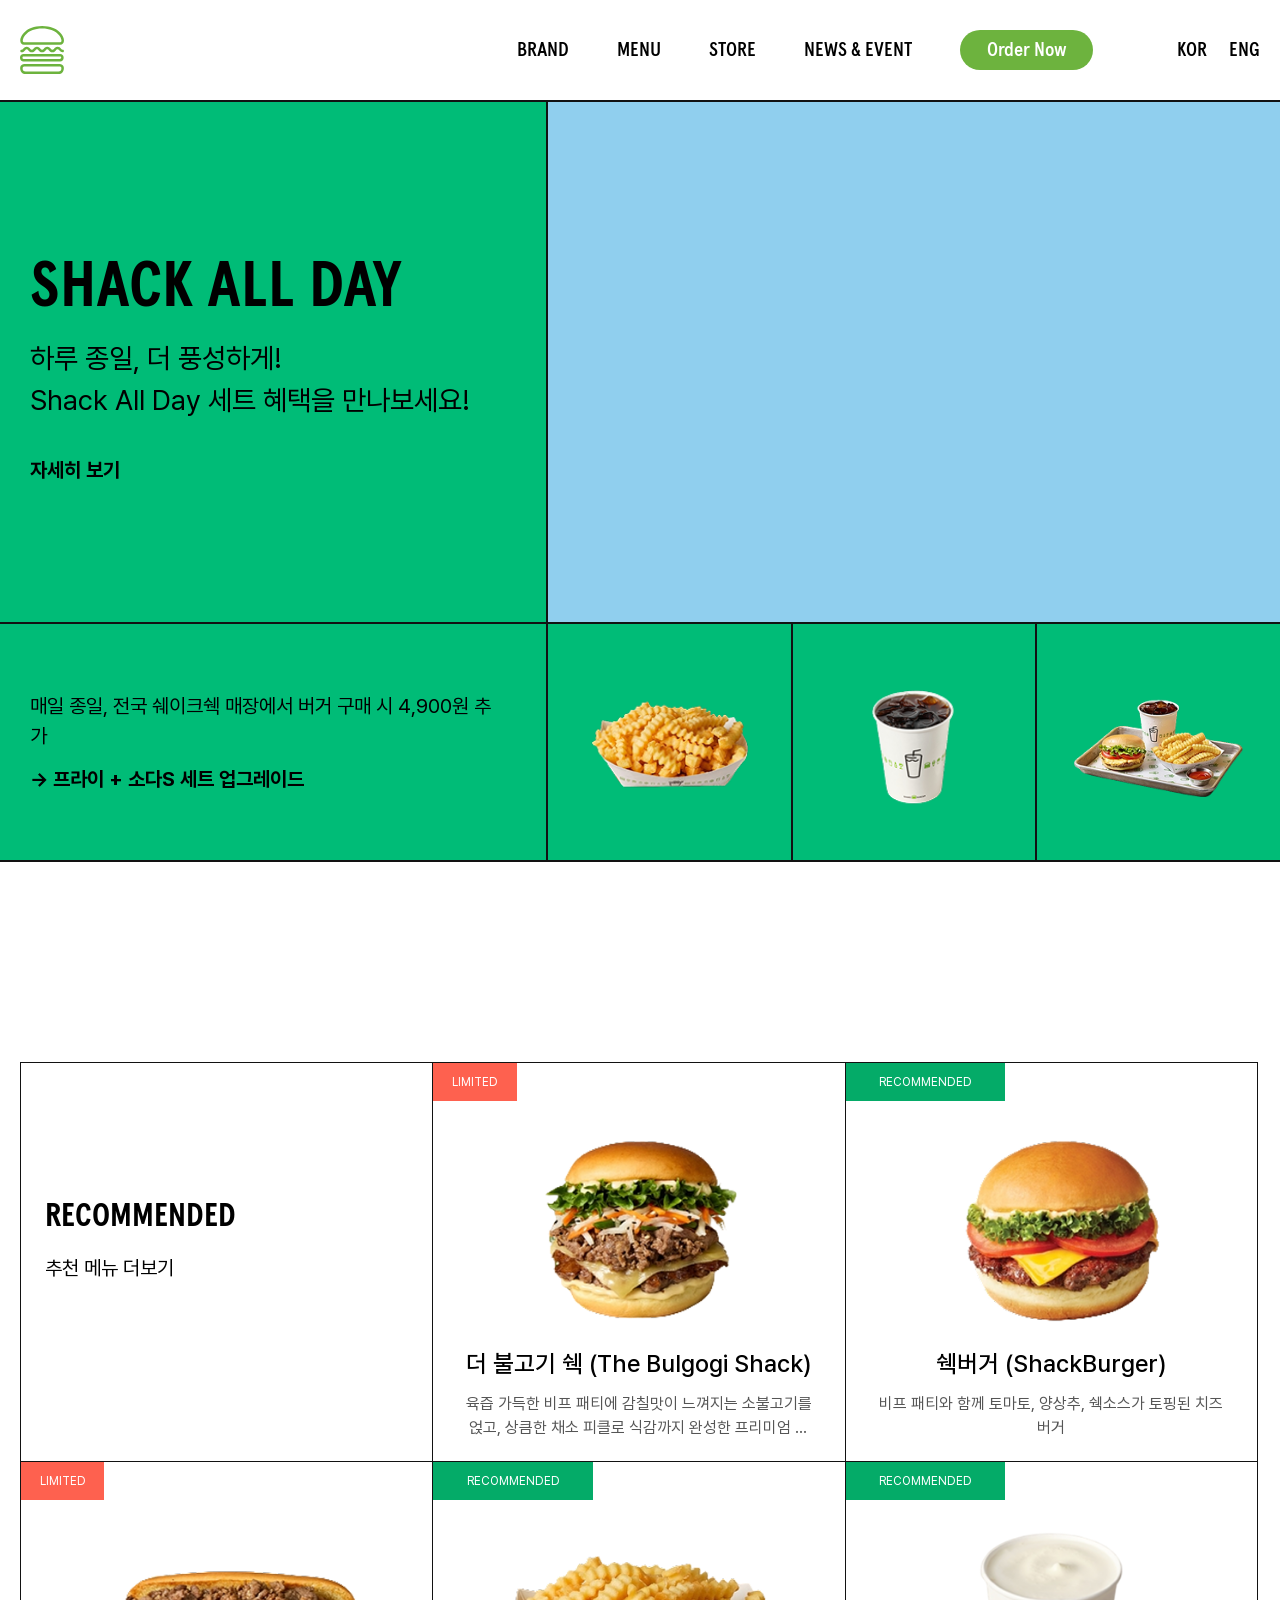
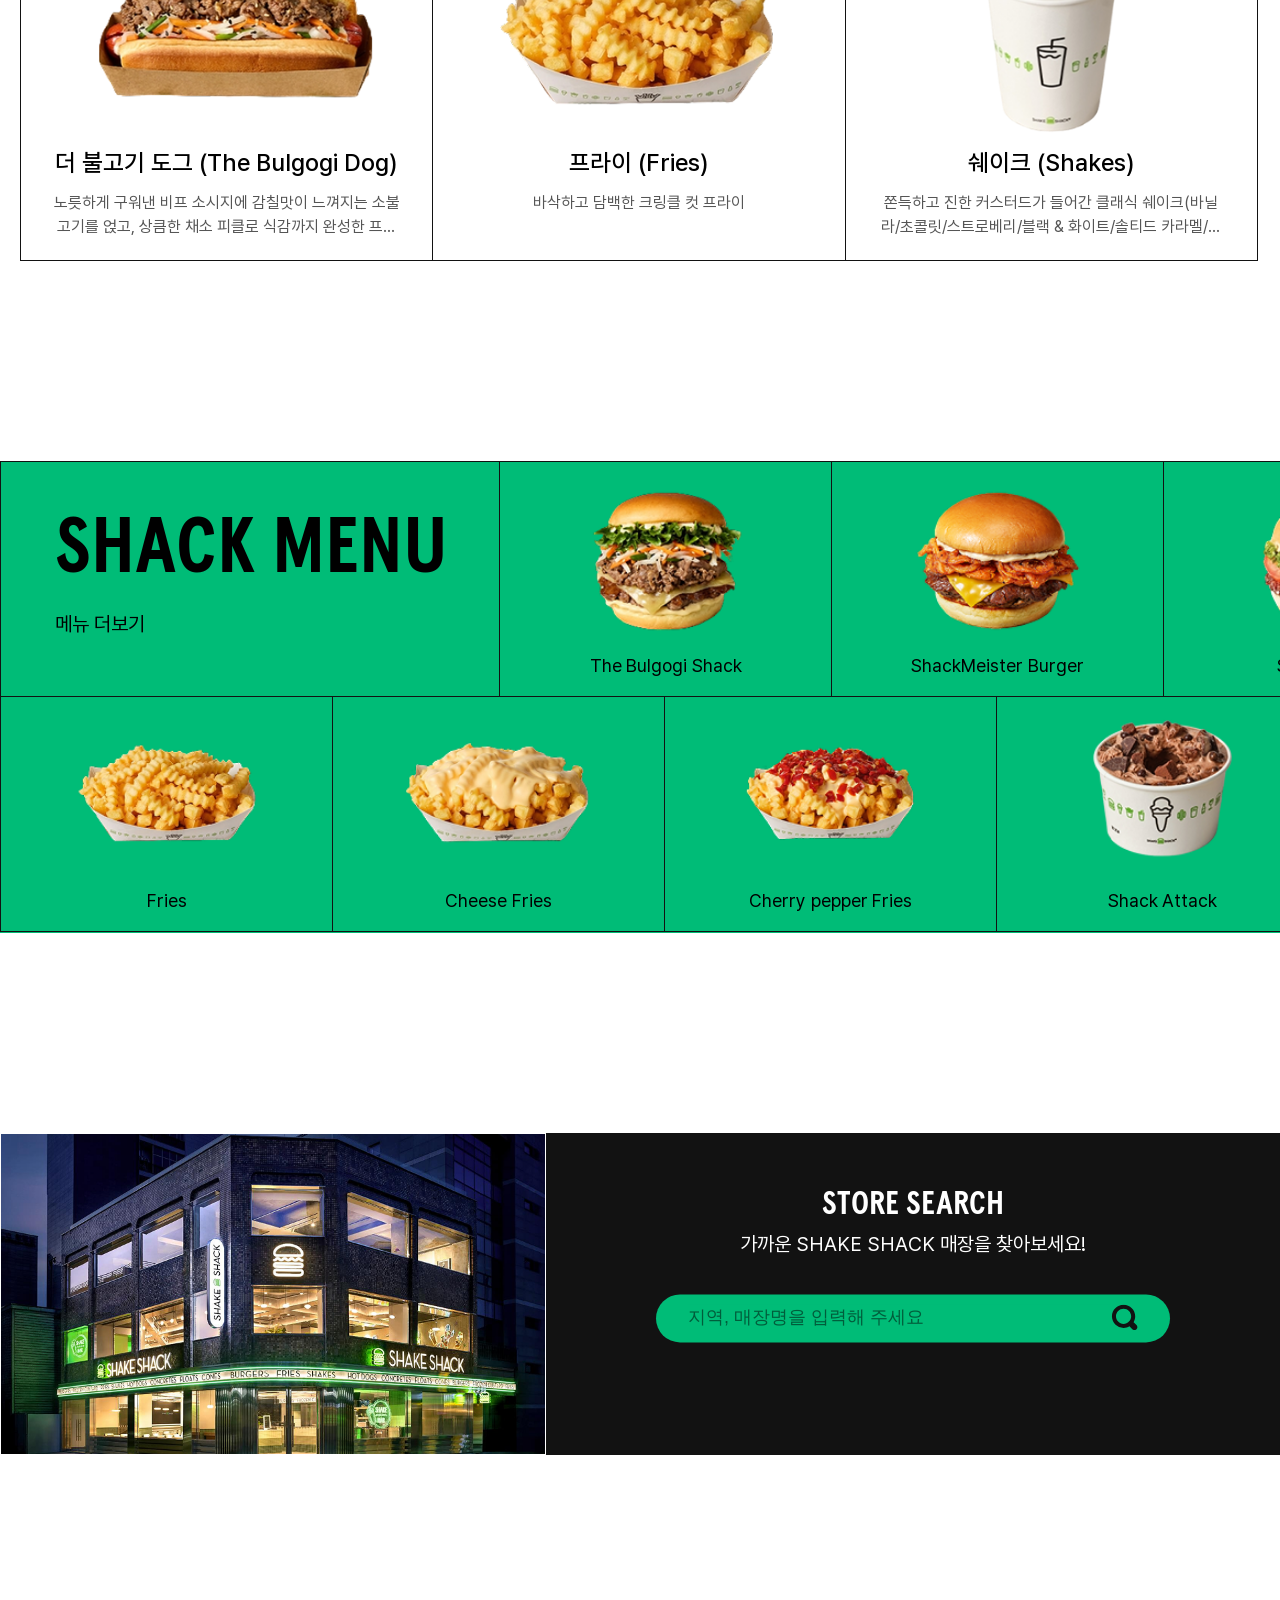
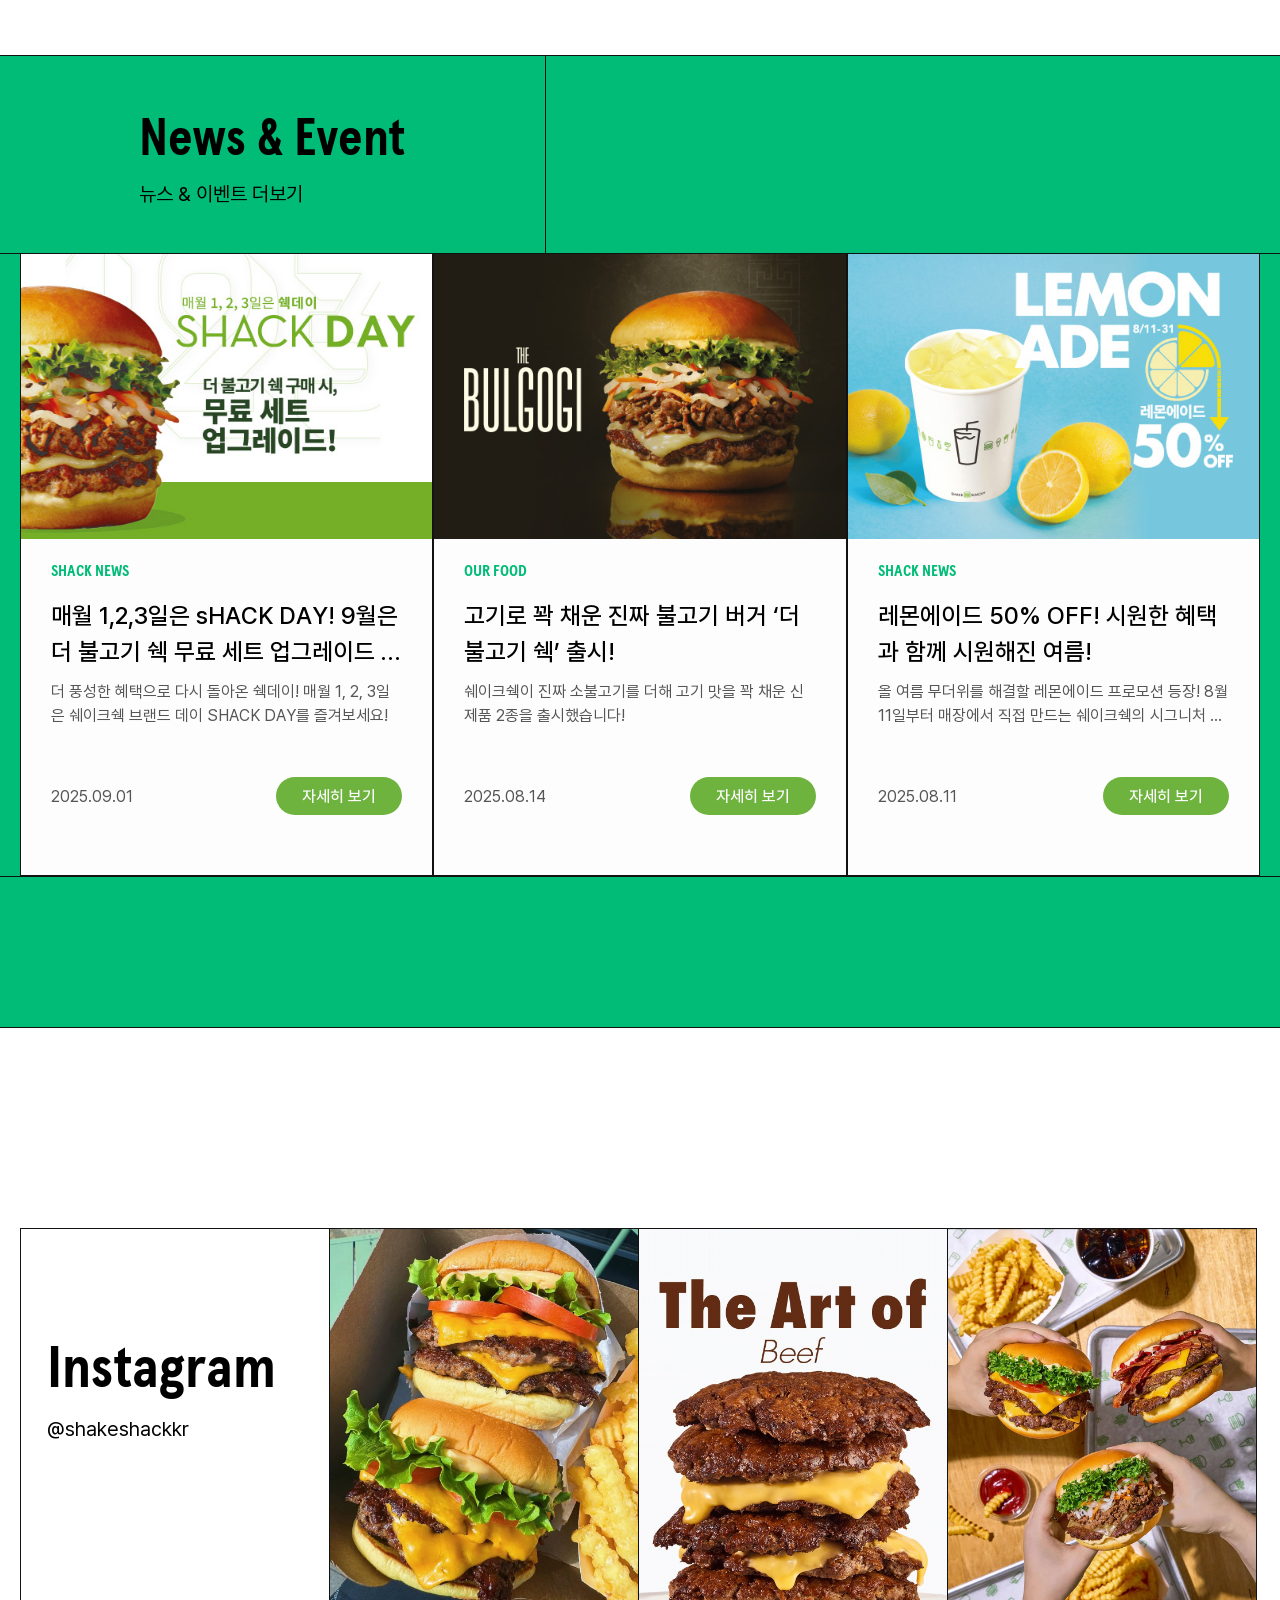
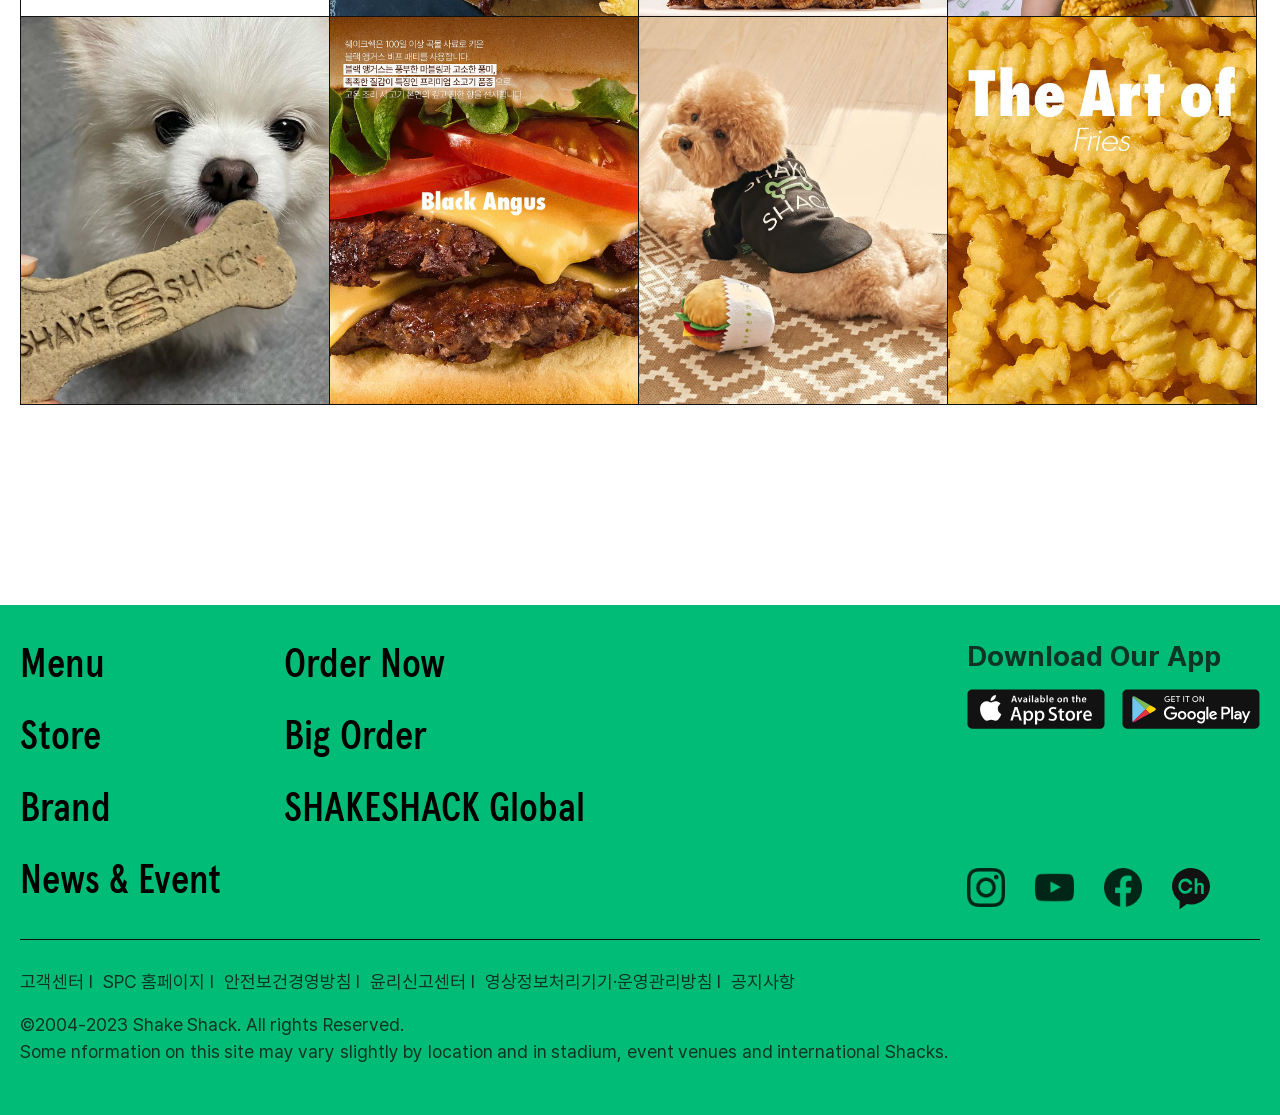
<file: index.html>
<!DOCTYPE html>
<html lang="ko">

<head>
    <meta charset="UTF-8">
    <meta name="viewport" content="width=device-width, initial-scale=1.0">
    <title>SHAKE SHACK</title>
    <link rel="stylesheet" href="css/main.css">
    <script>
         //코드 해석
        //'.nav_btn'이라는 클래스를 가진 요소를 찾아서, 클릭 이벤트를 추가하고, 
        //클릭 시 {중괄호 내용}을 실행시켜라.
        // {'.nav_mobile'이라는 클래스를 가진 요소를 찾아서, active라는 클래스를 추가해라}
        //'.close_btn'이라는 클래스를 가진 요소를 찾아서, 클릭 이벤트를 추가하고,
        //클릭 시 {중괄호 내용}을 실행시켜라.
        //{'.nav_mobile'이라는 클래스를 가진 요소를 찾아서 active라는 클래스를 제거해라}
        window.onload = () => {
            document.querySelector('.nav_btn').addEventListener('click', () => {
                document.querySelector('.nav_mobile').classList.add('active');
            });
            document.querySelector('.close_btn').addEventListener('click', () => {
                document.querySelector('.nav_mobile').classList.remove('active');
            });

        };//script end
    </script>
</head>

<body>
    <div id="fullpage">
        <div class="section" id="section0">
            <div id="wrap">

                <header class="header">
                    <div class="inner">
                        <h1 class="logo">
                            <a href="#"><img src="img/icon/logo.svg" alt="로고"></a>
                        </h1><!-- logo -->

                        <!-- 데스크탑.ver, 모바일.ver 각각 만들어주기 -->
                        <div class="nav_pc pc">
                            <ul class="gnb">
                                <li><a href="#">BRAND</a></li>
                                <li><a href="#">MENU</a></li>
                                <li><a href="#">STORE</a></li>
                                <li><a href="#">NEWS & EVENT</a></li>
                                <li><a href="#"></a></li>
                            </ul><!-- gnb -->

                            <ul class="lang_wrap pc">
                                <li><a href="#">KOR</li></a>
                                <li><a href="#">ENG</li></a>
                            </ul><!-- lang_wrap pc-->
                        </div><!-- nav_pc pc -->

                        <button class="nav_btn mobile"> <!-- 버튼img에 a태그 씌우지말 것!(버튼태그는 a태그와 쓰지않는다) -->
                            <img src="img/icon/menu-grn.svg" alt="메뉴버튼">
                        </button><!-- nav_btn end -->

                        <!-- nav 데스크탑.ver, 모바일.ver 각각 만들어주기 -->
                        <div class="nav_mobile mobile">
                            <button class="close_btn"> <!-- 버튼img에 a태그 씌우지말 것!(버튼태그는 a태그와 쓰지않는다) -->
                                <img src="img/icon/close.svg" alt="메뉴닫기">
                            </button><!-- close_btn end -->

                            <ul class="gnb">
                                <li><a href="#">BRAND</a></li>
                                <li><a href="#">MENU</a></li>
                                <li><a href="#">STORE</a></li>
                                <li><a href="#">NEWS & EVENT</a></li>
                                <li><a href="#"></a></li>
                            </ul><!-- gnb -->

                            <ul class="lang_wrap">
                                <li><a href="#">KOR</li></a>
                                <li><a href="#">ENG</li></a>
                            </ul><!-- lang_wrap -->
                        </div><!-- nav_mobile end -->

                    </div><!-- inner -->
                </header><!-- header -->

                <main class="main">
                    <section class="main_visual">

                        <div class="main_vis_wrap_01">
                            <div class="main_vis_text_sec_01">
                                <div class="text_wrap">
                                    <div class="title_text_wrap">
                                        <h2>SHACK ALL DAY</h2>
                                        <p>하루 종일, 더 풍성하게! </br>
                                            Shack All Day 세트 혜택을 만나보세요!</p>
                                    </div><!-- title_text_wrap -->
                                    <a href="#">
                                        <p>자세히 보기</p>
                                    </a>
                                </div><!-- text_wrap -->
                            </div><!-- main_vis_text_sec_01 -->

                            <div class="main_vis_img_sec_01">
                                <video src="img/main_vis_video.mp4" autoplay muted loop></video>
                                <video src="img/main_vis_video.mp4" autoplay muted loop></video>
                                <video src="img/main_vis_video.mp4" autoplay muted loop></video>
                            </div><!-- main_vis_img_sec_01 -->
                        </div><!-- main_vis_wrap_01 -->


                        <div class="main_vis_wrap_02">
                            <div class="main_vis_text_sec_02">
                                <div class="text_wrap">
                                    <p>매일 종일, 전국 쉐이크쉑 매장에서 버거 구매 시 4,900원 추가</p>
                                    <strong>→ 프라이 + 소다S 세트 업그레이드</strong>
                                </div><!-- text_wrap -->
                            </div><!-- main_vis_text_sec_02 -->

                            <div class="main_vis_list">
                                <div class="main_vis_item">
                                    <img src="img/fries.png" alt="메인비주얼_fries">
                                </div><!-- main_vis_item -->
                                <div class="main_vis_item">
                                    <img src="img/soda.png" alt="메인비주얼_soda">
                                </div><!-- main_vis_item -->
                                <div class="main_vis_item">
                                    <img src="img/쉑버거+프라이+소다.png" alt="메인비주얼_쉑버거+프라이+소다">
                                </div><!-- main_vis_item -->
                            </div><!-- main_vis_list -->

                        </div><!-- main_vis_wrap_02 -->
                    </section><!-- main_visual -->


                    <section class="section_rec">
                        <div class="inner">
                            <div class="rec_text">
                                <div class="text_wrap">
                                    <h2>RECOMMENDED</h2>
                                    <a href="#">
                                        <p>추천 메뉴 더보기</p>
                                    </a>
                                </div><!-- text_wrap -->
                            </div><!-- rec-text -->

                            <div class="item">
                                <a href="#">
                                    <div class="inner">
                                        <div class="image">
                                            <div class="badge">
                                                <p>LIMITED</p>
                                            </div><!-- badge -->
                                            <img src="img/더불고기쉑.png" alt="더불고기쉑">
                                        </div><!-- image -->
                                        <div class="text_wrap">
                                            <h3>더 불고기 쉑 (The Bulgogi Shack)</h3>
                                            <p>육즙 가득한 비프 패티에 감칠맛이 느껴지는 소불고기를 얹고, 상큼한 채소 피클로 식감까지 완성한 프리미엄 불고기 버거</p>
                                        </div><!-- text_wrap -->
                                    </div><!-- inner -->
                                </a>
                            </div><!-- item -->

                            <div class="item">
                                <a href="#">
                                    <div class="inner">

                                        <div class="image">
                                            <div class="badge">
                                                <p>RECOMMENDED</p>
                                            </div><!-- badge -->
                                            <img src="img/쉑버거.png" alt="쉑버거">
                                        </div><!-- image -->
                                        <div class="text_wrap">
                                            <h3>쉑버거 (ShackBurger)</h3>
                                            <p>비프 패티와 함께 토마토, 양상추, 쉑소스가 토핑된 치즈버거</p>
                                        </div><!-- text_wrap -->
                                    </div><!-- inner -->
                                </a>
                            </div><!-- item -->

                            <div class="item">
                                <a href="#">
                                    <div class="inner">

                                        <div class="image">
                                            <div class="badge">
                                                <p>LIMITED</p>
                                            </div><!-- badge -->
                                            <img src="img/더불고기도그.png" alt="더불고기도그">
                                        </div><!-- image -->
                                        <div class="text_wrap">
                                            <h3>더 불고기 도그 (The Bulgogi Dog)</h3>
                                            <p>노릇하게 구워낸 비프 소시지에 감칠맛이 느껴지는 소불고기를 얹고, 상큼한 채소 피클로 식감까지 완성한 프리미엄 불고기 도그
                                            </p>
                                        </div><!-- text_wrap -->
                                    </div><!-- inner -->
                                </a>
                            </div><!-- item -->

                            <div class="item">
                                <a href="#">
                                    <div class="inner">

                                        <div class="image">
                                            <div class="badge">
                                                <p>RECOMMENDED</p>
                                            </div><!-- badge -->
                                            <img src="img/프라이.png" alt="프라이">
                                        </div><!-- image -->
                                        <div class="text_wrap">
                                            <h3>프라이 (Fries)</h3>
                                            <p>바삭하고 담백한 크링클 컷 프라이</p>
                                        </div><!-- text_wrap -->
                                    </div><!-- inner -->
                                </a>
                            </div><!-- item -->

                            <div class="item">
                                <a href="#">
                                    <div class="inner">

                                        <div class="image">
                                            <div class="badge">
                                                <p>RECOMMENDED</p>
                                            </div><!-- badge -->
                                            <img src="img/쉐이크.png" alt="쉐이크">
                                        </div><!-- image -->
                                        <div class="text_wrap">
                                            <h3>쉐이크 (Shakes)</h3>
                                            <p>쫀득하고 진한 커스터드가 들어간 클래식 쉐이크(바닐라/초콜릿/스트로베리/블랙 & 화이트/솔티드 카라멜/피넛 버터/커피)
                                            </p>
                                        </div><!-- text_wrap -->
                                    </div><!-- inner -->
                                </a>
                            </div><!-- item -->
                        </div><!-- inner -->
                    </section><!-- section_rec -->

                    <section class="section_menu">
                        <div class="menu-01">
                            <div class="menu_text">
                                <div class="text_wrap">
                                    <h2>SHACK MENU</h2>
                                    <a href="#">
                                        <p>메뉴 더보기</p>
                                    </a>
                                </div><!-- text_wrap -->
                            </div><!-- menu_text -->

                            <div class="item">
                                <a href="#"><img src="img/The Bulgogi Shack.png" alt="The Bulgogi Shack"></a>
                                <p>The Bulgogi Shack</p>
                            </div><!-- item -->

                            <div class="item">
                                <a href=""><img src="img/ShackMeister Burger.png" alt="ShackMeister Burger"></a>
                                <p>ShackMeister Burger</p>
                            </div><!-- item -->

                            <div class="item">
                                <a href=""><img src="img/ShackBurger.png" alt="ShackBurger"></a>
                                <p>ShackBurger</p>
                            </div><!-- item -->

                            <div class="item">
                                <a href=""><img src="img/double bacon shackburger.png"
                                        alt="Double bacon shackburger"></a>
                                <p>Double bacon shackburger</p>
                            </div><!-- item -->

                            <div class="item">
                                <a href=""><img src="img/SmokeShack.png" alt="SmokeShack"></a>
                                <p>SmokeShack</p>
                            </div><!-- item -->

                            <div class="item">
                                <a href=""><img src="img/The Bulgogi Dog.png" alt="The Bulgogi Dog"></a>
                                <p>The Bulgogi Dog</p>
                            </div><!-- item -->
                        </div><!-- menu-01 -->

                        <div class="menu-02">
                            <div class="item">
                                <a href=""><img src="img/Fries-02.png" alt="Fries"></a>
                                <p>Fries</p>
                            </div><!-- item -->

                            <div class="item">
                                <a href=""><img src="img/Cheese Fries.png" alt="Cheese Fries"></a>
                                <p>Cheese Fries</p>
                            </div><!-- item -->

                            <div class="item">
                                <a href=""><img src="img/cherry pepper Fries.png" alt="Cherry pepper Fries"></a>
                                <p>Cherry pepper Fries</p>
                            </div><!-- item -->

                            <div class="item">
                                <a href=""><img src="img/Shack Attack.png" alt="Shack Attack"></a>
                                <p>Shack Attack</p>
                            </div><!-- item -->

                            <div class="item">
                                <a href=""><img src="img/Fly Me to the Shack.png" alt="Fly Me to the Shack"></a>
                                <p>Fly Me to the Shack</p>
                            </div><!-- item -->

                            <div class="item">
                                <a href=""><img src="img/vanilla Shakes.png" alt="Vanilla Shakes"></a>
                                <p>Vanilla Shakes</p>
                            </div><!-- item -->

                            <div class="item">
                                <a href=""><img src="img/Lemonade.png" alt="Lemonade"></a>
                                <p>Lemonade</p>
                            </div><!-- item -->
                        </div><!-- menu-02 -->
                    </section><!-- section_menu -->

                    <section class="section_store">
                        <div class="store_left">
                            <img src="img/store.png" alt="store">
                        </div><!-- store_left -->

                        <div class="store_right">
                            <div class="inner">
                                <div class="text_wrap">
                                    <h2>STORE SEARCH</h2>
                                    <p>가까운 SHAKE SHACK 매장을 찾아보세요!</p>
                                </div><!-- text_wrap -->

                                <form action="">
                                    <div class="search_box">
                                        <!-- <label for="search1"></label> -->
                                        <input type="text" name="search" id="" required placeholder="지역, 매장명을 입력해 주세요">
                                        <a href="#"><img src="img/icon/ic24-search _black.svg" alt="검색"></a>
                                    </div><!-- search_box -->

                            </div><!-- inner -->
                        </div><!-- store_right -->
                    </section><!-- section_store -->


                    <section class="section_event_pc pc">
                        <div class="gird_wrap01">
                            <div class="text_sec">
                                <div class="text_wrap">
                                    <h2>News & Event</h2>
                                    <a href="#">
                                        <p>뉴스 & 이벤트 더보기</p>
                                    </a>
                                </div><!-- text_wrap -->
                            </div><!-- text_sec -->
                            <div class="gird"></div>
                        </div><!-- gird_wrap01 -->

                        <div class="gird_wrap02">
                            <div class="list">
                                <div class="item">
                                    <div class="image">
                                        <img src="img/이벤트1.jpg" alt="이벤트1">
                                    </div><!-- image -->
                                    <div class="text">
                                        <div class="inner">
                                            <div class="text_wrap">
                                                <div class="sort">
                                                    <strong>SHACK NEWS</strong>
                                                </div><!-- sort -->
                                                <div class="title_wrap">
                                                    <h2>매월 1,2,3일은 sHACK DAY! 9월은 더 불고기 쉑 무료 세트 업그레이드 혜택</h2>
                                                    <p>더 풍성한 혜택으로 다시 돌아온 쉑데이! 매월 1, 2, 3일은 쉐이크쉑 브랜드 데이 SHACK DAY를 즐겨보세요!
                                                    </p>
                                                </div><!-- title_wrap -->
                                            </div><!-- text_wrap -->
                                            <div class="date_wrap">
                                                <p>2025.09.01</p>
                                                <div class="button">
                                                    <a href="#">자세히 보기</a>
                                                </div><!-- button -->
                                            </div><!-- date_wrap -->
                                        </div><!-- inner -->
                                    </div><!-- text -->
                                </div><!-- item -->

                                <div class="item">
                                    <div class="image">
                                        <img src="img/이벤트2.jpg" alt="이벤트2">
                                    </div><!-- image -->
                                    <div class="text">
                                        <div class="inner">
                                            <div class="text_wrap">
                                                <div class="sort">
                                                    <strong>OUR FOOD</strong>
                                                </div><!-- sort -->
                                                <div class="title_wrap">
                                                    <h2>고기로 꽉 채운 진짜 불고기 버거 ‘더 불고기 쉑’ 출시!</h2>
                                                    <p>쉐이크쉑이 진짜 소불고기를 더해 고기 맛을 꽉 채운 신제품 2종을 출시했습니다!</p>
                                                </div><!-- title_wrap -->
                                            </div><!-- text_wrap -->
                                            <div class="date_wrap">
                                                <p>2025.08.14</p>
                                                <div class="button">
                                                    <a href="#">자세히 보기</a>
                                                </div><!-- button -->
                                            </div><!-- date_wrap -->
                                        </div><!-- inner -->
                                    </div><!-- text -->
                                </div><!-- item -->

                                <div class="item">
                                    <div class="image">
                                        <img src="img/이벤트3.jpg" alt="이벤트3">
                                    </div><!-- image -->
                                    <div class="text">
                                        <div class="inner">
                                            <div class="text_wrap">
                                                <div class="sort">
                                                    <strong>SHACK NEWS</strong>
                                                </div><!-- sort -->
                                                <div class="title_wrap">
                                                    <h2>레몬에이드 50% OFF! 시원한 혜택과 함께 시원해진 여름!</h2>
                                                    <p>올 여름 무더위를 해결할 레몬에이드 프로모션 등장! 8월 11일부터 매장에서 직접 만드는 쉐이크쉑의 시그니처
                                                        레몬에이드를
                                                        50% 할인된 가격으로 만나보세요. 이번 여름은 쾌적한 쉐이크쉑</p>
                                                </div><!-- title_wrap -->
                                            </div><!-- text_wrap -->
                                            <div class="date_wrap">
                                                <p>2025.08.11</p>
                                                <div class="button">
                                                    <a href="#">자세히 보기</a>
                                                </div><!-- button -->
                                            </div><!-- date_wrap -->
                                        </div><!-- inner -->
                                    </div><!-- text -->
                                </div><!-- item -->
                            </div><!-- list -->
                        </div><!-- gird_wrap02 -->

                        <div class="gird_wrap03"></div>
                    </section><!-- section_event_pc pc-->


                    <section class="section_event_mobile mobile">
                         <div class="list">
                                <div class="item">
                                    <div class="image">
                                        <img src="img/이벤트1.jpg" alt="이벤트1">
                                    </div><!-- image -->
                                    <div class="text">
                                        <div class="inner">
                                            <div class="text_wrap">
                                                <div class="sort">
                                                    <strong>SHACK NEWS</strong>
                                                </div><!-- sort -->
                                                <div class="title_wrap">
                                                    <h2>매월 1,2,3일은 sHACK DAY! 9월은 더 불고기 쉑 무료 세트 업그레이드 혜택</h2>
                                                    <p>더 풍성한 혜택으로 다시 돌아온 쉑데이! 매월 1, 2, 3일은 쉐이크쉑 브랜드 데이 SHACK DAY를 즐겨보세요!
                                                    </p>
                                                </div><!-- title_wrap -->
                                            </div><!-- text_wrap -->
                                            <div class="date_wrap">
                                                <p>2025.09.01</p>
                                                <div class="button">
                                                    <a href="#">자세히 보기</a>
                                                </div><!-- button -->
                                            </div><!-- date_wrap -->
                                        </div><!-- inner -->
                                    </div><!-- text -->
                                </div><!-- item -->

                                <div class="item">
                                    <div class="image">
                                        <img src="img/이벤트2.jpg" alt="이벤트2">
                                    </div><!-- image -->
                                    <div class="text">
                                        <div class="inner">
                                            <div class="text_wrap">
                                                <div class="sort">
                                                    <strong>OUR FOOD</strong>
                                                </div><!-- sort -->
                                                <div class="title_wrap">
                                                    <h2>고기로 꽉 채운 진짜 불고기 버거 ‘더 불고기 쉑’ 출시!</h2>
                                                    <p>쉐이크쉑이 진짜 소불고기를 더해 고기 맛을 꽉 채운 신제품 2종을 출시했습니다!</p>
                                                </div><!-- title_wrap -->
                                            </div><!-- text_wrap -->
                                            <div class="date_wrap">
                                                <p>2025.08.14</p>
                                                <div class="button">
                                                    <a href="#">자세히 보기</a>
                                                </div><!-- button -->
                                            </div><!-- date_wrap -->
                                        </div><!-- inner -->
                                    </div><!-- text -->
                                </div><!-- item -->

                                <div class="item">
                                    <div class="image">
                                        <img src="img/이벤트3.jpg" alt="이벤트3">
                                    </div><!-- image -->
                                    <div class="text">
                                        <div class="inner">
                                            <div class="text_wrap">
                                                <div class="sort">
                                                    <strong>SHACK NEWS</strong>
                                                </div><!-- sort -->
                                                <div class="title_wrap">
                                                    <h2>레몬에이드 50% OFF! 시원한 혜택과 함께 시원해진 여름!</h2>
                                                    <p>올 여름 무더위를 해결할 레몬에이드 프로모션 등장! 8월 11일부터 매장에서 직접 만드는 쉐이크쉑의 시그니처
                                                        레몬에이드를
                                                        50% 할인된 가격으로 만나보세요. 이번 여름은 쾌적한 쉐이크쉑</p>
                                                </div><!-- title_wrap -->
                                            </div><!-- text_wrap -->
                                            <div class="date_wrap">
                                                <p>2025.08.11</p>
                                                <div class="button">
                                                    <a href="#">자세히 보기</a>
                                                </div><!-- button -->
                                            </div><!-- date_wrap -->
                                        </div><!-- inner -->
                                    </div><!-- text -->
                                </div><!-- item -->
                            </div><!-- list -->

                    </section><!-- section_event_mobile mobile -->


                    <section class="section_insta">
                        <div class="inner">
                            <div class="insta_text">
                                <div class="text_wrap">
                                    <h2>Instagram</h2>
                                    <a href="https://www.instagram.com/shakeshackkr/" target="_blank">
                                        <p>@shakeshackkr</p>
                                    </a>
                                </div><!-- text_wrap -->
                            </div><!-- insta_text -->

                            <div class="image">
                                <img src="img/인스타1.jpg" alt="인스타1">
                            </div><!-- image -->
                            <div class="image">
                                <img src="img/인스타4.jpg" alt="인스타2">
                            </div><!-- image -->
                            <div class="image">
                                <img src="img/인스타3.jpg" alt="인스타3">
                            </div><!-- image -->
                            <div class="image">
                                <img src="img/인스타7.jpg" alt="인스타4">
                            </div><!-- image -->
                            <div class="image">
                                <img src="img/인스타5.jpg" alt="인스타5">
                            </div><!-- image -->
                            <div class="image">
                                <img src="img/인스타8.jpg" alt="인스타7">
                            </div><!-- image -->
                            <div class="image">
                                <img src="img/인스타2.jpg" alt="인스타8">
                            </div><!-- image -->
                        </div><!-- inner -->
                    </section><!-- section_insta -->
                </main><!-- main -->


                <footer class="footer">
                    <div class="inner">
                        <div class="footer_01">
                            <div class="nav_wrap">
                                <ul class="nav_01">
                                    <li><a href="#">Menu</a></li>
                                    <li><a href="#">Store</a></li>
                                    <li><a href="#">Brand</a></li>
                                    <li><a href="#">News & Event</a></li>
                                </ul><!-- nav_01 -->

                                <ul class="nav_02">
                                    <li><a href="#">Order Now</a></li>
                                    <li><a href="#">Big Order</a></li>
                                    <li><a href="#">SHAKESHACK Global</a></li>
                                </ul><!-- nav_02 -->
                            </div><!-- nav_wrap -->

                            <div class="right_wrap">
                                <div class="download_wrap">
                                    <p>Download Our App</p>
                                    <div class="icon_wrap">
                                        <a
                                            href="https://api.happypointcard.com/page/happy-story/happy-story-view.spc?idx=2477&share=Y"target="_blank"><img
                                                src="img/icon/app_appstore.svg" alt="애플app다운로드"></a>
                                        <a
                                            href="https://api.happypointcard.com/page/happy-story/happy-story-view.spc?idx=2477&share=Y"target="_blank"><img
                                                src="img/icon/app_googleplay .svg" alt="구글app다운로드"></a>
                                    </div><!-- icon_wrap -->
                                </div><!-- download_wrap -->

                                <ul class="sns">
                                    <li><a href="https://www.instagram.com/shakeshackkr/"target="_blank"><img
                                                src="img/icon/Instagram.png" alt="인스타그램"></a></li>
                                    <li><a href="https://www.youtube.com/channel/UCw86ggEkvY8_RXpvCFjNS6g"target="_blank"><img
                                                src="img/icon/YouTube.png" alt="유튜브"></a></li>
                                    <li><a href="https://www.facebook.com/shakeshackkorea"target="_blank"><img
                                                src="img/icon/Facebook.png" alt="페이스북"></a></li>
                                    <li><a href="https://pf.kakao.com/_xdlBDj"target="_blank"><img src="img/icon/kakao.svg"
                                                alt="카카오채널"></a></li>
                                </ul><!-- sns -->
                            </div><!-- right_wrap -->
                        </div><!-- footer_01 -->

                        <div class="line"></div> <!-- 밑줄 가상요소 선택자 -->

                        <div class="footer_02">
                            <ul class="info_wrap">
                                <li><a href="#">고객센터 I</a></li>
                                <li><a href="#">SPC 홈페이지 I</a></li>
                                <li><a href="#">안전보건경영방침 I</a></li>
                                <li><a href="#">윤리신고센터 I</a></li>
                                <li><a href="#">영상정보처리기기·운영관리방침 I</a></li>
                                <li><a href="#">공지사항</a></li>
                            </ul><!-- info_wrap -->

                            <div class="copyright">
                                <p>©2004-2023 Shake Shack. All rights Reserved.</p>
                                <p>Some nformation on this site may vary slightly by location and in stadium, event
                                    venues and international Shacks.</p>
                            </div><!-- copyright -->
                        </div><!-- footer_02 -->
                    </div><!-- inner -->
                </footer><!-- footer -->

            </div><!-- wrap -->

        </div><!-- section fp-auto-height-responsive -->
    </div><!-- fullpage -->
</body>

</html>
</file>
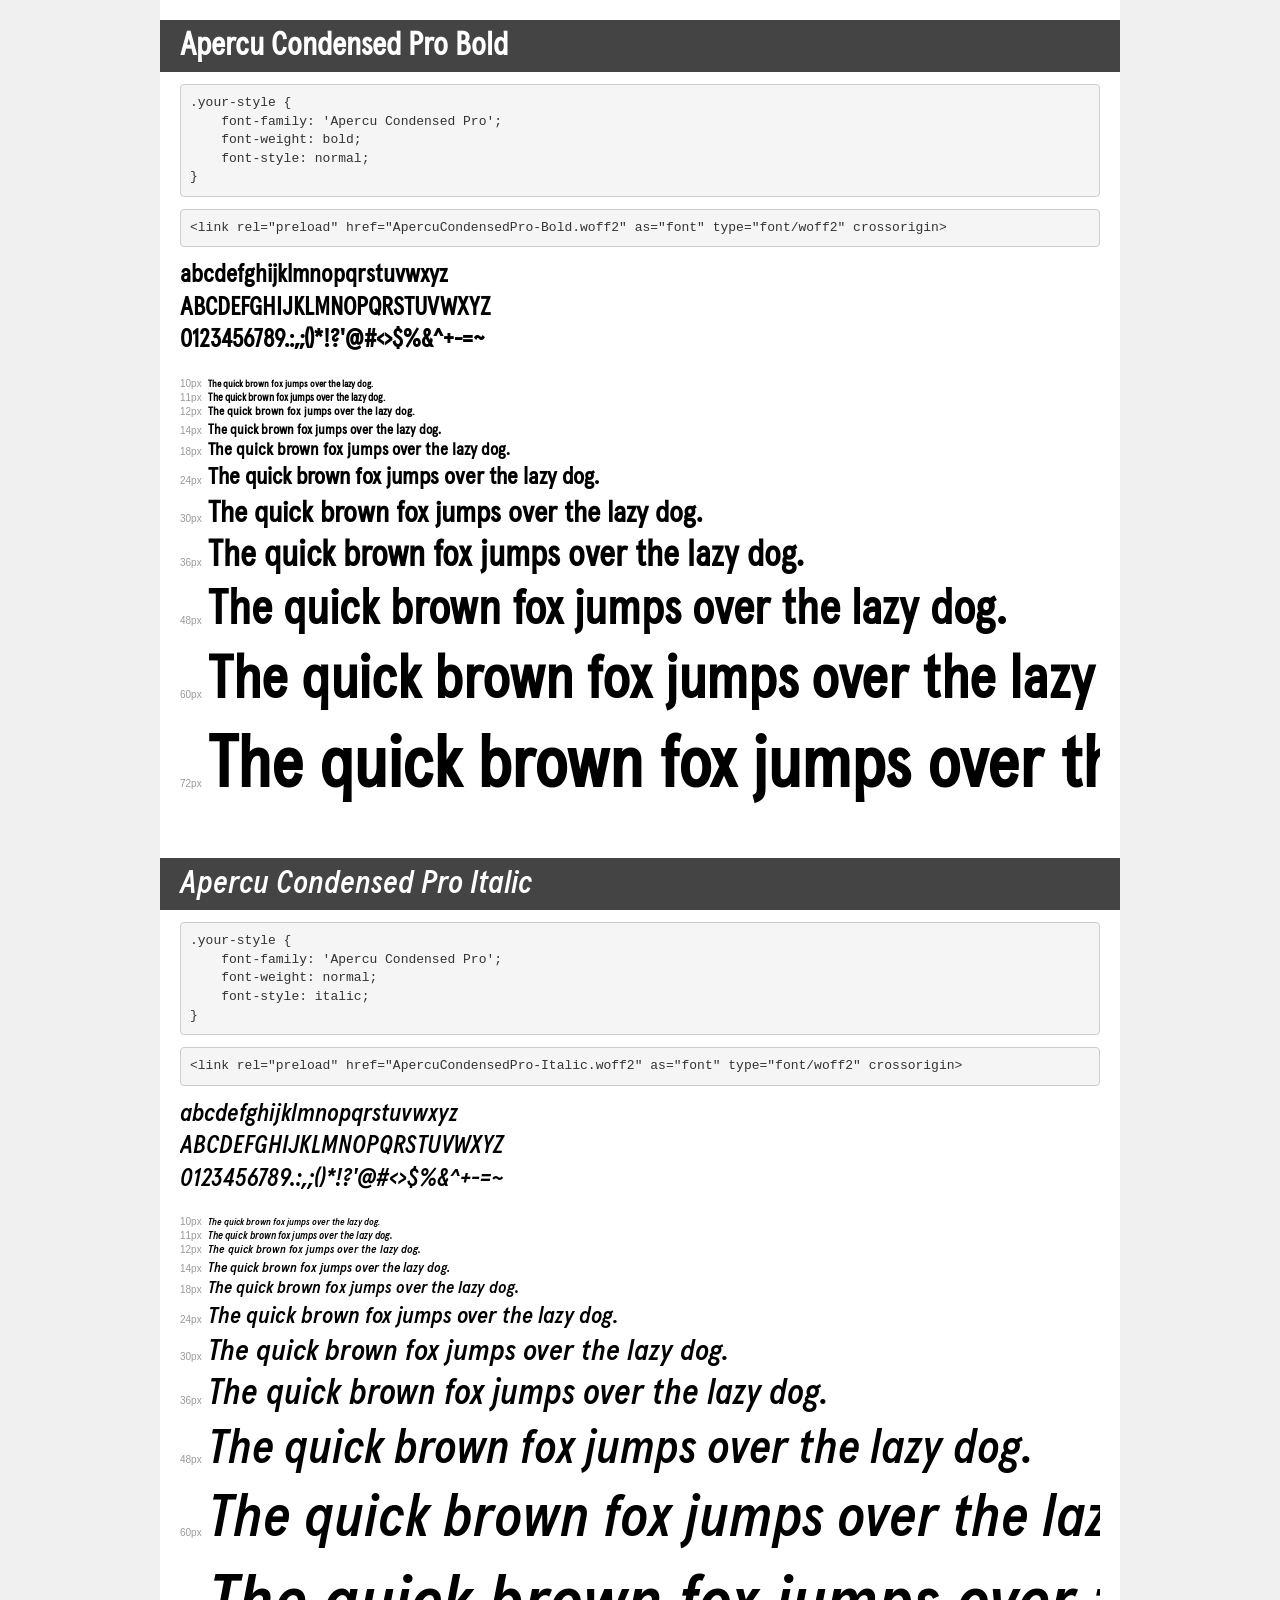
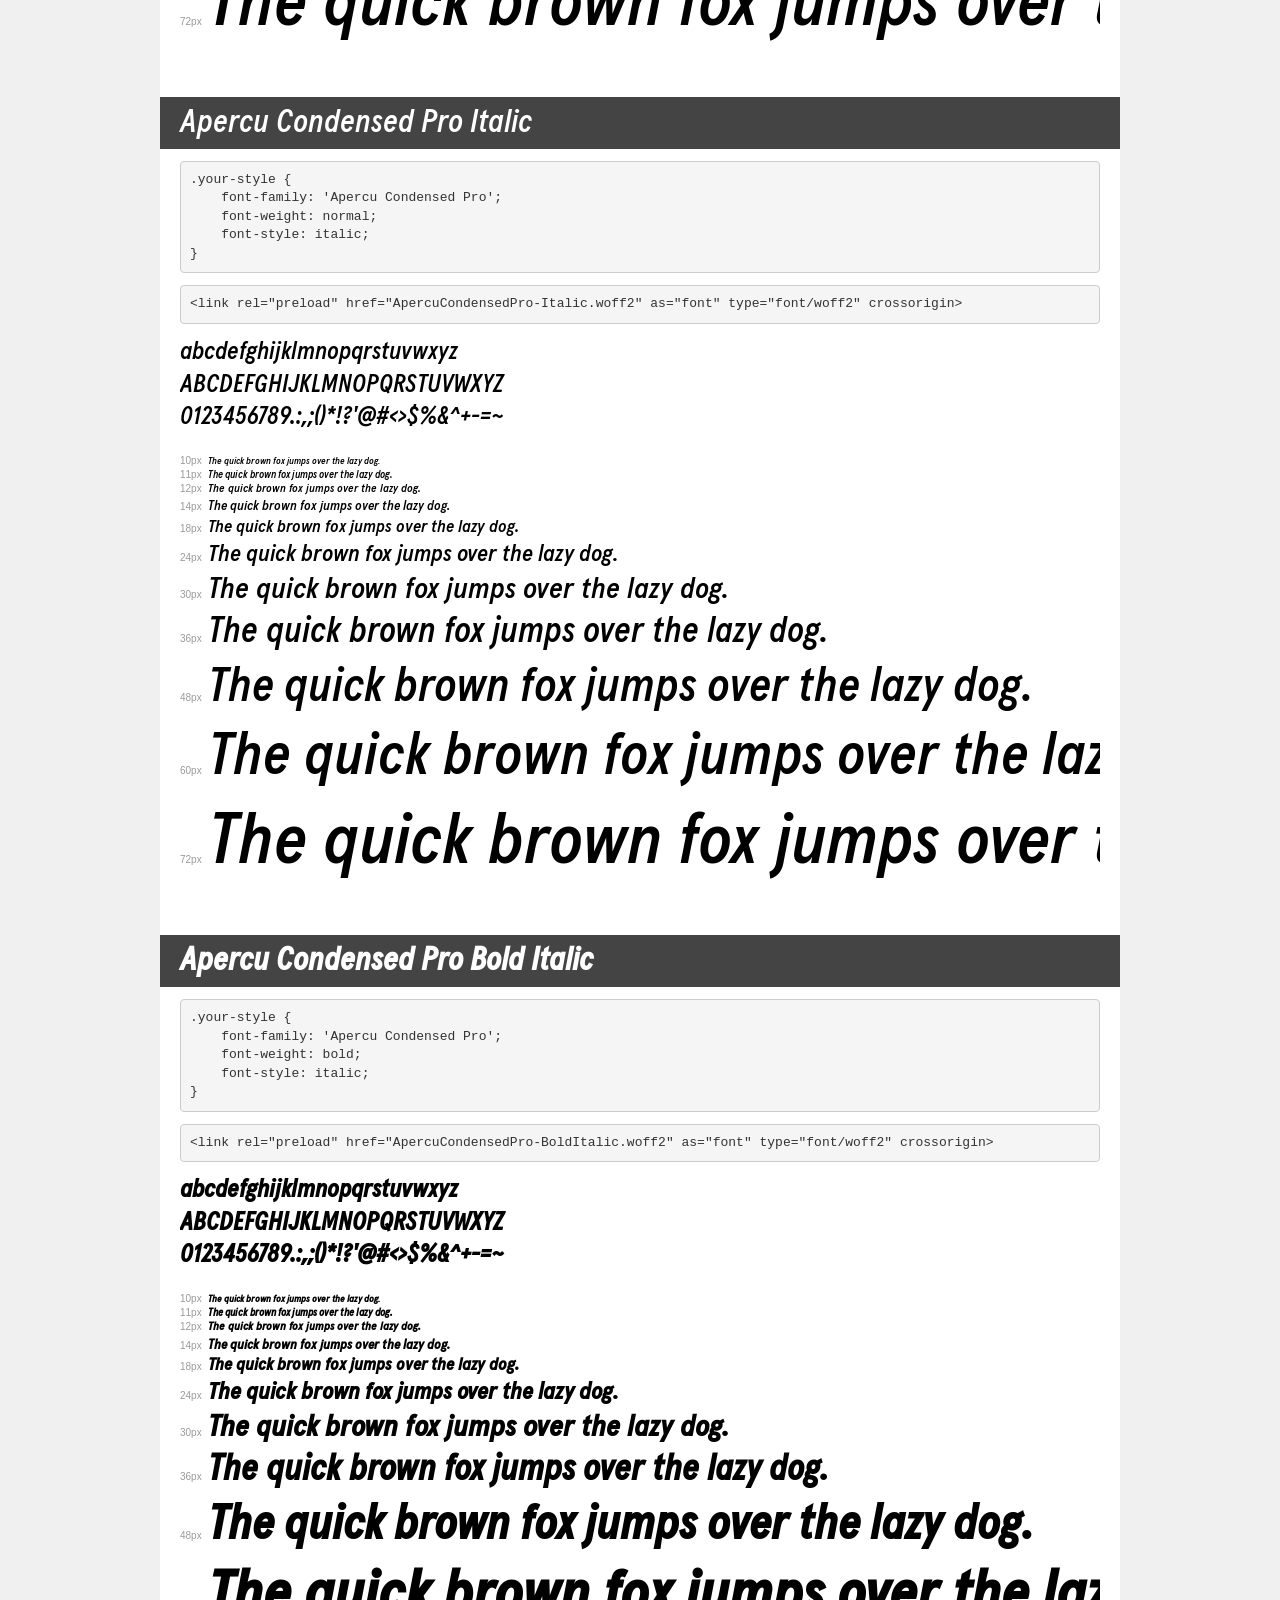
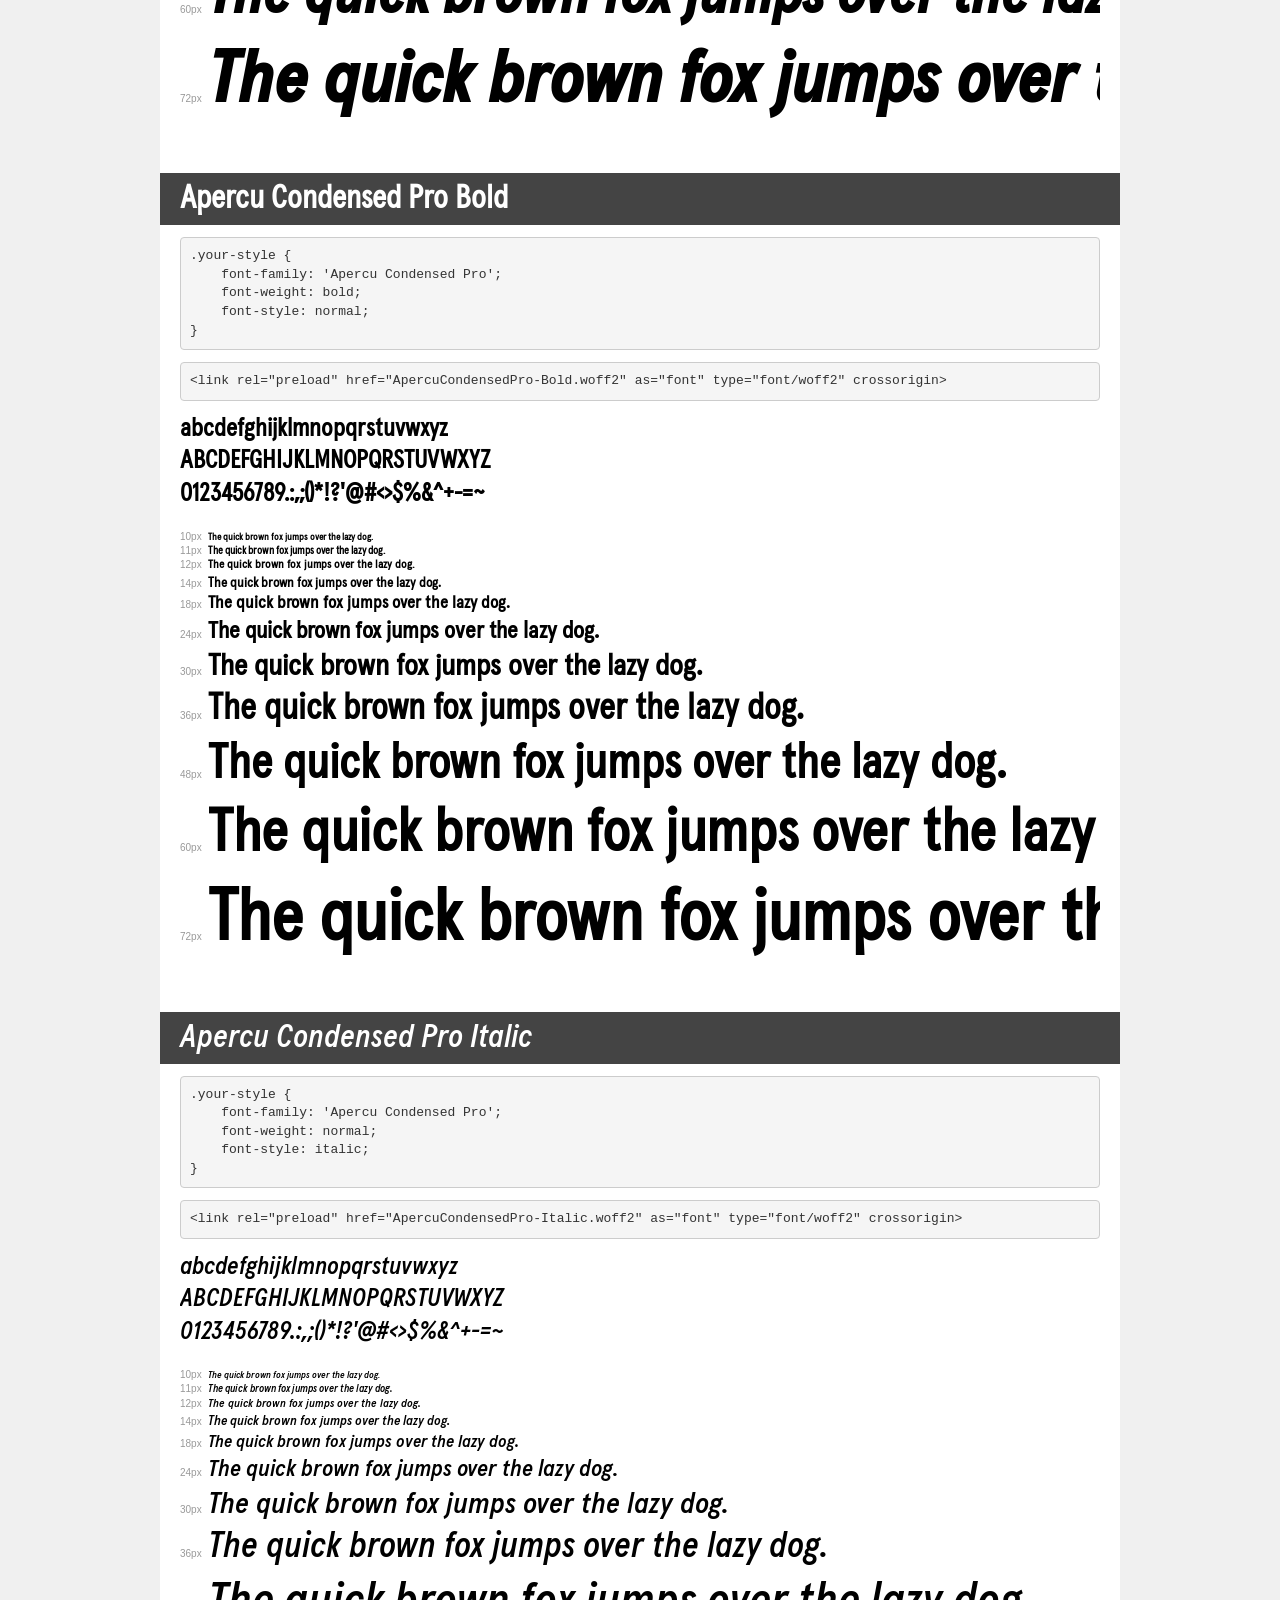
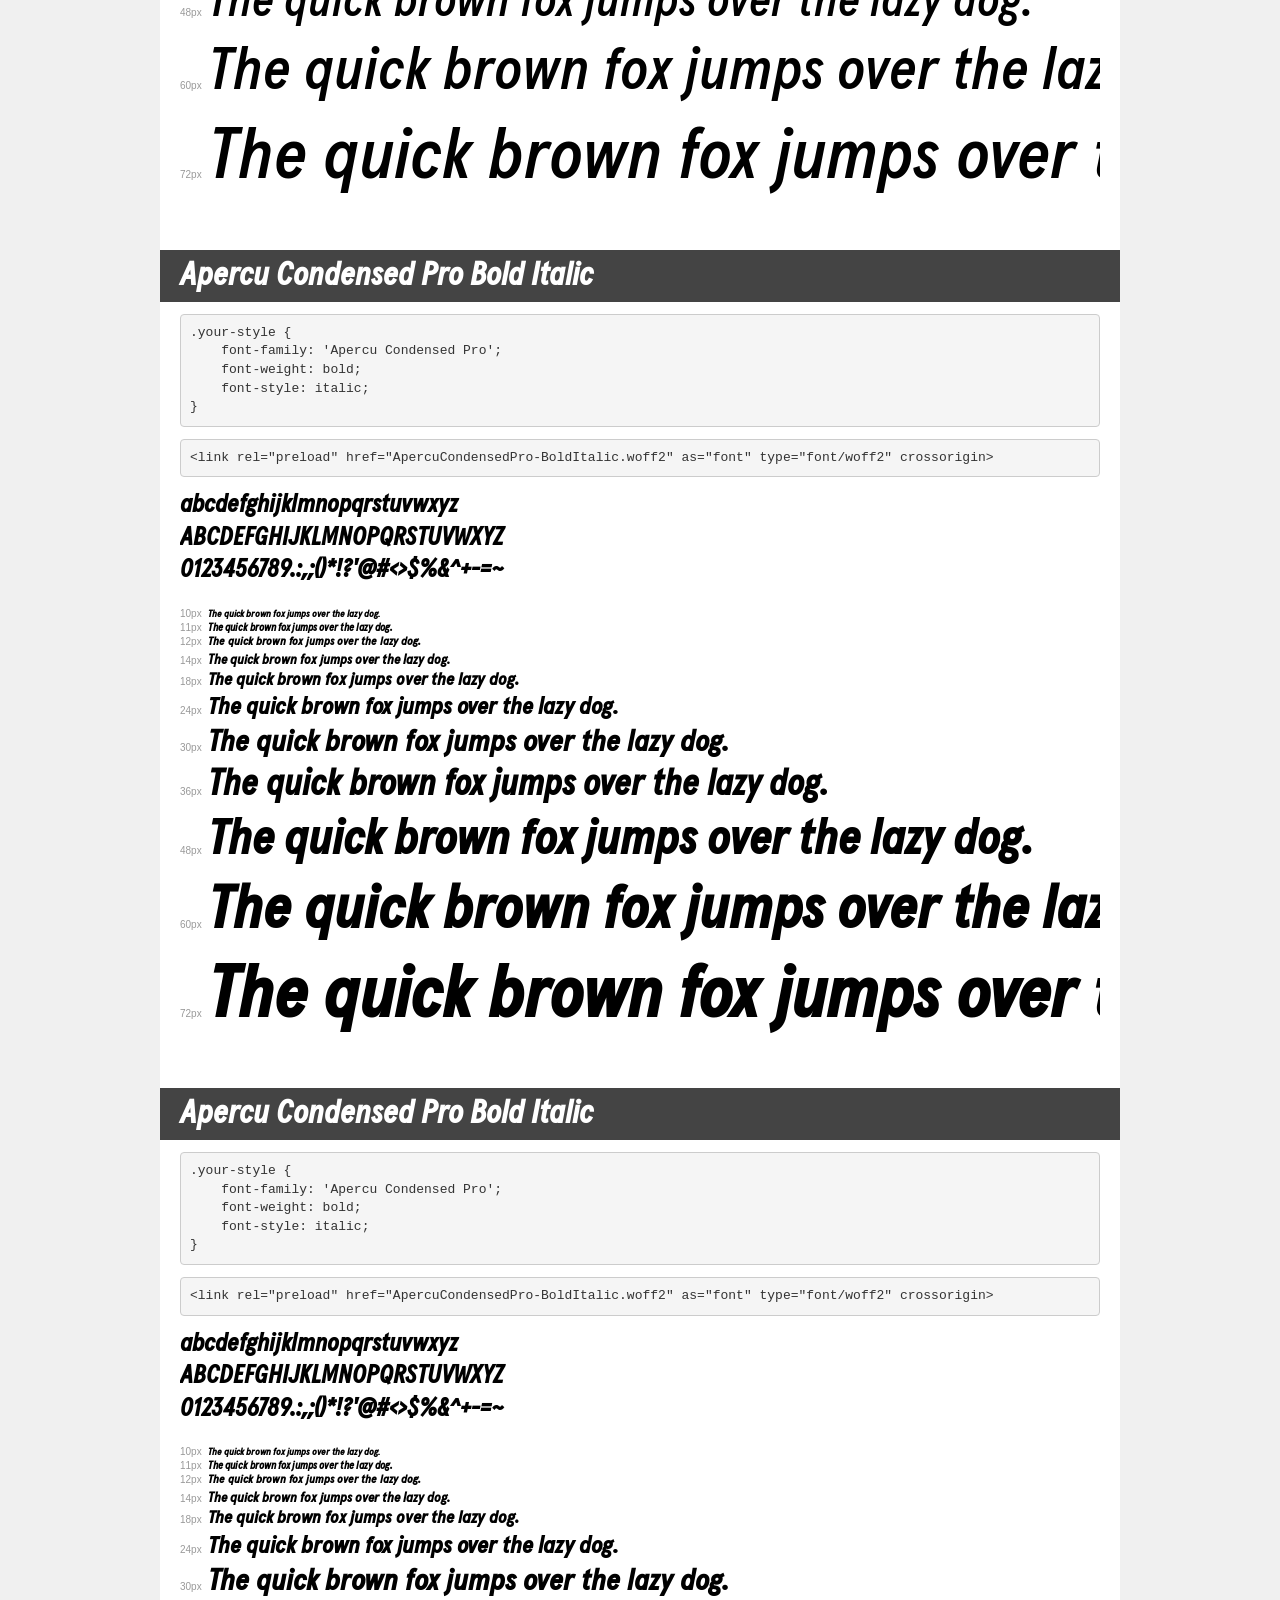
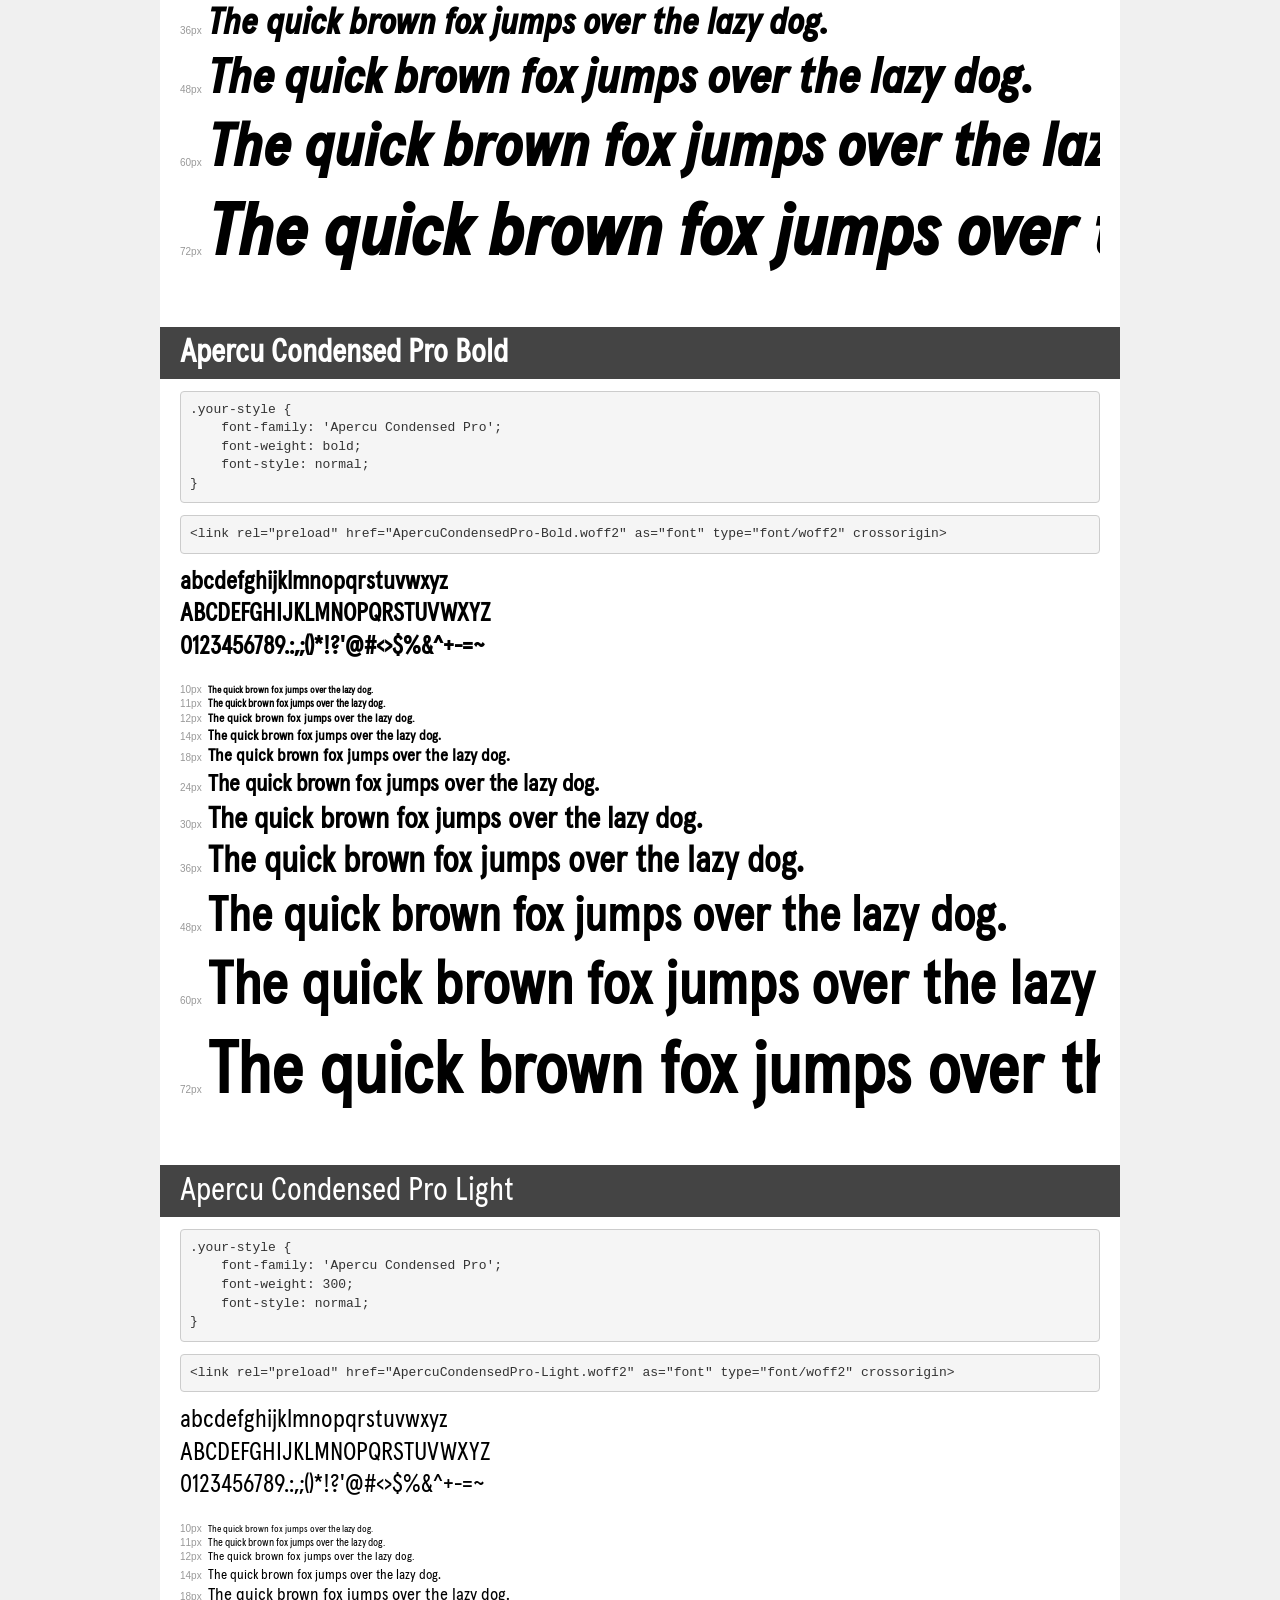
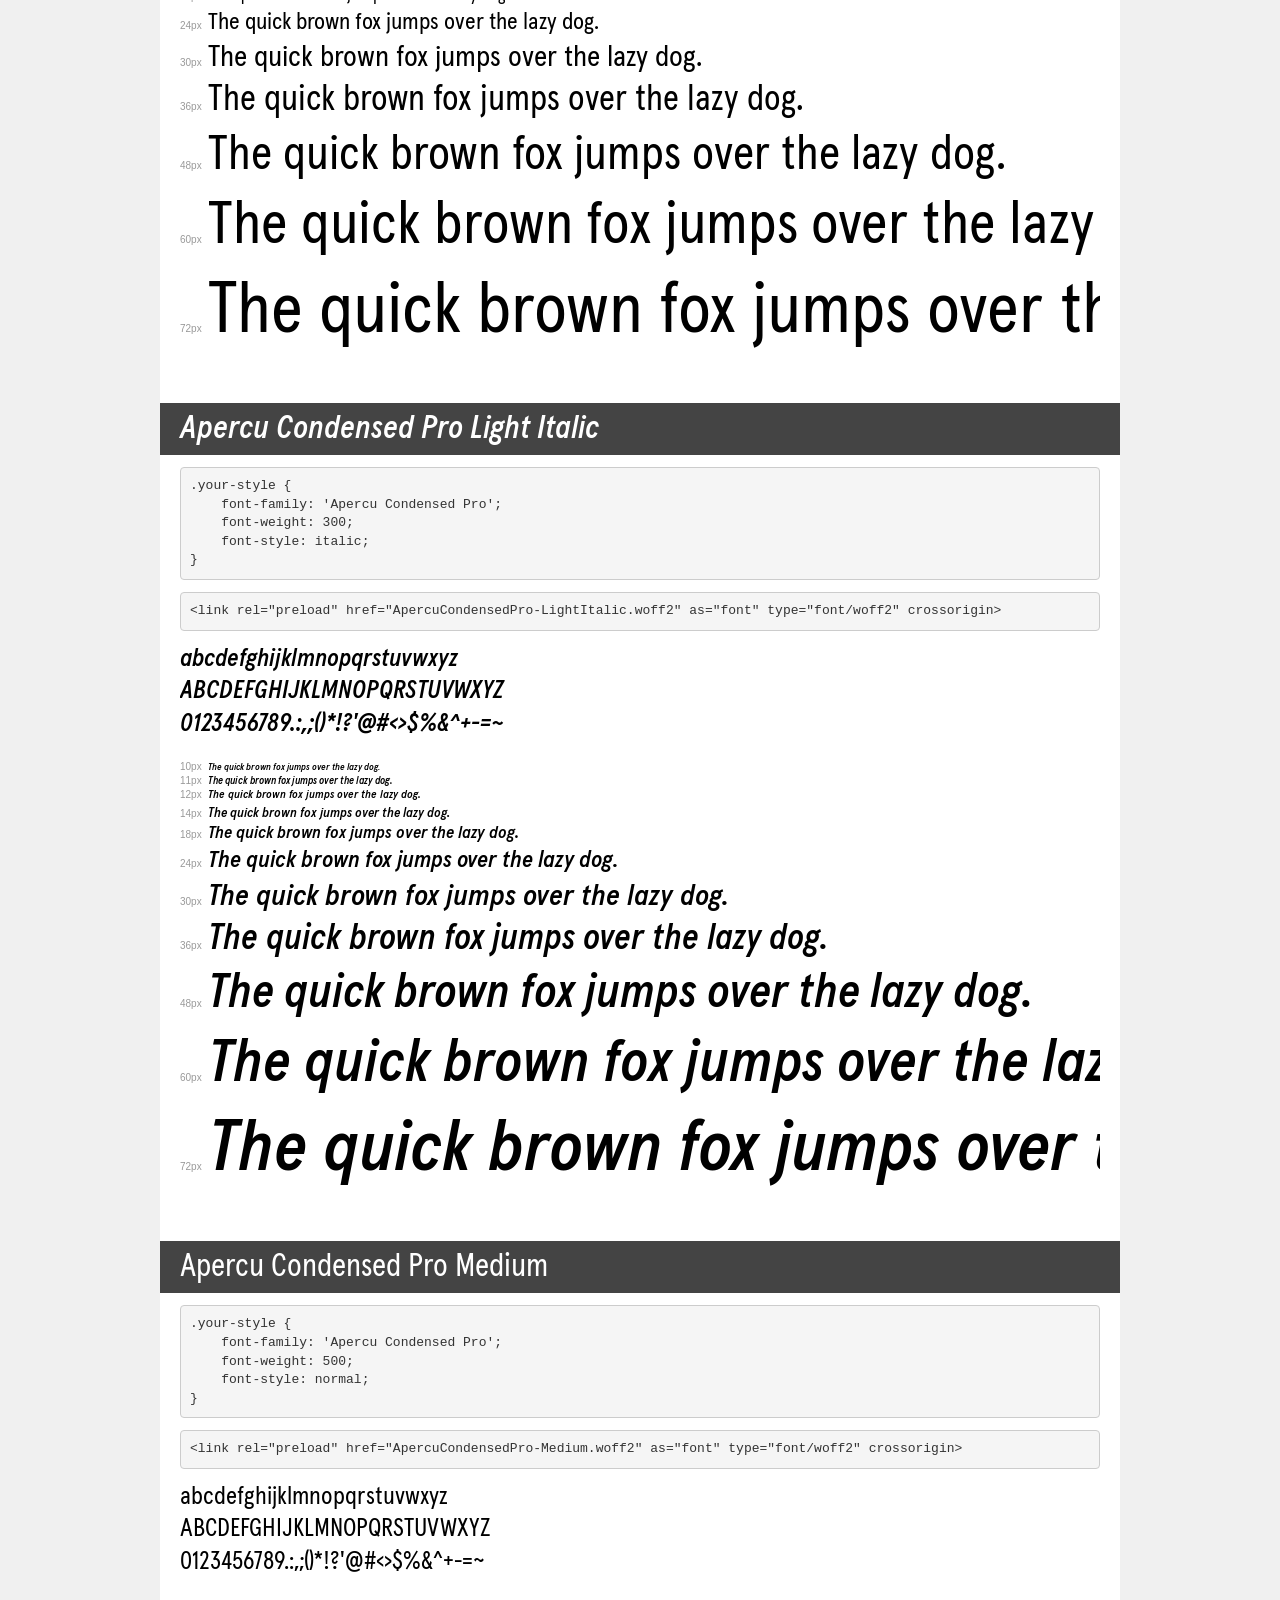
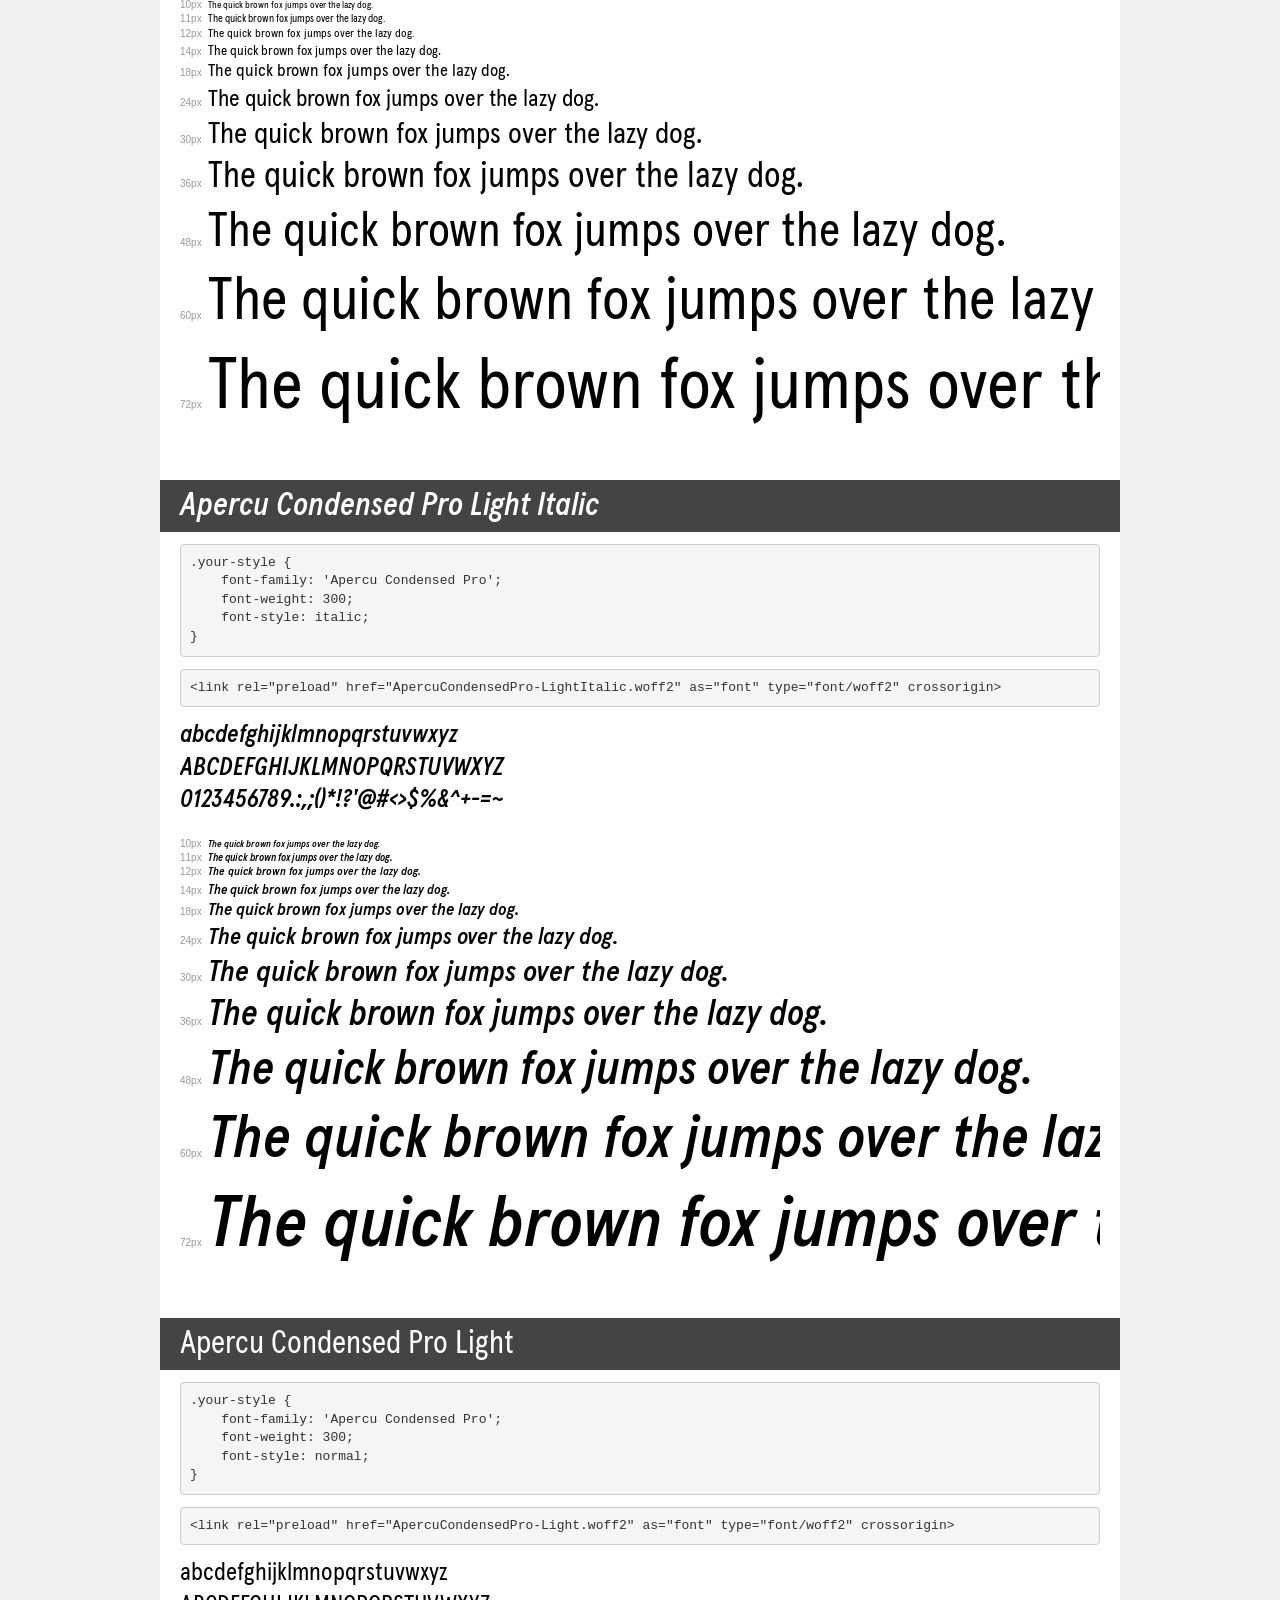
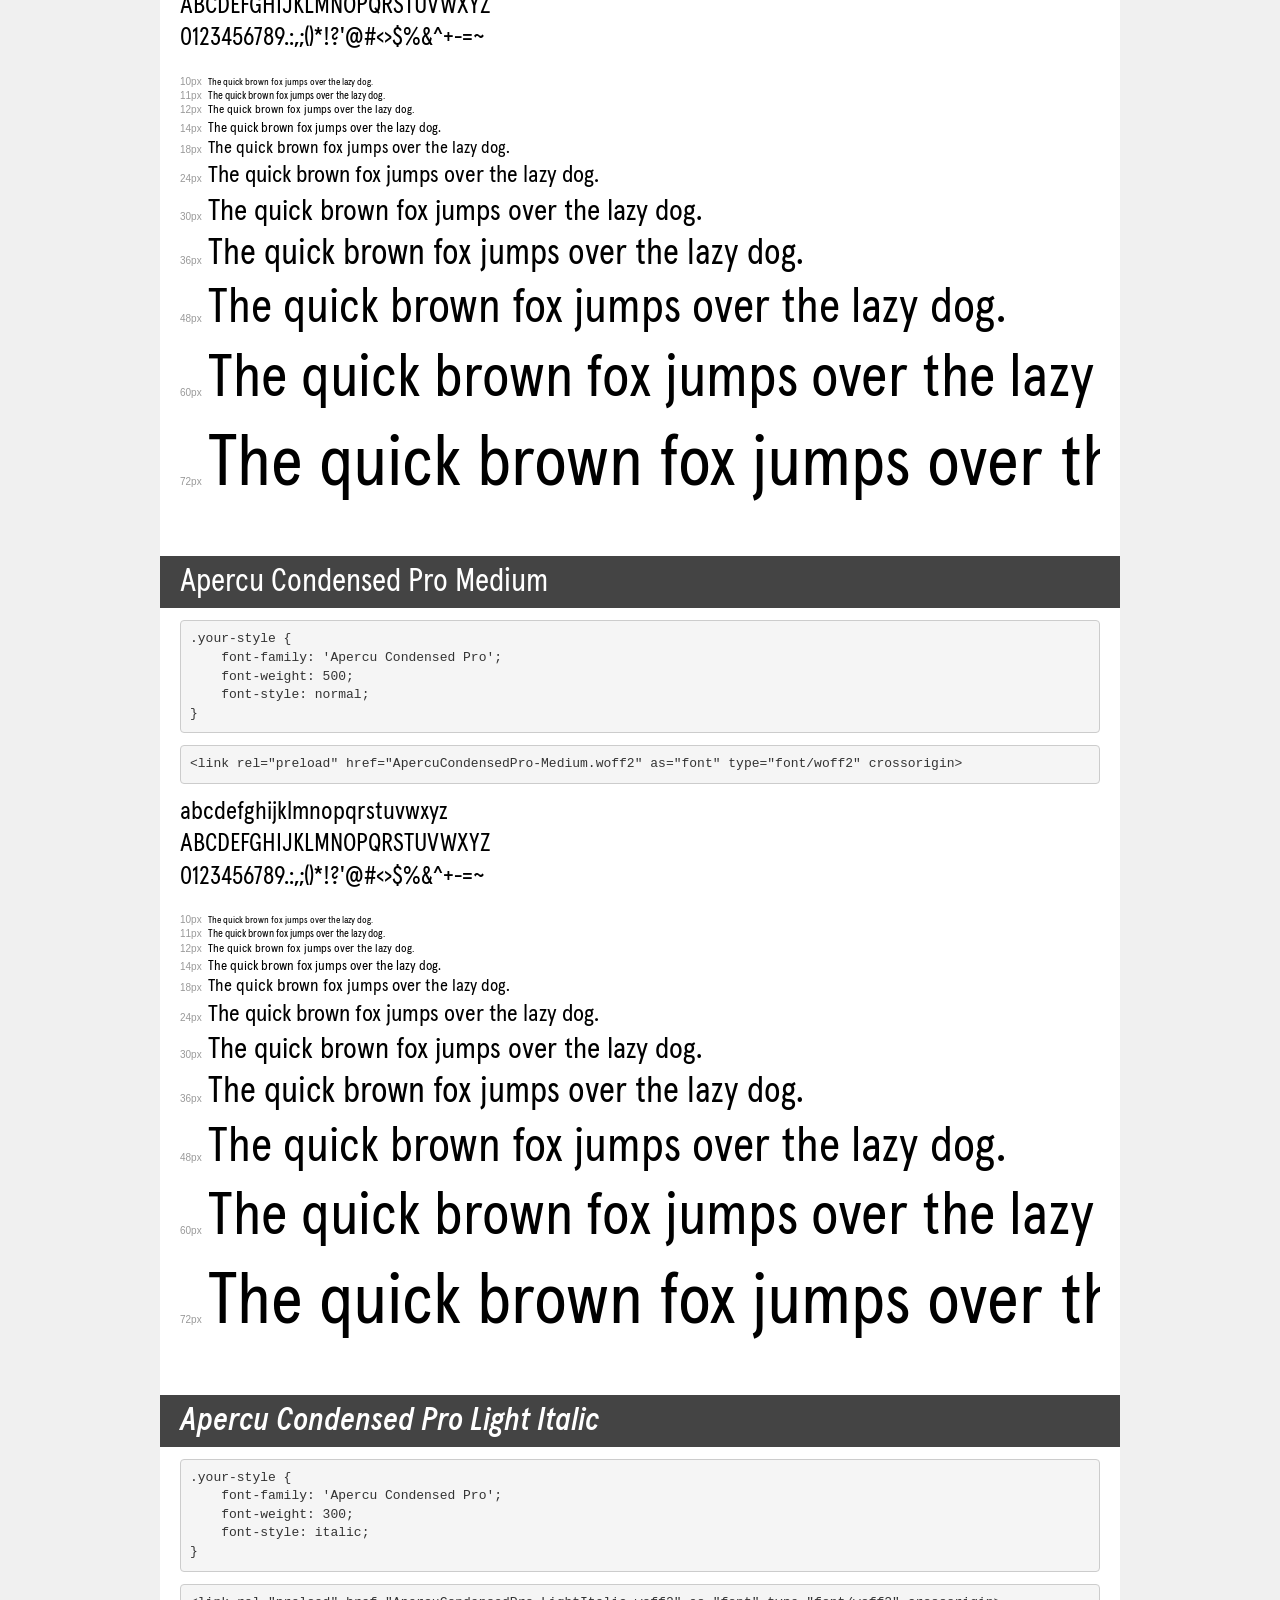
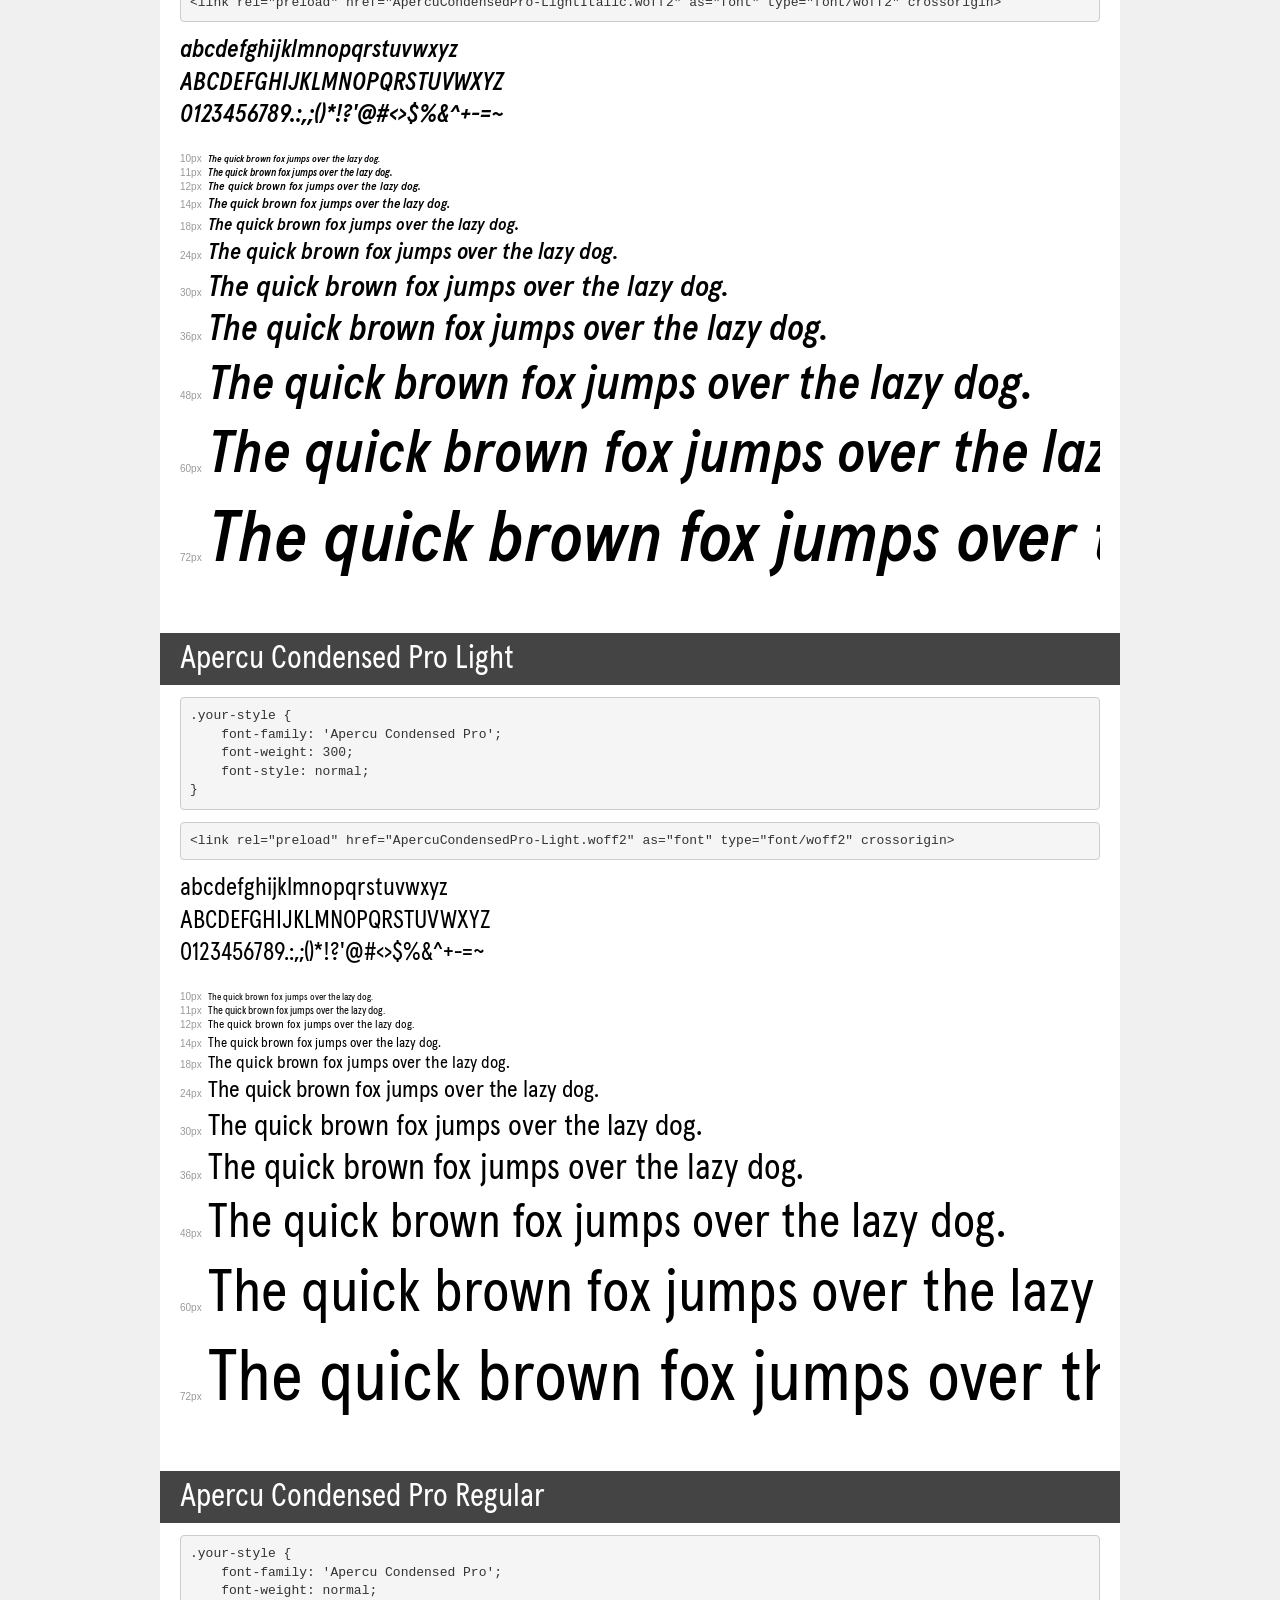
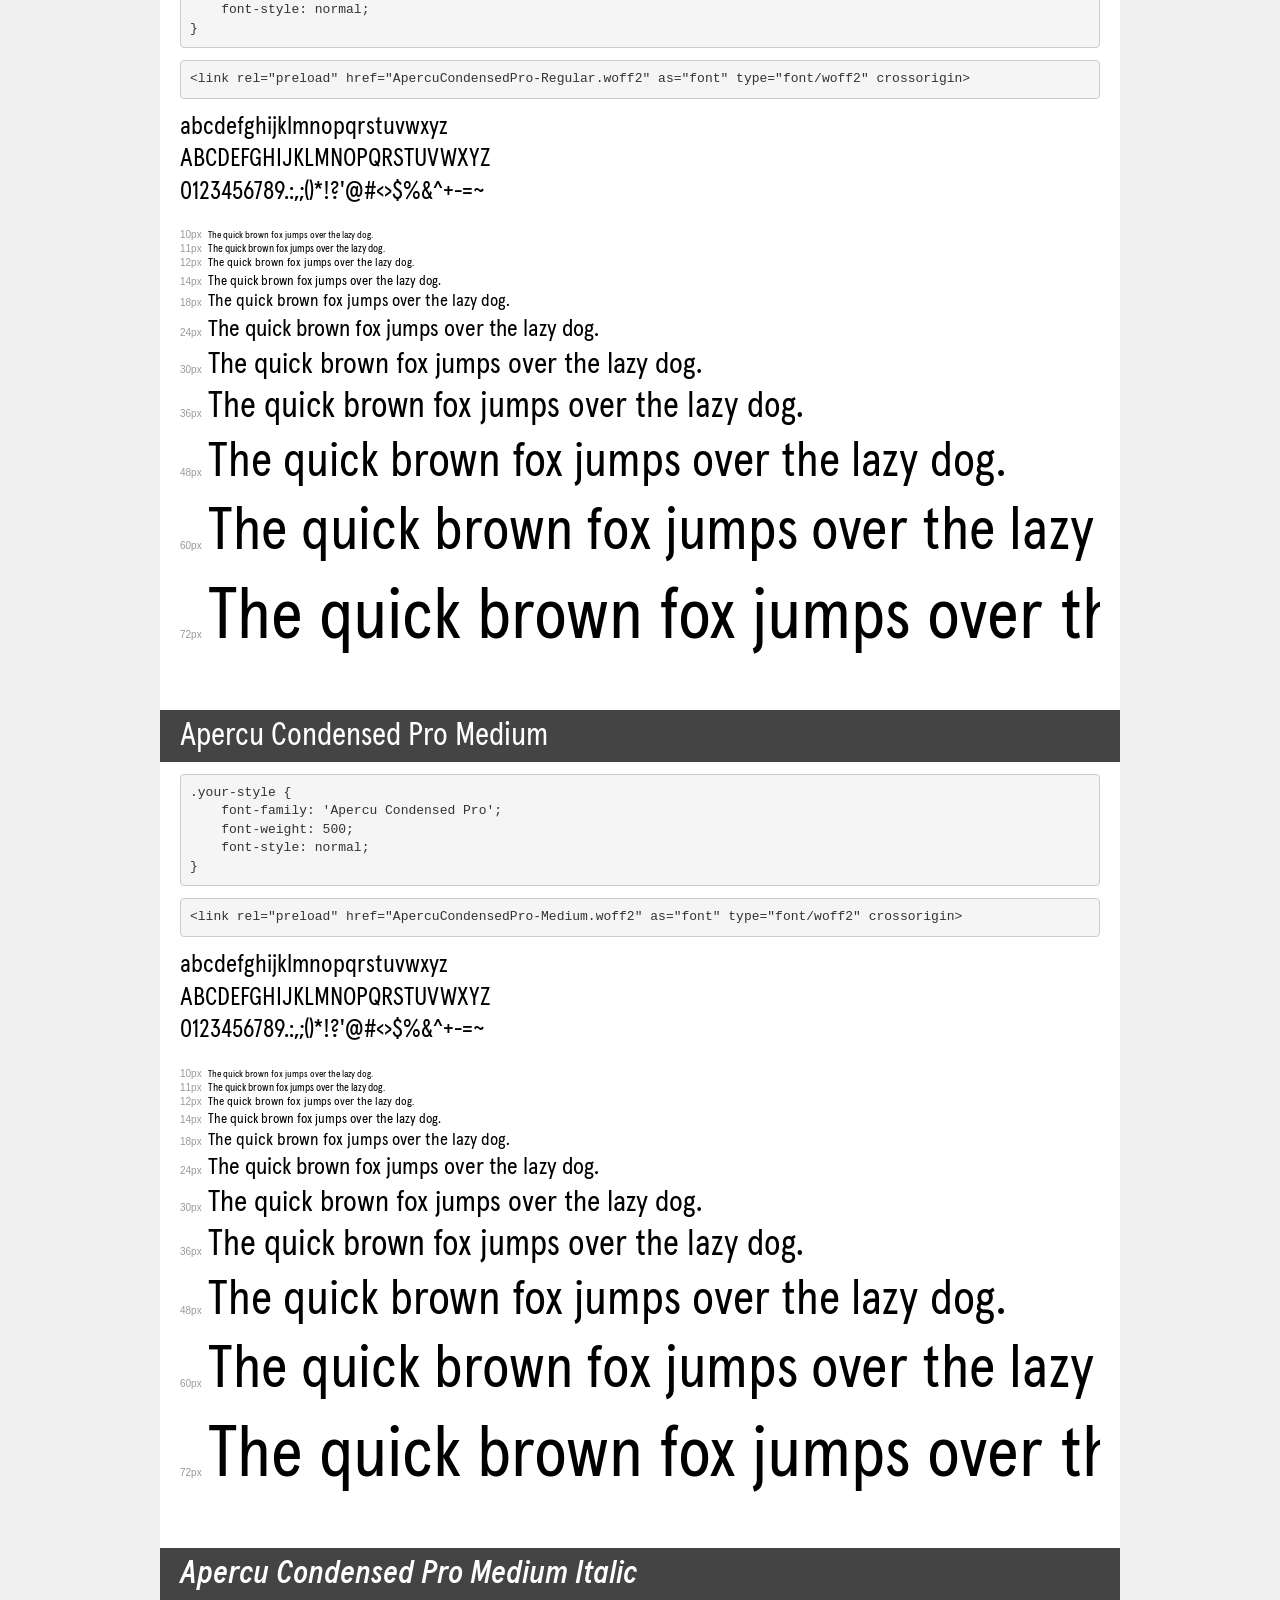
<file: font/apercu-condensed-pro/demo.html>
<!DOCTYPE html>
<html lang="en">
<head>
    <meta charset="utf-8">
    <meta http-equiv="X-UA-Compatible" content="IE=edge">
    <meta name="viewport" content="width=device-width, initial-scale=1">
    <meta name="robots" content="noindex, noarchive">
    <meta name="format-detection" content="telephone=no">
    <title>Transfonter demo</title>
    <link href="stylesheet.css" rel="stylesheet">
    <style>
        /*
        http://meyerweb.com/eric/tools/css/reset/
        v2.0 | 20110126
        License: none (public domain)
        */
        html, body, div, span, applet, object, iframe,
        h1, h2, h3, h4, h5, h6, p, blockquote, pre,
        a, abbr, acronym, address, big, cite, code,
        del, dfn, em, img, ins, kbd, q, s, samp,
        small, strike, strong, sub, sup, tt, var,
        b, u, i, center,
        dl, dt, dd, ol, ul, li,
        fieldset, form, label, legend,
        table, caption, tbody, tfoot, thead, tr, th, td,
        article, aside, canvas, details, embed,
        figure, figcaption, footer, header, hgroup,
        menu, nav, output, ruby, section, summary,
        time, mark, audio, video {
            margin: 0;
            padding: 0;
            border: 0;
            font-size: 100%;
            font: inherit;
            vertical-align: baseline;
        }
        /* HTML5 display-role reset for older browsers */
        article, aside, details, figcaption, figure,
        footer, header, hgroup, menu, nav, section {
            display: block;
        }
        body {
            line-height: 1;
        }
        ol, ul {
            list-style: none;
        }
        blockquote, q {
            quotes: none;
        }
        blockquote:before, blockquote:after,
        q:before, q:after {
            content: '';
            content: none;
        }
        table {
            border-collapse: collapse;
            border-spacing: 0;
        }
        /* demo styles */
        body {
            background: #f0f0f0;
            color: #000;
        }
        .page {
            background: #fff;
            width: 920px;
            margin: 0 auto;
            padding: 20px 20px 0 20px;
            overflow: hidden;
        }
        .font-container {
            overflow-x: auto;
            overflow-y: hidden;
            margin-bottom: 40px;
            line-height: 1.3;
            white-space: nowrap;
            padding-bottom: 5px;
        }
        h1 {
            position: relative;
            background: #444;
            font-size: 32px;
            color: #fff;
            padding: 10px 20px;
            margin: 0 -20px 12px -20px;
        }
        .letters {
            font-size: 25px;
            margin-bottom: 20px;
        }
        .s10:before {
            content: '10px';
        }
        .s11:before {
            content: '11px';
        }
        .s12:before {
            content: '12px';
        }
        .s14:before {
            content: '14px';
        }
        .s18:before {
            content: '18px';
        }
        .s24:before {
            content: '24px';
        }
        .s30:before {
            content: '30px';
        }
        .s36:before {
            content: '36px';
        }
        .s48:before {
            content: '48px';
        }
        .s60:before {
            content: '60px';
        }
        .s72:before {
            content: '72px';
        }
        .s10:before, .s11:before, .s12:before, .s14:before,
        .s18:before, .s24:before, .s30:before, .s36:before,
        .s48:before, .s60:before, .s72:before {
            font-family: Arial, sans-serif;
            font-size: 10px;
            font-weight: normal;
            font-style: normal;
            color: #999;
            padding-right: 6px;
        }
        pre {
            display: block;
            padding: 9px;
            margin: 0 0 12px;
            font-family: Monaco, Menlo, Consolas, "Courier New", monospace;
            font-size: 13px;
            line-height: 1.428571429;
            color: #333;
            font-weight: normal;
            font-style: normal;
            background-color: #f5f5f5;
            border: 1px solid #ccc;
            overflow-x: auto;
            border-radius: 4px;
        }
        /* responsive */
        @media (max-width: 959px) {
            .page {
                width: auto;
                margin: 0;
            }
        }
    </style>
</head>
<body>
<div class="page">
    <div class="demo">
        <h1 style="font-family: 'Apercu Condensed Pro'; font-weight: bold; font-style: normal;">Apercu Condensed Pro Bold</h1>
        <pre title="Usage">.your-style {
    font-family: 'Apercu Condensed Pro';
    font-weight: bold;
    font-style: normal;
}</pre>
        <pre title="Preload (optional)">
&lt;link rel=&quot;preload&quot; href=&quot;ApercuCondensedPro-Bold.woff2&quot; as=&quot;font&quot; type=&quot;font/woff2&quot; crossorigin&gt;</pre>
        <div class="font-container" style="font-family: 'Apercu Condensed Pro'; font-weight: bold; font-style: normal;">
            <p class="letters">
                abcdefghijklmnopqrstuvwxyz<br>
ABCDEFGHIJKLMNOPQRSTUVWXYZ<br>
                0123456789.:,;()*!?'@#&lt;&gt;$%&^+-=~
            </p>
            <p class="s10" style="font-size: 10px;">The quick brown fox jumps over the lazy dog.</p>
            <p class="s11" style="font-size: 11px;">The quick brown fox jumps over the lazy dog.</p>
            <p class="s12" style="font-size: 12px;">The quick brown fox jumps over the lazy dog.</p>
            <p class="s14" style="font-size: 14px;">The quick brown fox jumps over the lazy dog.</p>
            <p class="s18" style="font-size: 18px;">The quick brown fox jumps over the lazy dog.</p>
            <p class="s24" style="font-size: 24px;">The quick brown fox jumps over the lazy dog.</p>
            <p class="s30" style="font-size: 30px;">The quick brown fox jumps over the lazy dog.</p>
            <p class="s36" style="font-size: 36px;">The quick brown fox jumps over the lazy dog.</p>
            <p class="s48" style="font-size: 48px;">The quick brown fox jumps over the lazy dog.</p>
            <p class="s60" style="font-size: 60px;">The quick brown fox jumps over the lazy dog.</p>
            <p class="s72" style="font-size: 72px;">The quick brown fox jumps over the lazy dog.</p>
        </div>
    </div>

    <div class="demo">
        <h1 style="font-family: 'Apercu Condensed Pro'; font-weight: normal; font-style: italic;">Apercu Condensed Pro Italic</h1>
        <pre title="Usage">.your-style {
    font-family: 'Apercu Condensed Pro';
    font-weight: normal;
    font-style: italic;
}</pre>
        <pre title="Preload (optional)">
&lt;link rel=&quot;preload&quot; href=&quot;ApercuCondensedPro-Italic.woff2&quot; as=&quot;font&quot; type=&quot;font/woff2&quot; crossorigin&gt;</pre>
        <div class="font-container" style="font-family: 'Apercu Condensed Pro'; font-weight: normal; font-style: italic;">
            <p class="letters">
                abcdefghijklmnopqrstuvwxyz<br>
ABCDEFGHIJKLMNOPQRSTUVWXYZ<br>
                0123456789.:,;()*!?'@#&lt;&gt;$%&^+-=~
            </p>
            <p class="s10" style="font-size: 10px;">The quick brown fox jumps over the lazy dog.</p>
            <p class="s11" style="font-size: 11px;">The quick brown fox jumps over the lazy dog.</p>
            <p class="s12" style="font-size: 12px;">The quick brown fox jumps over the lazy dog.</p>
            <p class="s14" style="font-size: 14px;">The quick brown fox jumps over the lazy dog.</p>
            <p class="s18" style="font-size: 18px;">The quick brown fox jumps over the lazy dog.</p>
            <p class="s24" style="font-size: 24px;">The quick brown fox jumps over the lazy dog.</p>
            <p class="s30" style="font-size: 30px;">The quick brown fox jumps over the lazy dog.</p>
            <p class="s36" style="font-size: 36px;">The quick brown fox jumps over the lazy dog.</p>
            <p class="s48" style="font-size: 48px;">The quick brown fox jumps over the lazy dog.</p>
            <p class="s60" style="font-size: 60px;">The quick brown fox jumps over the lazy dog.</p>
            <p class="s72" style="font-size: 72px;">The quick brown fox jumps over the lazy dog.</p>
        </div>
    </div>

    <div class="demo">
        <h1 style="font-family: 'Apercu Condensed Pro'; font-weight: normal; font-style: italic;">Apercu Condensed Pro Italic</h1>
        <pre title="Usage">.your-style {
    font-family: 'Apercu Condensed Pro';
    font-weight: normal;
    font-style: italic;
}</pre>
        <pre title="Preload (optional)">
&lt;link rel=&quot;preload&quot; href=&quot;ApercuCondensedPro-Italic.woff2&quot; as=&quot;font&quot; type=&quot;font/woff2&quot; crossorigin&gt;</pre>
        <div class="font-container" style="font-family: 'Apercu Condensed Pro'; font-weight: normal; font-style: italic;">
            <p class="letters">
                abcdefghijklmnopqrstuvwxyz<br>
ABCDEFGHIJKLMNOPQRSTUVWXYZ<br>
                0123456789.:,;()*!?'@#&lt;&gt;$%&^+-=~
            </p>
            <p class="s10" style="font-size: 10px;">The quick brown fox jumps over the lazy dog.</p>
            <p class="s11" style="font-size: 11px;">The quick brown fox jumps over the lazy dog.</p>
            <p class="s12" style="font-size: 12px;">The quick brown fox jumps over the lazy dog.</p>
            <p class="s14" style="font-size: 14px;">The quick brown fox jumps over the lazy dog.</p>
            <p class="s18" style="font-size: 18px;">The quick brown fox jumps over the lazy dog.</p>
            <p class="s24" style="font-size: 24px;">The quick brown fox jumps over the lazy dog.</p>
            <p class="s30" style="font-size: 30px;">The quick brown fox jumps over the lazy dog.</p>
            <p class="s36" style="font-size: 36px;">The quick brown fox jumps over the lazy dog.</p>
            <p class="s48" style="font-size: 48px;">The quick brown fox jumps over the lazy dog.</p>
            <p class="s60" style="font-size: 60px;">The quick brown fox jumps over the lazy dog.</p>
            <p class="s72" style="font-size: 72px;">The quick brown fox jumps over the lazy dog.</p>
        </div>
    </div>

    <div class="demo">
        <h1 style="font-family: 'Apercu Condensed Pro'; font-weight: bold; font-style: italic;">Apercu Condensed Pro Bold Italic</h1>
        <pre title="Usage">.your-style {
    font-family: 'Apercu Condensed Pro';
    font-weight: bold;
    font-style: italic;
}</pre>
        <pre title="Preload (optional)">
&lt;link rel=&quot;preload&quot; href=&quot;ApercuCondensedPro-BoldItalic.woff2&quot; as=&quot;font&quot; type=&quot;font/woff2&quot; crossorigin&gt;</pre>
        <div class="font-container" style="font-family: 'Apercu Condensed Pro'; font-weight: bold; font-style: italic;">
            <p class="letters">
                abcdefghijklmnopqrstuvwxyz<br>
ABCDEFGHIJKLMNOPQRSTUVWXYZ<br>
                0123456789.:,;()*!?'@#&lt;&gt;$%&^+-=~
            </p>
            <p class="s10" style="font-size: 10px;">The quick brown fox jumps over the lazy dog.</p>
            <p class="s11" style="font-size: 11px;">The quick brown fox jumps over the lazy dog.</p>
            <p class="s12" style="font-size: 12px;">The quick brown fox jumps over the lazy dog.</p>
            <p class="s14" style="font-size: 14px;">The quick brown fox jumps over the lazy dog.</p>
            <p class="s18" style="font-size: 18px;">The quick brown fox jumps over the lazy dog.</p>
            <p class="s24" style="font-size: 24px;">The quick brown fox jumps over the lazy dog.</p>
            <p class="s30" style="font-size: 30px;">The quick brown fox jumps over the lazy dog.</p>
            <p class="s36" style="font-size: 36px;">The quick brown fox jumps over the lazy dog.</p>
            <p class="s48" style="font-size: 48px;">The quick brown fox jumps over the lazy dog.</p>
            <p class="s60" style="font-size: 60px;">The quick brown fox jumps over the lazy dog.</p>
            <p class="s72" style="font-size: 72px;">The quick brown fox jumps over the lazy dog.</p>
        </div>
    </div>

    <div class="demo">
        <h1 style="font-family: 'Apercu Condensed Pro'; font-weight: bold; font-style: normal;">Apercu Condensed Pro Bold</h1>
        <pre title="Usage">.your-style {
    font-family: 'Apercu Condensed Pro';
    font-weight: bold;
    font-style: normal;
}</pre>
        <pre title="Preload (optional)">
&lt;link rel=&quot;preload&quot; href=&quot;ApercuCondensedPro-Bold.woff2&quot; as=&quot;font&quot; type=&quot;font/woff2&quot; crossorigin&gt;</pre>
        <div class="font-container" style="font-family: 'Apercu Condensed Pro'; font-weight: bold; font-style: normal;">
            <p class="letters">
                abcdefghijklmnopqrstuvwxyz<br>
ABCDEFGHIJKLMNOPQRSTUVWXYZ<br>
                0123456789.:,;()*!?'@#&lt;&gt;$%&^+-=~
            </p>
            <p class="s10" style="font-size: 10px;">The quick brown fox jumps over the lazy dog.</p>
            <p class="s11" style="font-size: 11px;">The quick brown fox jumps over the lazy dog.</p>
            <p class="s12" style="font-size: 12px;">The quick brown fox jumps over the lazy dog.</p>
            <p class="s14" style="font-size: 14px;">The quick brown fox jumps over the lazy dog.</p>
            <p class="s18" style="font-size: 18px;">The quick brown fox jumps over the lazy dog.</p>
            <p class="s24" style="font-size: 24px;">The quick brown fox jumps over the lazy dog.</p>
            <p class="s30" style="font-size: 30px;">The quick brown fox jumps over the lazy dog.</p>
            <p class="s36" style="font-size: 36px;">The quick brown fox jumps over the lazy dog.</p>
            <p class="s48" style="font-size: 48px;">The quick brown fox jumps over the lazy dog.</p>
            <p class="s60" style="font-size: 60px;">The quick brown fox jumps over the lazy dog.</p>
            <p class="s72" style="font-size: 72px;">The quick brown fox jumps over the lazy dog.</p>
        </div>
    </div>

    <div class="demo">
        <h1 style="font-family: 'Apercu Condensed Pro'; font-weight: normal; font-style: italic;">Apercu Condensed Pro Italic</h1>
        <pre title="Usage">.your-style {
    font-family: 'Apercu Condensed Pro';
    font-weight: normal;
    font-style: italic;
}</pre>
        <pre title="Preload (optional)">
&lt;link rel=&quot;preload&quot; href=&quot;ApercuCondensedPro-Italic.woff2&quot; as=&quot;font&quot; type=&quot;font/woff2&quot; crossorigin&gt;</pre>
        <div class="font-container" style="font-family: 'Apercu Condensed Pro'; font-weight: normal; font-style: italic;">
            <p class="letters">
                abcdefghijklmnopqrstuvwxyz<br>
ABCDEFGHIJKLMNOPQRSTUVWXYZ<br>
                0123456789.:,;()*!?'@#&lt;&gt;$%&^+-=~
            </p>
            <p class="s10" style="font-size: 10px;">The quick brown fox jumps over the lazy dog.</p>
            <p class="s11" style="font-size: 11px;">The quick brown fox jumps over the lazy dog.</p>
            <p class="s12" style="font-size: 12px;">The quick brown fox jumps over the lazy dog.</p>
            <p class="s14" style="font-size: 14px;">The quick brown fox jumps over the lazy dog.</p>
            <p class="s18" style="font-size: 18px;">The quick brown fox jumps over the lazy dog.</p>
            <p class="s24" style="font-size: 24px;">The quick brown fox jumps over the lazy dog.</p>
            <p class="s30" style="font-size: 30px;">The quick brown fox jumps over the lazy dog.</p>
            <p class="s36" style="font-size: 36px;">The quick brown fox jumps over the lazy dog.</p>
            <p class="s48" style="font-size: 48px;">The quick brown fox jumps over the lazy dog.</p>
            <p class="s60" style="font-size: 60px;">The quick brown fox jumps over the lazy dog.</p>
            <p class="s72" style="font-size: 72px;">The quick brown fox jumps over the lazy dog.</p>
        </div>
    </div>

    <div class="demo">
        <h1 style="font-family: 'Apercu Condensed Pro'; font-weight: bold; font-style: italic;">Apercu Condensed Pro Bold Italic</h1>
        <pre title="Usage">.your-style {
    font-family: 'Apercu Condensed Pro';
    font-weight: bold;
    font-style: italic;
}</pre>
        <pre title="Preload (optional)">
&lt;link rel=&quot;preload&quot; href=&quot;ApercuCondensedPro-BoldItalic.woff2&quot; as=&quot;font&quot; type=&quot;font/woff2&quot; crossorigin&gt;</pre>
        <div class="font-container" style="font-family: 'Apercu Condensed Pro'; font-weight: bold; font-style: italic;">
            <p class="letters">
                abcdefghijklmnopqrstuvwxyz<br>
ABCDEFGHIJKLMNOPQRSTUVWXYZ<br>
                0123456789.:,;()*!?'@#&lt;&gt;$%&^+-=~
            </p>
            <p class="s10" style="font-size: 10px;">The quick brown fox jumps over the lazy dog.</p>
            <p class="s11" style="font-size: 11px;">The quick brown fox jumps over the lazy dog.</p>
            <p class="s12" style="font-size: 12px;">The quick brown fox jumps over the lazy dog.</p>
            <p class="s14" style="font-size: 14px;">The quick brown fox jumps over the lazy dog.</p>
            <p class="s18" style="font-size: 18px;">The quick brown fox jumps over the lazy dog.</p>
            <p class="s24" style="font-size: 24px;">The quick brown fox jumps over the lazy dog.</p>
            <p class="s30" style="font-size: 30px;">The quick brown fox jumps over the lazy dog.</p>
            <p class="s36" style="font-size: 36px;">The quick brown fox jumps over the lazy dog.</p>
            <p class="s48" style="font-size: 48px;">The quick brown fox jumps over the lazy dog.</p>
            <p class="s60" style="font-size: 60px;">The quick brown fox jumps over the lazy dog.</p>
            <p class="s72" style="font-size: 72px;">The quick brown fox jumps over the lazy dog.</p>
        </div>
    </div>

    <div class="demo">
        <h1 style="font-family: 'Apercu Condensed Pro'; font-weight: bold; font-style: italic;">Apercu Condensed Pro Bold Italic</h1>
        <pre title="Usage">.your-style {
    font-family: 'Apercu Condensed Pro';
    font-weight: bold;
    font-style: italic;
}</pre>
        <pre title="Preload (optional)">
&lt;link rel=&quot;preload&quot; href=&quot;ApercuCondensedPro-BoldItalic.woff2&quot; as=&quot;font&quot; type=&quot;font/woff2&quot; crossorigin&gt;</pre>
        <div class="font-container" style="font-family: 'Apercu Condensed Pro'; font-weight: bold; font-style: italic;">
            <p class="letters">
                abcdefghijklmnopqrstuvwxyz<br>
ABCDEFGHIJKLMNOPQRSTUVWXYZ<br>
                0123456789.:,;()*!?'@#&lt;&gt;$%&^+-=~
            </p>
            <p class="s10" style="font-size: 10px;">The quick brown fox jumps over the lazy dog.</p>
            <p class="s11" style="font-size: 11px;">The quick brown fox jumps over the lazy dog.</p>
            <p class="s12" style="font-size: 12px;">The quick brown fox jumps over the lazy dog.</p>
            <p class="s14" style="font-size: 14px;">The quick brown fox jumps over the lazy dog.</p>
            <p class="s18" style="font-size: 18px;">The quick brown fox jumps over the lazy dog.</p>
            <p class="s24" style="font-size: 24px;">The quick brown fox jumps over the lazy dog.</p>
            <p class="s30" style="font-size: 30px;">The quick brown fox jumps over the lazy dog.</p>
            <p class="s36" style="font-size: 36px;">The quick brown fox jumps over the lazy dog.</p>
            <p class="s48" style="font-size: 48px;">The quick brown fox jumps over the lazy dog.</p>
            <p class="s60" style="font-size: 60px;">The quick brown fox jumps over the lazy dog.</p>
            <p class="s72" style="font-size: 72px;">The quick brown fox jumps over the lazy dog.</p>
        </div>
    </div>

    <div class="demo">
        <h1 style="font-family: 'Apercu Condensed Pro'; font-weight: bold; font-style: normal;">Apercu Condensed Pro Bold</h1>
        <pre title="Usage">.your-style {
    font-family: 'Apercu Condensed Pro';
    font-weight: bold;
    font-style: normal;
}</pre>
        <pre title="Preload (optional)">
&lt;link rel=&quot;preload&quot; href=&quot;ApercuCondensedPro-Bold.woff2&quot; as=&quot;font&quot; type=&quot;font/woff2&quot; crossorigin&gt;</pre>
        <div class="font-container" style="font-family: 'Apercu Condensed Pro'; font-weight: bold; font-style: normal;">
            <p class="letters">
                abcdefghijklmnopqrstuvwxyz<br>
ABCDEFGHIJKLMNOPQRSTUVWXYZ<br>
                0123456789.:,;()*!?'@#&lt;&gt;$%&^+-=~
            </p>
            <p class="s10" style="font-size: 10px;">The quick brown fox jumps over the lazy dog.</p>
            <p class="s11" style="font-size: 11px;">The quick brown fox jumps over the lazy dog.</p>
            <p class="s12" style="font-size: 12px;">The quick brown fox jumps over the lazy dog.</p>
            <p class="s14" style="font-size: 14px;">The quick brown fox jumps over the lazy dog.</p>
            <p class="s18" style="font-size: 18px;">The quick brown fox jumps over the lazy dog.</p>
            <p class="s24" style="font-size: 24px;">The quick brown fox jumps over the lazy dog.</p>
            <p class="s30" style="font-size: 30px;">The quick brown fox jumps over the lazy dog.</p>
            <p class="s36" style="font-size: 36px;">The quick brown fox jumps over the lazy dog.</p>
            <p class="s48" style="font-size: 48px;">The quick brown fox jumps over the lazy dog.</p>
            <p class="s60" style="font-size: 60px;">The quick brown fox jumps over the lazy dog.</p>
            <p class="s72" style="font-size: 72px;">The quick brown fox jumps over the lazy dog.</p>
        </div>
    </div>

    <div class="demo">
        <h1 style="font-family: 'Apercu Condensed Pro'; font-weight: 300; font-style: normal;">Apercu Condensed Pro Light</h1>
        <pre title="Usage">.your-style {
    font-family: 'Apercu Condensed Pro';
    font-weight: 300;
    font-style: normal;
}</pre>
        <pre title="Preload (optional)">
&lt;link rel=&quot;preload&quot; href=&quot;ApercuCondensedPro-Light.woff2&quot; as=&quot;font&quot; type=&quot;font/woff2&quot; crossorigin&gt;</pre>
        <div class="font-container" style="font-family: 'Apercu Condensed Pro'; font-weight: 300; font-style: normal;">
            <p class="letters">
                abcdefghijklmnopqrstuvwxyz<br>
ABCDEFGHIJKLMNOPQRSTUVWXYZ<br>
                0123456789.:,;()*!?'@#&lt;&gt;$%&^+-=~
            </p>
            <p class="s10" style="font-size: 10px;">The quick brown fox jumps over the lazy dog.</p>
            <p class="s11" style="font-size: 11px;">The quick brown fox jumps over the lazy dog.</p>
            <p class="s12" style="font-size: 12px;">The quick brown fox jumps over the lazy dog.</p>
            <p class="s14" style="font-size: 14px;">The quick brown fox jumps over the lazy dog.</p>
            <p class="s18" style="font-size: 18px;">The quick brown fox jumps over the lazy dog.</p>
            <p class="s24" style="font-size: 24px;">The quick brown fox jumps over the lazy dog.</p>
            <p class="s30" style="font-size: 30px;">The quick brown fox jumps over the lazy dog.</p>
            <p class="s36" style="font-size: 36px;">The quick brown fox jumps over the lazy dog.</p>
            <p class="s48" style="font-size: 48px;">The quick brown fox jumps over the lazy dog.</p>
            <p class="s60" style="font-size: 60px;">The quick brown fox jumps over the lazy dog.</p>
            <p class="s72" style="font-size: 72px;">The quick brown fox jumps over the lazy dog.</p>
        </div>
    </div>

    <div class="demo">
        <h1 style="font-family: 'Apercu Condensed Pro'; font-weight: 300; font-style: italic;">Apercu Condensed Pro Light Italic</h1>
        <pre title="Usage">.your-style {
    font-family: 'Apercu Condensed Pro';
    font-weight: 300;
    font-style: italic;
}</pre>
        <pre title="Preload (optional)">
&lt;link rel=&quot;preload&quot; href=&quot;ApercuCondensedPro-LightItalic.woff2&quot; as=&quot;font&quot; type=&quot;font/woff2&quot; crossorigin&gt;</pre>
        <div class="font-container" style="font-family: 'Apercu Condensed Pro'; font-weight: 300; font-style: italic;">
            <p class="letters">
                abcdefghijklmnopqrstuvwxyz<br>
ABCDEFGHIJKLMNOPQRSTUVWXYZ<br>
                0123456789.:,;()*!?'@#&lt;&gt;$%&^+-=~
            </p>
            <p class="s10" style="font-size: 10px;">The quick brown fox jumps over the lazy dog.</p>
            <p class="s11" style="font-size: 11px;">The quick brown fox jumps over the lazy dog.</p>
            <p class="s12" style="font-size: 12px;">The quick brown fox jumps over the lazy dog.</p>
            <p class="s14" style="font-size: 14px;">The quick brown fox jumps over the lazy dog.</p>
            <p class="s18" style="font-size: 18px;">The quick brown fox jumps over the lazy dog.</p>
            <p class="s24" style="font-size: 24px;">The quick brown fox jumps over the lazy dog.</p>
            <p class="s30" style="font-size: 30px;">The quick brown fox jumps over the lazy dog.</p>
            <p class="s36" style="font-size: 36px;">The quick brown fox jumps over the lazy dog.</p>
            <p class="s48" style="font-size: 48px;">The quick brown fox jumps over the lazy dog.</p>
            <p class="s60" style="font-size: 60px;">The quick brown fox jumps over the lazy dog.</p>
            <p class="s72" style="font-size: 72px;">The quick brown fox jumps over the lazy dog.</p>
        </div>
    </div>

    <div class="demo">
        <h1 style="font-family: 'Apercu Condensed Pro'; font-weight: 500; font-style: normal;">Apercu Condensed Pro Medium</h1>
        <pre title="Usage">.your-style {
    font-family: 'Apercu Condensed Pro';
    font-weight: 500;
    font-style: normal;
}</pre>
        <pre title="Preload (optional)">
&lt;link rel=&quot;preload&quot; href=&quot;ApercuCondensedPro-Medium.woff2&quot; as=&quot;font&quot; type=&quot;font/woff2&quot; crossorigin&gt;</pre>
        <div class="font-container" style="font-family: 'Apercu Condensed Pro'; font-weight: 500; font-style: normal;">
            <p class="letters">
                abcdefghijklmnopqrstuvwxyz<br>
ABCDEFGHIJKLMNOPQRSTUVWXYZ<br>
                0123456789.:,;()*!?'@#&lt;&gt;$%&^+-=~
            </p>
            <p class="s10" style="font-size: 10px;">The quick brown fox jumps over the lazy dog.</p>
            <p class="s11" style="font-size: 11px;">The quick brown fox jumps over the lazy dog.</p>
            <p class="s12" style="font-size: 12px;">The quick brown fox jumps over the lazy dog.</p>
            <p class="s14" style="font-size: 14px;">The quick brown fox jumps over the lazy dog.</p>
            <p class="s18" style="font-size: 18px;">The quick brown fox jumps over the lazy dog.</p>
            <p class="s24" style="font-size: 24px;">The quick brown fox jumps over the lazy dog.</p>
            <p class="s30" style="font-size: 30px;">The quick brown fox jumps over the lazy dog.</p>
            <p class="s36" style="font-size: 36px;">The quick brown fox jumps over the lazy dog.</p>
            <p class="s48" style="font-size: 48px;">The quick brown fox jumps over the lazy dog.</p>
            <p class="s60" style="font-size: 60px;">The quick brown fox jumps over the lazy dog.</p>
            <p class="s72" style="font-size: 72px;">The quick brown fox jumps over the lazy dog.</p>
        </div>
    </div>

    <div class="demo">
        <h1 style="font-family: 'Apercu Condensed Pro'; font-weight: 300; font-style: italic;">Apercu Condensed Pro Light Italic</h1>
        <pre title="Usage">.your-style {
    font-family: 'Apercu Condensed Pro';
    font-weight: 300;
    font-style: italic;
}</pre>
        <pre title="Preload (optional)">
&lt;link rel=&quot;preload&quot; href=&quot;ApercuCondensedPro-LightItalic.woff2&quot; as=&quot;font&quot; type=&quot;font/woff2&quot; crossorigin&gt;</pre>
        <div class="font-container" style="font-family: 'Apercu Condensed Pro'; font-weight: 300; font-style: italic;">
            <p class="letters">
                abcdefghijklmnopqrstuvwxyz<br>
ABCDEFGHIJKLMNOPQRSTUVWXYZ<br>
                0123456789.:,;()*!?'@#&lt;&gt;$%&^+-=~
            </p>
            <p class="s10" style="font-size: 10px;">The quick brown fox jumps over the lazy dog.</p>
            <p class="s11" style="font-size: 11px;">The quick brown fox jumps over the lazy dog.</p>
            <p class="s12" style="font-size: 12px;">The quick brown fox jumps over the lazy dog.</p>
            <p class="s14" style="font-size: 14px;">The quick brown fox jumps over the lazy dog.</p>
            <p class="s18" style="font-size: 18px;">The quick brown fox jumps over the lazy dog.</p>
            <p class="s24" style="font-size: 24px;">The quick brown fox jumps over the lazy dog.</p>
            <p class="s30" style="font-size: 30px;">The quick brown fox jumps over the lazy dog.</p>
            <p class="s36" style="font-size: 36px;">The quick brown fox jumps over the lazy dog.</p>
            <p class="s48" style="font-size: 48px;">The quick brown fox jumps over the lazy dog.</p>
            <p class="s60" style="font-size: 60px;">The quick brown fox jumps over the lazy dog.</p>
            <p class="s72" style="font-size: 72px;">The quick brown fox jumps over the lazy dog.</p>
        </div>
    </div>

    <div class="demo">
        <h1 style="font-family: 'Apercu Condensed Pro'; font-weight: 300; font-style: normal;">Apercu Condensed Pro Light</h1>
        <pre title="Usage">.your-style {
    font-family: 'Apercu Condensed Pro';
    font-weight: 300;
    font-style: normal;
}</pre>
        <pre title="Preload (optional)">
&lt;link rel=&quot;preload&quot; href=&quot;ApercuCondensedPro-Light.woff2&quot; as=&quot;font&quot; type=&quot;font/woff2&quot; crossorigin&gt;</pre>
        <div class="font-container" style="font-family: 'Apercu Condensed Pro'; font-weight: 300; font-style: normal;">
            <p class="letters">
                abcdefghijklmnopqrstuvwxyz<br>
ABCDEFGHIJKLMNOPQRSTUVWXYZ<br>
                0123456789.:,;()*!?'@#&lt;&gt;$%&^+-=~
            </p>
            <p class="s10" style="font-size: 10px;">The quick brown fox jumps over the lazy dog.</p>
            <p class="s11" style="font-size: 11px;">The quick brown fox jumps over the lazy dog.</p>
            <p class="s12" style="font-size: 12px;">The quick brown fox jumps over the lazy dog.</p>
            <p class="s14" style="font-size: 14px;">The quick brown fox jumps over the lazy dog.</p>
            <p class="s18" style="font-size: 18px;">The quick brown fox jumps over the lazy dog.</p>
            <p class="s24" style="font-size: 24px;">The quick brown fox jumps over the lazy dog.</p>
            <p class="s30" style="font-size: 30px;">The quick brown fox jumps over the lazy dog.</p>
            <p class="s36" style="font-size: 36px;">The quick brown fox jumps over the lazy dog.</p>
            <p class="s48" style="font-size: 48px;">The quick brown fox jumps over the lazy dog.</p>
            <p class="s60" style="font-size: 60px;">The quick brown fox jumps over the lazy dog.</p>
            <p class="s72" style="font-size: 72px;">The quick brown fox jumps over the lazy dog.</p>
        </div>
    </div>

    <div class="demo">
        <h1 style="font-family: 'Apercu Condensed Pro'; font-weight: 500; font-style: normal;">Apercu Condensed Pro Medium</h1>
        <pre title="Usage">.your-style {
    font-family: 'Apercu Condensed Pro';
    font-weight: 500;
    font-style: normal;
}</pre>
        <pre title="Preload (optional)">
&lt;link rel=&quot;preload&quot; href=&quot;ApercuCondensedPro-Medium.woff2&quot; as=&quot;font&quot; type=&quot;font/woff2&quot; crossorigin&gt;</pre>
        <div class="font-container" style="font-family: 'Apercu Condensed Pro'; font-weight: 500; font-style: normal;">
            <p class="letters">
                abcdefghijklmnopqrstuvwxyz<br>
ABCDEFGHIJKLMNOPQRSTUVWXYZ<br>
                0123456789.:,;()*!?'@#&lt;&gt;$%&^+-=~
            </p>
            <p class="s10" style="font-size: 10px;">The quick brown fox jumps over the lazy dog.</p>
            <p class="s11" style="font-size: 11px;">The quick brown fox jumps over the lazy dog.</p>
            <p class="s12" style="font-size: 12px;">The quick brown fox jumps over the lazy dog.</p>
            <p class="s14" style="font-size: 14px;">The quick brown fox jumps over the lazy dog.</p>
            <p class="s18" style="font-size: 18px;">The quick brown fox jumps over the lazy dog.</p>
            <p class="s24" style="font-size: 24px;">The quick brown fox jumps over the lazy dog.</p>
            <p class="s30" style="font-size: 30px;">The quick brown fox jumps over the lazy dog.</p>
            <p class="s36" style="font-size: 36px;">The quick brown fox jumps over the lazy dog.</p>
            <p class="s48" style="font-size: 48px;">The quick brown fox jumps over the lazy dog.</p>
            <p class="s60" style="font-size: 60px;">The quick brown fox jumps over the lazy dog.</p>
            <p class="s72" style="font-size: 72px;">The quick brown fox jumps over the lazy dog.</p>
        </div>
    </div>

    <div class="demo">
        <h1 style="font-family: 'Apercu Condensed Pro'; font-weight: 300; font-style: italic;">Apercu Condensed Pro Light Italic</h1>
        <pre title="Usage">.your-style {
    font-family: 'Apercu Condensed Pro';
    font-weight: 300;
    font-style: italic;
}</pre>
        <pre title="Preload (optional)">
&lt;link rel=&quot;preload&quot; href=&quot;ApercuCondensedPro-LightItalic.woff2&quot; as=&quot;font&quot; type=&quot;font/woff2&quot; crossorigin&gt;</pre>
        <div class="font-container" style="font-family: 'Apercu Condensed Pro'; font-weight: 300; font-style: italic;">
            <p class="letters">
                abcdefghijklmnopqrstuvwxyz<br>
ABCDEFGHIJKLMNOPQRSTUVWXYZ<br>
                0123456789.:,;()*!?'@#&lt;&gt;$%&^+-=~
            </p>
            <p class="s10" style="font-size: 10px;">The quick brown fox jumps over the lazy dog.</p>
            <p class="s11" style="font-size: 11px;">The quick brown fox jumps over the lazy dog.</p>
            <p class="s12" style="font-size: 12px;">The quick brown fox jumps over the lazy dog.</p>
            <p class="s14" style="font-size: 14px;">The quick brown fox jumps over the lazy dog.</p>
            <p class="s18" style="font-size: 18px;">The quick brown fox jumps over the lazy dog.</p>
            <p class="s24" style="font-size: 24px;">The quick brown fox jumps over the lazy dog.</p>
            <p class="s30" style="font-size: 30px;">The quick brown fox jumps over the lazy dog.</p>
            <p class="s36" style="font-size: 36px;">The quick brown fox jumps over the lazy dog.</p>
            <p class="s48" style="font-size: 48px;">The quick brown fox jumps over the lazy dog.</p>
            <p class="s60" style="font-size: 60px;">The quick brown fox jumps over the lazy dog.</p>
            <p class="s72" style="font-size: 72px;">The quick brown fox jumps over the lazy dog.</p>
        </div>
    </div>

    <div class="demo">
        <h1 style="font-family: 'Apercu Condensed Pro'; font-weight: 300; font-style: normal;">Apercu Condensed Pro Light</h1>
        <pre title="Usage">.your-style {
    font-family: 'Apercu Condensed Pro';
    font-weight: 300;
    font-style: normal;
}</pre>
        <pre title="Preload (optional)">
&lt;link rel=&quot;preload&quot; href=&quot;ApercuCondensedPro-Light.woff2&quot; as=&quot;font&quot; type=&quot;font/woff2&quot; crossorigin&gt;</pre>
        <div class="font-container" style="font-family: 'Apercu Condensed Pro'; font-weight: 300; font-style: normal;">
            <p class="letters">
                abcdefghijklmnopqrstuvwxyz<br>
ABCDEFGHIJKLMNOPQRSTUVWXYZ<br>
                0123456789.:,;()*!?'@#&lt;&gt;$%&^+-=~
            </p>
            <p class="s10" style="font-size: 10px;">The quick brown fox jumps over the lazy dog.</p>
            <p class="s11" style="font-size: 11px;">The quick brown fox jumps over the lazy dog.</p>
            <p class="s12" style="font-size: 12px;">The quick brown fox jumps over the lazy dog.</p>
            <p class="s14" style="font-size: 14px;">The quick brown fox jumps over the lazy dog.</p>
            <p class="s18" style="font-size: 18px;">The quick brown fox jumps over the lazy dog.</p>
            <p class="s24" style="font-size: 24px;">The quick brown fox jumps over the lazy dog.</p>
            <p class="s30" style="font-size: 30px;">The quick brown fox jumps over the lazy dog.</p>
            <p class="s36" style="font-size: 36px;">The quick brown fox jumps over the lazy dog.</p>
            <p class="s48" style="font-size: 48px;">The quick brown fox jumps over the lazy dog.</p>
            <p class="s60" style="font-size: 60px;">The quick brown fox jumps over the lazy dog.</p>
            <p class="s72" style="font-size: 72px;">The quick brown fox jumps over the lazy dog.</p>
        </div>
    </div>

    <div class="demo">
        <h1 style="font-family: 'Apercu Condensed Pro'; font-weight: normal; font-style: normal;">Apercu Condensed Pro Regular</h1>
        <pre title="Usage">.your-style {
    font-family: 'Apercu Condensed Pro';
    font-weight: normal;
    font-style: normal;
}</pre>
        <pre title="Preload (optional)">
&lt;link rel=&quot;preload&quot; href=&quot;ApercuCondensedPro-Regular.woff2&quot; as=&quot;font&quot; type=&quot;font/woff2&quot; crossorigin&gt;</pre>
        <div class="font-container" style="font-family: 'Apercu Condensed Pro'; font-weight: normal; font-style: normal;">
            <p class="letters">
                abcdefghijklmnopqrstuvwxyz<br>
ABCDEFGHIJKLMNOPQRSTUVWXYZ<br>
                0123456789.:,;()*!?'@#&lt;&gt;$%&^+-=~
            </p>
            <p class="s10" style="font-size: 10px;">The quick brown fox jumps over the lazy dog.</p>
            <p class="s11" style="font-size: 11px;">The quick brown fox jumps over the lazy dog.</p>
            <p class="s12" style="font-size: 12px;">The quick brown fox jumps over the lazy dog.</p>
            <p class="s14" style="font-size: 14px;">The quick brown fox jumps over the lazy dog.</p>
            <p class="s18" style="font-size: 18px;">The quick brown fox jumps over the lazy dog.</p>
            <p class="s24" style="font-size: 24px;">The quick brown fox jumps over the lazy dog.</p>
            <p class="s30" style="font-size: 30px;">The quick brown fox jumps over the lazy dog.</p>
            <p class="s36" style="font-size: 36px;">The quick brown fox jumps over the lazy dog.</p>
            <p class="s48" style="font-size: 48px;">The quick brown fox jumps over the lazy dog.</p>
            <p class="s60" style="font-size: 60px;">The quick brown fox jumps over the lazy dog.</p>
            <p class="s72" style="font-size: 72px;">The quick brown fox jumps over the lazy dog.</p>
        </div>
    </div>

    <div class="demo">
        <h1 style="font-family: 'Apercu Condensed Pro'; font-weight: 500; font-style: normal;">Apercu Condensed Pro Medium</h1>
        <pre title="Usage">.your-style {
    font-family: 'Apercu Condensed Pro';
    font-weight: 500;
    font-style: normal;
}</pre>
        <pre title="Preload (optional)">
&lt;link rel=&quot;preload&quot; href=&quot;ApercuCondensedPro-Medium.woff2&quot; as=&quot;font&quot; type=&quot;font/woff2&quot; crossorigin&gt;</pre>
        <div class="font-container" style="font-family: 'Apercu Condensed Pro'; font-weight: 500; font-style: normal;">
            <p class="letters">
                abcdefghijklmnopqrstuvwxyz<br>
ABCDEFGHIJKLMNOPQRSTUVWXYZ<br>
                0123456789.:,;()*!?'@#&lt;&gt;$%&^+-=~
            </p>
            <p class="s10" style="font-size: 10px;">The quick brown fox jumps over the lazy dog.</p>
            <p class="s11" style="font-size: 11px;">The quick brown fox jumps over the lazy dog.</p>
            <p class="s12" style="font-size: 12px;">The quick brown fox jumps over the lazy dog.</p>
            <p class="s14" style="font-size: 14px;">The quick brown fox jumps over the lazy dog.</p>
            <p class="s18" style="font-size: 18px;">The quick brown fox jumps over the lazy dog.</p>
            <p class="s24" style="font-size: 24px;">The quick brown fox jumps over the lazy dog.</p>
            <p class="s30" style="font-size: 30px;">The quick brown fox jumps over the lazy dog.</p>
            <p class="s36" style="font-size: 36px;">The quick brown fox jumps over the lazy dog.</p>
            <p class="s48" style="font-size: 48px;">The quick brown fox jumps over the lazy dog.</p>
            <p class="s60" style="font-size: 60px;">The quick brown fox jumps over the lazy dog.</p>
            <p class="s72" style="font-size: 72px;">The quick brown fox jumps over the lazy dog.</p>
        </div>
    </div>

    <div class="demo">
        <h1 style="font-family: 'Apercu Condensed Pro'; font-weight: 500; font-style: italic;">Apercu Condensed Pro Medium Italic</h1>
        <pre title="Usage">.your-style {
    font-family: 'Apercu Condensed Pro';
    font-weight: 500;
    font-style: italic;
}</pre>
        <pre title="Preload (optional)">
&lt;link rel=&quot;preload&quot; href=&quot;ApercuCondensedPro-MediumItalic.woff2&quot; as=&quot;font&quot; type=&quot;font/woff2&quot; crossorigin&gt;</pre>
        <div class="font-container" style="font-family: 'Apercu Condensed Pro'; font-weight: 500; font-style: italic;">
            <p class="letters">
                abcdefghijklmnopqrstuvwxyz<br>
ABCDEFGHIJKLMNOPQRSTUVWXYZ<br>
                0123456789.:,;()*!?'@#&lt;&gt;$%&^+-=~
            </p>
            <p class="s10" style="font-size: 10px;">The quick brown fox jumps over the lazy dog.</p>
            <p class="s11" style="font-size: 11px;">The quick brown fox jumps over the lazy dog.</p>
            <p class="s12" style="font-size: 12px;">The quick brown fox jumps over the lazy dog.</p>
            <p class="s14" style="font-size: 14px;">The quick brown fox jumps over the lazy dog.</p>
            <p class="s18" style="font-size: 18px;">The quick brown fox jumps over the lazy dog.</p>
            <p class="s24" style="font-size: 24px;">The quick brown fox jumps over the lazy dog.</p>
            <p class="s30" style="font-size: 30px;">The quick brown fox jumps over the lazy dog.</p>
            <p class="s36" style="font-size: 36px;">The quick brown fox jumps over the lazy dog.</p>
            <p class="s48" style="font-size: 48px;">The quick brown fox jumps over the lazy dog.</p>
            <p class="s60" style="font-size: 60px;">The quick brown fox jumps over the lazy dog.</p>
            <p class="s72" style="font-size: 72px;">The quick brown fox jumps over the lazy dog.</p>
        </div>
    </div>

    <div class="demo">
        <h1 style="font-family: 'Apercu Condensed Pro'; font-weight: 500; font-style: italic;">Apercu Condensed Pro Medium Italic</h1>
        <pre title="Usage">.your-style {
    font-family: 'Apercu Condensed Pro';
    font-weight: 500;
    font-style: italic;
}</pre>
        <pre title="Preload (optional)">
&lt;link rel=&quot;preload&quot; href=&quot;ApercuCondensedPro-MediumItalic.woff2&quot; as=&quot;font&quot; type=&quot;font/woff2&quot; crossorigin&gt;</pre>
        <div class="font-container" style="font-family: 'Apercu Condensed Pro'; font-weight: 500; font-style: italic;">
            <p class="letters">
                abcdefghijklmnopqrstuvwxyz<br>
ABCDEFGHIJKLMNOPQRSTUVWXYZ<br>
                0123456789.:,;()*!?'@#&lt;&gt;$%&^+-=~
            </p>
            <p class="s10" style="font-size: 10px;">The quick brown fox jumps over the lazy dog.</p>
            <p class="s11" style="font-size: 11px;">The quick brown fox jumps over the lazy dog.</p>
            <p class="s12" style="font-size: 12px;">The quick brown fox jumps over the lazy dog.</p>
            <p class="s14" style="font-size: 14px;">The quick brown fox jumps over the lazy dog.</p>
            <p class="s18" style="font-size: 18px;">The quick brown fox jumps over the lazy dog.</p>
            <p class="s24" style="font-size: 24px;">The quick brown fox jumps over the lazy dog.</p>
            <p class="s30" style="font-size: 30px;">The quick brown fox jumps over the lazy dog.</p>
            <p class="s36" style="font-size: 36px;">The quick brown fox jumps over the lazy dog.</p>
            <p class="s48" style="font-size: 48px;">The quick brown fox jumps over the lazy dog.</p>
            <p class="s60" style="font-size: 60px;">The quick brown fox jumps over the lazy dog.</p>
            <p class="s72" style="font-size: 72px;">The quick brown fox jumps over the lazy dog.</p>
        </div>
    </div>

    <div class="demo">
        <h1 style="font-family: 'Apercu Condensed Pro'; font-weight: normal; font-style: normal;">Apercu Condensed Pro Regular</h1>
        <pre title="Usage">.your-style {
    font-family: 'Apercu Condensed Pro';
    font-weight: normal;
    font-style: normal;
}</pre>
        <pre title="Preload (optional)">
&lt;link rel=&quot;preload&quot; href=&quot;ApercuCondensedPro-Regular.woff2&quot; as=&quot;font&quot; type=&quot;font/woff2&quot; crossorigin&gt;</pre>
        <div class="font-container" style="font-family: 'Apercu Condensed Pro'; font-weight: normal; font-style: normal;">
            <p class="letters">
                abcdefghijklmnopqrstuvwxyz<br>
ABCDEFGHIJKLMNOPQRSTUVWXYZ<br>
                0123456789.:,;()*!?'@#&lt;&gt;$%&^+-=~
            </p>
            <p class="s10" style="font-size: 10px;">The quick brown fox jumps over the lazy dog.</p>
            <p class="s11" style="font-size: 11px;">The quick brown fox jumps over the lazy dog.</p>
            <p class="s12" style="font-size: 12px;">The quick brown fox jumps over the lazy dog.</p>
            <p class="s14" style="font-size: 14px;">The quick brown fox jumps over the lazy dog.</p>
            <p class="s18" style="font-size: 18px;">The quick brown fox jumps over the lazy dog.</p>
            <p class="s24" style="font-size: 24px;">The quick brown fox jumps over the lazy dog.</p>
            <p class="s30" style="font-size: 30px;">The quick brown fox jumps over the lazy dog.</p>
            <p class="s36" style="font-size: 36px;">The quick brown fox jumps over the lazy dog.</p>
            <p class="s48" style="font-size: 48px;">The quick brown fox jumps over the lazy dog.</p>
            <p class="s60" style="font-size: 60px;">The quick brown fox jumps over the lazy dog.</p>
            <p class="s72" style="font-size: 72px;">The quick brown fox jumps over the lazy dog.</p>
        </div>
    </div>

    <div class="demo">
        <h1 style="font-family: 'Apercu Condensed Pro'; font-weight: 500; font-style: italic;">Apercu Condensed Pro Medium Italic</h1>
        <pre title="Usage">.your-style {
    font-family: 'Apercu Condensed Pro';
    font-weight: 500;
    font-style: italic;
}</pre>
        <pre title="Preload (optional)">
&lt;link rel=&quot;preload&quot; href=&quot;ApercuCondensedPro-MediumItalic.woff2&quot; as=&quot;font&quot; type=&quot;font/woff2&quot; crossorigin&gt;</pre>
        <div class="font-container" style="font-family: 'Apercu Condensed Pro'; font-weight: 500; font-style: italic;">
            <p class="letters">
                abcdefghijklmnopqrstuvwxyz<br>
ABCDEFGHIJKLMNOPQRSTUVWXYZ<br>
                0123456789.:,;()*!?'@#&lt;&gt;$%&^+-=~
            </p>
            <p class="s10" style="font-size: 10px;">The quick brown fox jumps over the lazy dog.</p>
            <p class="s11" style="font-size: 11px;">The quick brown fox jumps over the lazy dog.</p>
            <p class="s12" style="font-size: 12px;">The quick brown fox jumps over the lazy dog.</p>
            <p class="s14" style="font-size: 14px;">The quick brown fox jumps over the lazy dog.</p>
            <p class="s18" style="font-size: 18px;">The quick brown fox jumps over the lazy dog.</p>
            <p class="s24" style="font-size: 24px;">The quick brown fox jumps over the lazy dog.</p>
            <p class="s30" style="font-size: 30px;">The quick brown fox jumps over the lazy dog.</p>
            <p class="s36" style="font-size: 36px;">The quick brown fox jumps over the lazy dog.</p>
            <p class="s48" style="font-size: 48px;">The quick brown fox jumps over the lazy dog.</p>
            <p class="s60" style="font-size: 60px;">The quick brown fox jumps over the lazy dog.</p>
            <p class="s72" style="font-size: 72px;">The quick brown fox jumps over the lazy dog.</p>
        </div>
    </div>

    <div class="demo">
        <h1 style="font-family: 'Apercu Condensed Pro'; font-weight: normal; font-style: normal;">Apercu Condensed Pro Regular</h1>
        <pre title="Usage">.your-style {
    font-family: 'Apercu Condensed Pro';
    font-weight: normal;
    font-style: normal;
}</pre>
        <pre title="Preload (optional)">
&lt;link rel=&quot;preload&quot; href=&quot;ApercuCondensedPro-Regular.woff2&quot; as=&quot;font&quot; type=&quot;font/woff2&quot; crossorigin&gt;</pre>
        <div class="font-container" style="font-family: 'Apercu Condensed Pro'; font-weight: normal; font-style: normal;">
            <p class="letters">
                abcdefghijklmnopqrstuvwxyz<br>
ABCDEFGHIJKLMNOPQRSTUVWXYZ<br>
                0123456789.:,;()*!?'@#&lt;&gt;$%&^+-=~
            </p>
            <p class="s10" style="font-size: 10px;">The quick brown fox jumps over the lazy dog.</p>
            <p class="s11" style="font-size: 11px;">The quick brown fox jumps over the lazy dog.</p>
            <p class="s12" style="font-size: 12px;">The quick brown fox jumps over the lazy dog.</p>
            <p class="s14" style="font-size: 14px;">The quick brown fox jumps over the lazy dog.</p>
            <p class="s18" style="font-size: 18px;">The quick brown fox jumps over the lazy dog.</p>
            <p class="s24" style="font-size: 24px;">The quick brown fox jumps over the lazy dog.</p>
            <p class="s30" style="font-size: 30px;">The quick brown fox jumps over the lazy dog.</p>
            <p class="s36" style="font-size: 36px;">The quick brown fox jumps over the lazy dog.</p>
            <p class="s48" style="font-size: 48px;">The quick brown fox jumps over the lazy dog.</p>
            <p class="s60" style="font-size: 60px;">The quick brown fox jumps over the lazy dog.</p>
            <p class="s72" style="font-size: 72px;">The quick brown fox jumps over the lazy dog.</p>
        </div>
    </div>

</div>
</body>
</html>
</file>
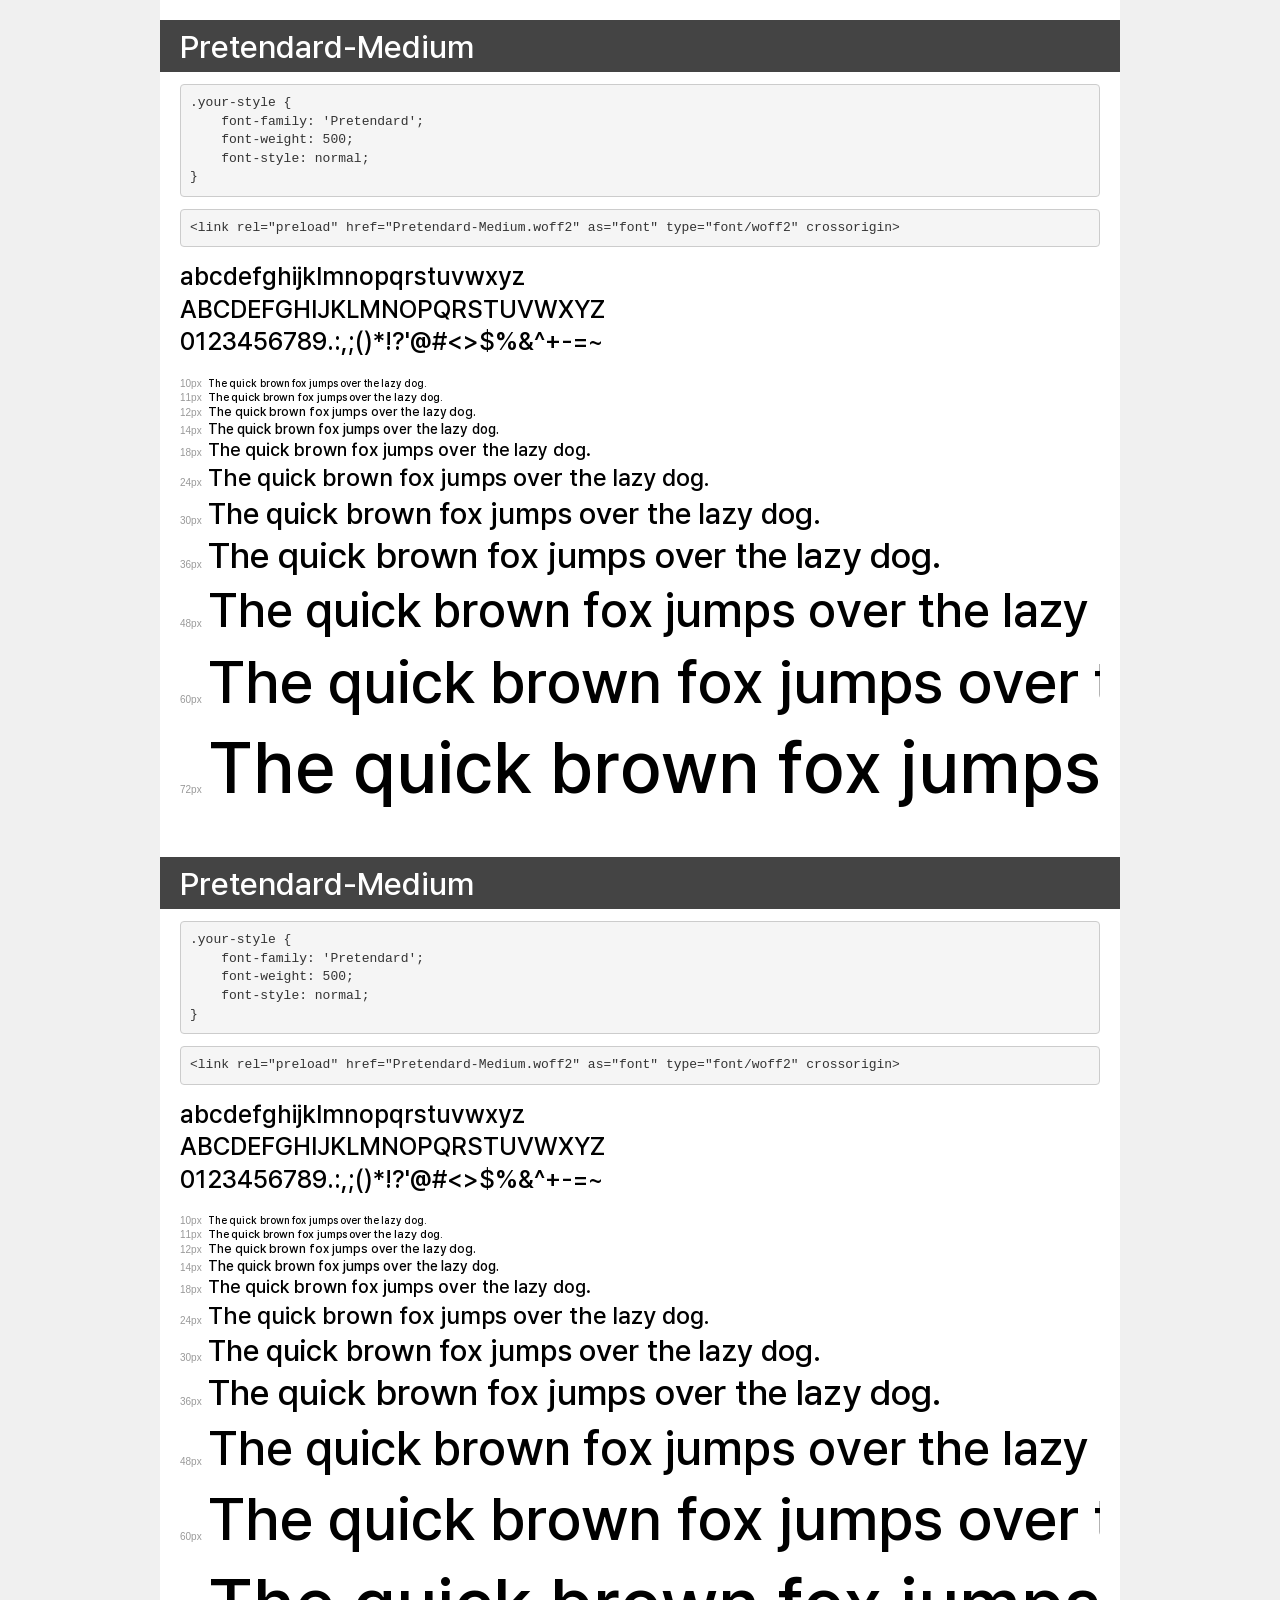
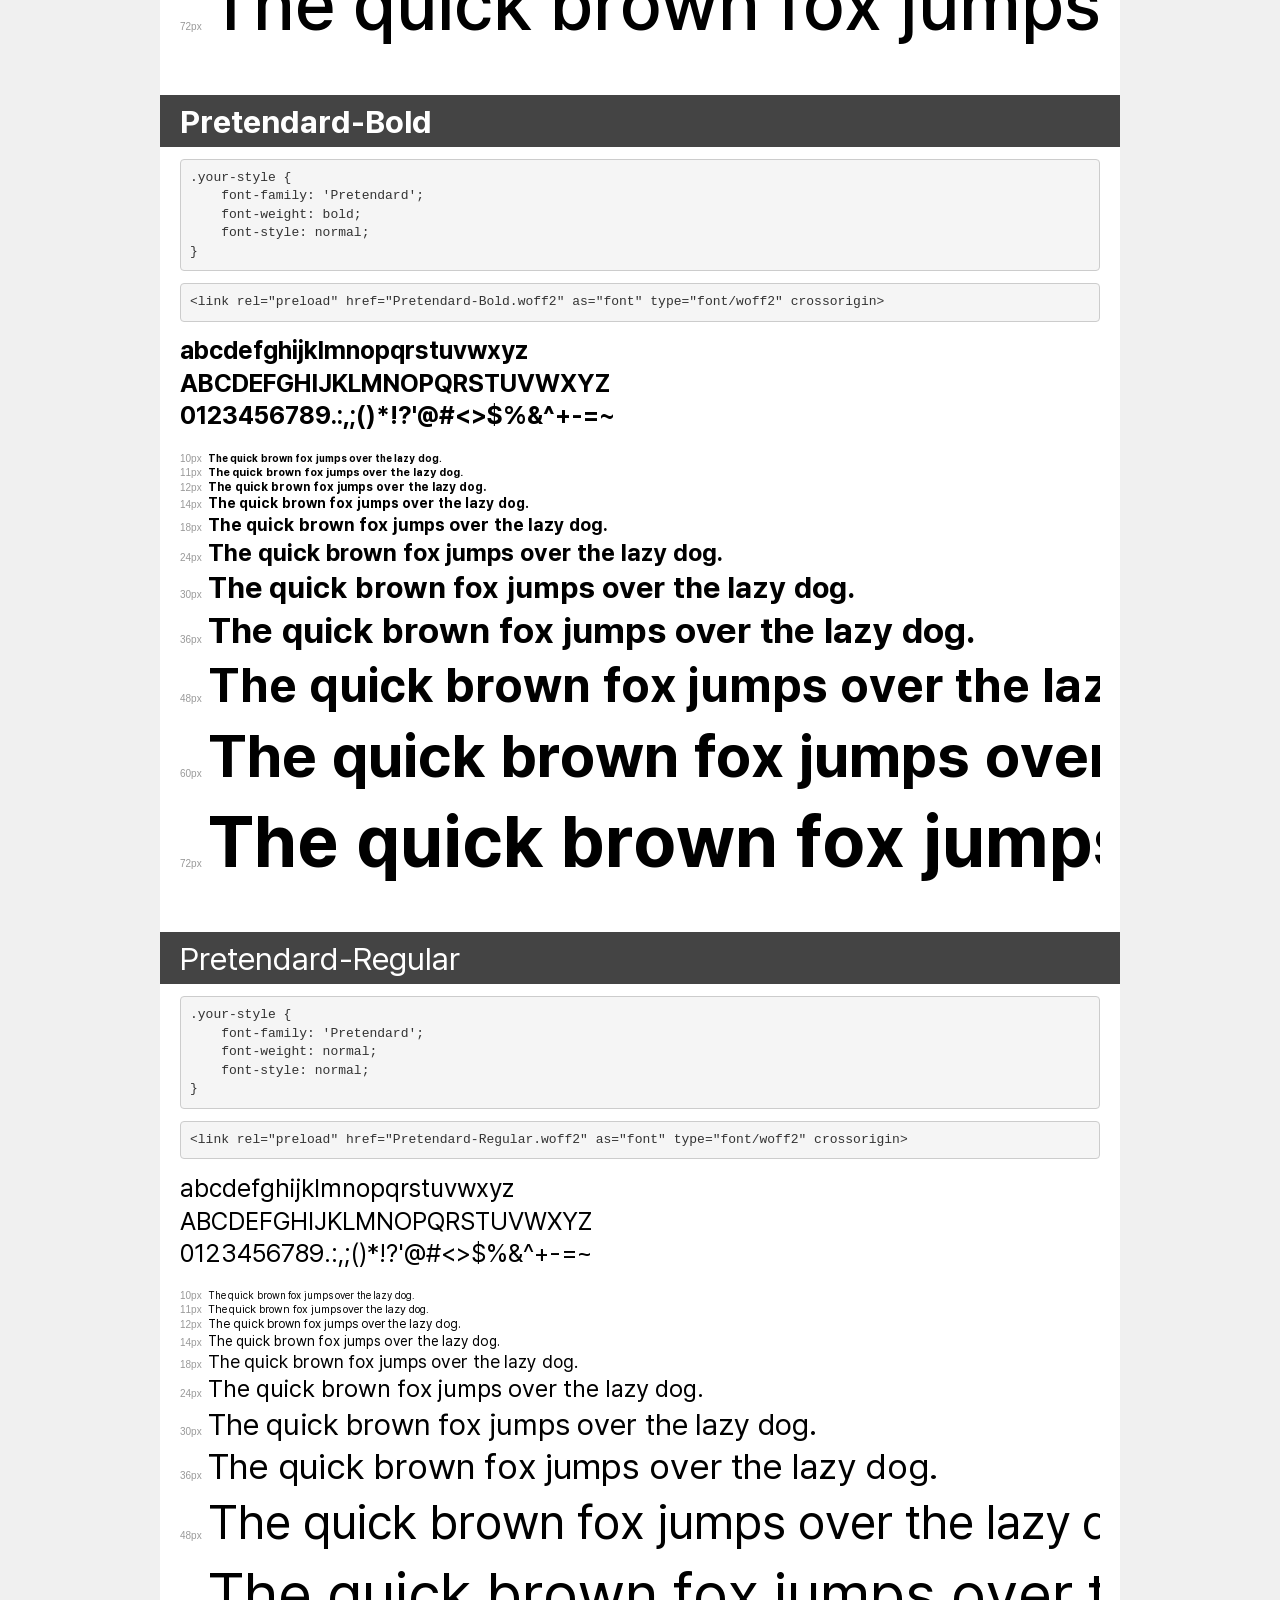
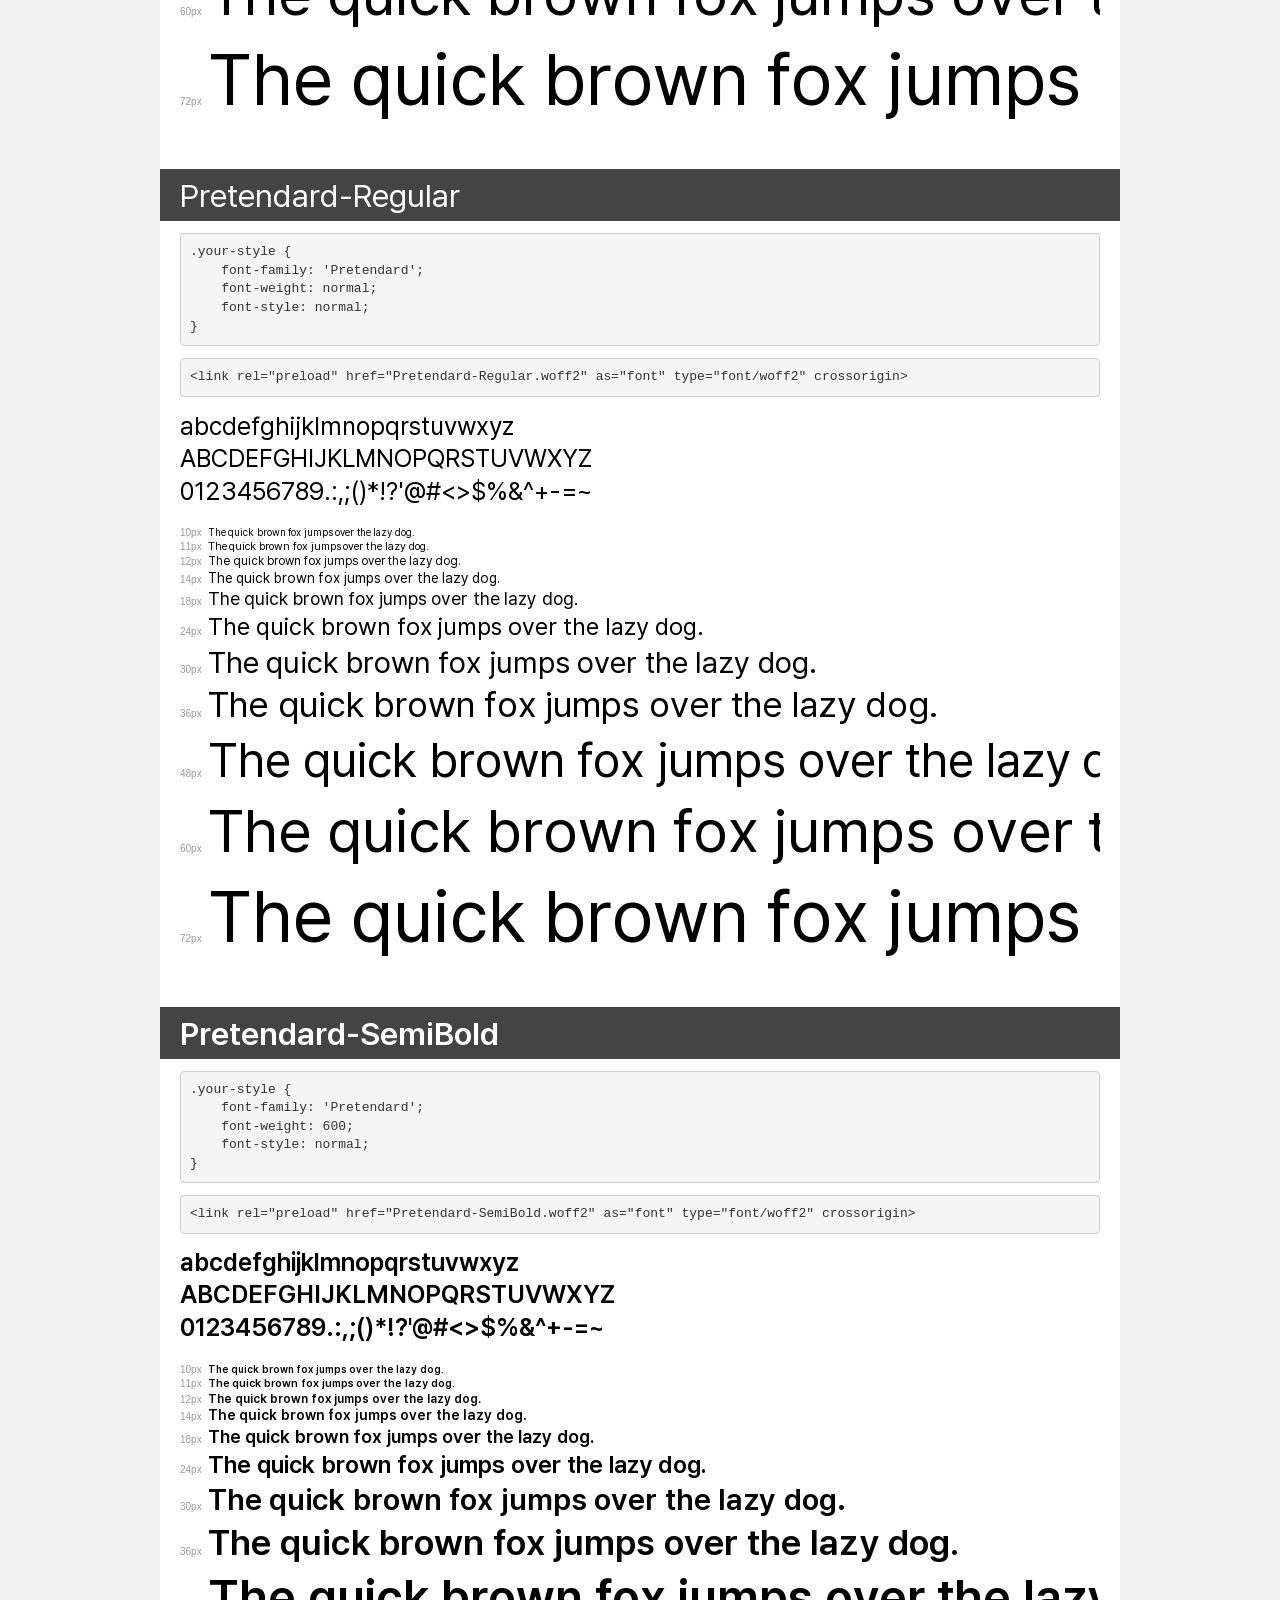
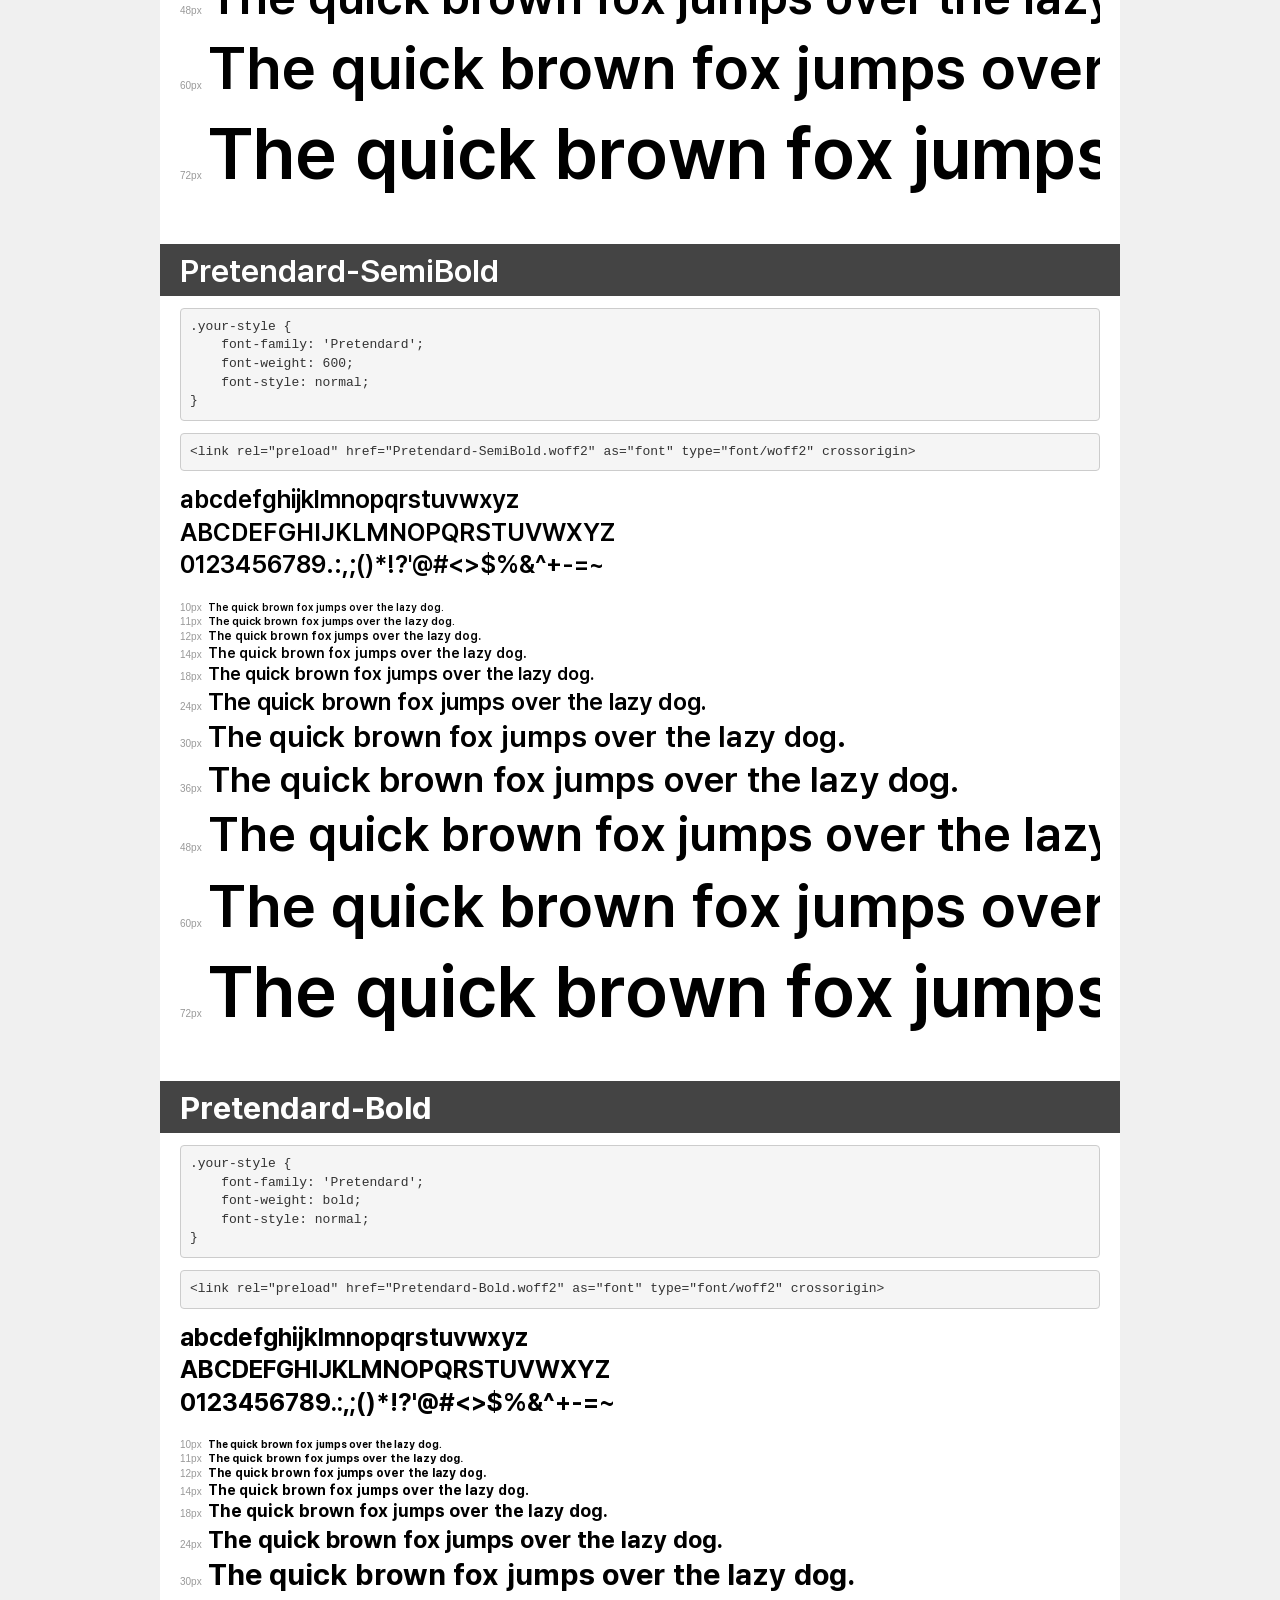
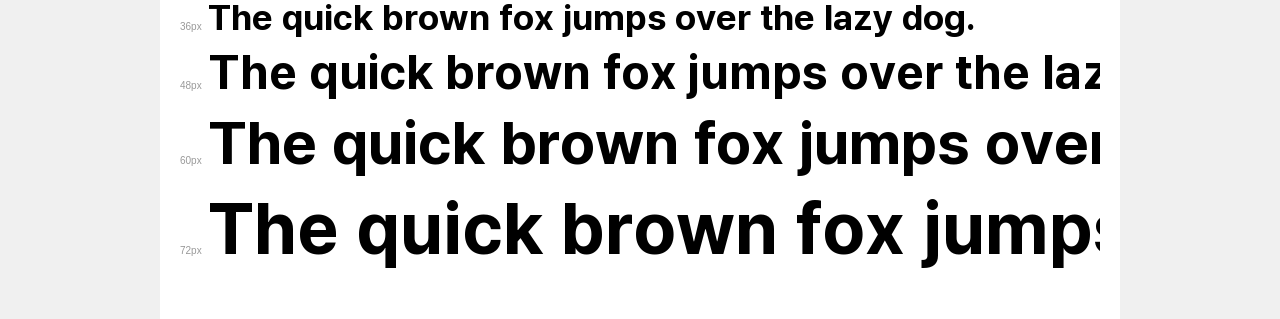
<file: font/Pretendard/demo.html>
<!DOCTYPE html>
<html lang="en">
<head>
    <meta charset="utf-8">
    <meta http-equiv="X-UA-Compatible" content="IE=edge">
    <meta name="viewport" content="width=device-width, initial-scale=1">
    <meta name="robots" content="noindex, noarchive">
    <meta name="format-detection" content="telephone=no">
    <title>Transfonter demo</title>
    <link href="stylesheet.css" rel="stylesheet">
    <style>
        /*
        http://meyerweb.com/eric/tools/css/reset/
        v2.0 | 20110126
        License: none (public domain)
        */
        html, body, div, span, applet, object, iframe,
        h1, h2, h3, h4, h5, h6, p, blockquote, pre,
        a, abbr, acronym, address, big, cite, code,
        del, dfn, em, img, ins, kbd, q, s, samp,
        small, strike, strong, sub, sup, tt, var,
        b, u, i, center,
        dl, dt, dd, ol, ul, li,
        fieldset, form, label, legend,
        table, caption, tbody, tfoot, thead, tr, th, td,
        article, aside, canvas, details, embed,
        figure, figcaption, footer, header, hgroup,
        menu, nav, output, ruby, section, summary,
        time, mark, audio, video {
            margin: 0;
            padding: 0;
            border: 0;
            font-size: 100%;
            font: inherit;
            vertical-align: baseline;
        }
        /* HTML5 display-role reset for older browsers */
        article, aside, details, figcaption, figure,
        footer, header, hgroup, menu, nav, section {
            display: block;
        }
        body {
            line-height: 1;
        }
        ol, ul {
            list-style: none;
        }
        blockquote, q {
            quotes: none;
        }
        blockquote:before, blockquote:after,
        q:before, q:after {
            content: '';
            content: none;
        }
        table {
            border-collapse: collapse;
            border-spacing: 0;
        }
        /* demo styles */
        body {
            background: #f0f0f0;
            color: #000;
        }
        .page {
            background: #fff;
            width: 920px;
            margin: 0 auto;
            padding: 20px 20px 0 20px;
            overflow: hidden;
        }
        .font-container {
            overflow-x: auto;
            overflow-y: hidden;
            margin-bottom: 40px;
            line-height: 1.3;
            white-space: nowrap;
            padding-bottom: 5px;
        }
        h1 {
            position: relative;
            background: #444;
            font-size: 32px;
            color: #fff;
            padding: 10px 20px;
            margin: 0 -20px 12px -20px;
        }
        .letters {
            font-size: 25px;
            margin-bottom: 20px;
        }
        .s10:before {
            content: '10px';
        }
        .s11:before {
            content: '11px';
        }
        .s12:before {
            content: '12px';
        }
        .s14:before {
            content: '14px';
        }
        .s18:before {
            content: '18px';
        }
        .s24:before {
            content: '24px';
        }
        .s30:before {
            content: '30px';
        }
        .s36:before {
            content: '36px';
        }
        .s48:before {
            content: '48px';
        }
        .s60:before {
            content: '60px';
        }
        .s72:before {
            content: '72px';
        }
        .s10:before, .s11:before, .s12:before, .s14:before,
        .s18:before, .s24:before, .s30:before, .s36:before,
        .s48:before, .s60:before, .s72:before {
            font-family: Arial, sans-serif;
            font-size: 10px;
            font-weight: normal;
            font-style: normal;
            color: #999;
            padding-right: 6px;
        }
        pre {
            display: block;
            padding: 9px;
            margin: 0 0 12px;
            font-family: Monaco, Menlo, Consolas, "Courier New", monospace;
            font-size: 13px;
            line-height: 1.428571429;
            color: #333;
            font-weight: normal;
            font-style: normal;
            background-color: #f5f5f5;
            border: 1px solid #ccc;
            overflow-x: auto;
            border-radius: 4px;
        }
        /* responsive */
        @media (max-width: 959px) {
            .page {
                width: auto;
                margin: 0;
            }
        }
    </style>
</head>
<body>
<div class="page">
    <div class="demo">
        <h1 style="font-family: 'Pretendard'; font-weight: 500; font-style: normal;">Pretendard-Medium</h1>
        <pre title="Usage">.your-style {
    font-family: 'Pretendard';
    font-weight: 500;
    font-style: normal;
}</pre>
        <pre title="Preload (optional)">
&lt;link rel=&quot;preload&quot; href=&quot;Pretendard-Medium.woff2&quot; as=&quot;font&quot; type=&quot;font/woff2&quot; crossorigin&gt;</pre>
        <div class="font-container" style="font-family: 'Pretendard'; font-weight: 500; font-style: normal;">
            <p class="letters">
                abcdefghijklmnopqrstuvwxyz<br>
ABCDEFGHIJKLMNOPQRSTUVWXYZ<br>
                0123456789.:,;()*!?'@#&lt;&gt;$%&^+-=~
            </p>
            <p class="s10" style="font-size: 10px;">The quick brown fox jumps over the lazy dog.</p>
            <p class="s11" style="font-size: 11px;">The quick brown fox jumps over the lazy dog.</p>
            <p class="s12" style="font-size: 12px;">The quick brown fox jumps over the lazy dog.</p>
            <p class="s14" style="font-size: 14px;">The quick brown fox jumps over the lazy dog.</p>
            <p class="s18" style="font-size: 18px;">The quick brown fox jumps over the lazy dog.</p>
            <p class="s24" style="font-size: 24px;">The quick brown fox jumps over the lazy dog.</p>
            <p class="s30" style="font-size: 30px;">The quick brown fox jumps over the lazy dog.</p>
            <p class="s36" style="font-size: 36px;">The quick brown fox jumps over the lazy dog.</p>
            <p class="s48" style="font-size: 48px;">The quick brown fox jumps over the lazy dog.</p>
            <p class="s60" style="font-size: 60px;">The quick brown fox jumps over the lazy dog.</p>
            <p class="s72" style="font-size: 72px;">The quick brown fox jumps over the lazy dog.</p>
        </div>
    </div>

    <div class="demo">
        <h1 style="font-family: 'Pretendard'; font-weight: 500; font-style: normal;">Pretendard-Medium</h1>
        <pre title="Usage">.your-style {
    font-family: 'Pretendard';
    font-weight: 500;
    font-style: normal;
}</pre>
        <pre title="Preload (optional)">
&lt;link rel=&quot;preload&quot; href=&quot;Pretendard-Medium.woff2&quot; as=&quot;font&quot; type=&quot;font/woff2&quot; crossorigin&gt;</pre>
        <div class="font-container" style="font-family: 'Pretendard'; font-weight: 500; font-style: normal;">
            <p class="letters">
                abcdefghijklmnopqrstuvwxyz<br>
ABCDEFGHIJKLMNOPQRSTUVWXYZ<br>
                0123456789.:,;()*!?'@#&lt;&gt;$%&^+-=~
            </p>
            <p class="s10" style="font-size: 10px;">The quick brown fox jumps over the lazy dog.</p>
            <p class="s11" style="font-size: 11px;">The quick brown fox jumps over the lazy dog.</p>
            <p class="s12" style="font-size: 12px;">The quick brown fox jumps over the lazy dog.</p>
            <p class="s14" style="font-size: 14px;">The quick brown fox jumps over the lazy dog.</p>
            <p class="s18" style="font-size: 18px;">The quick brown fox jumps over the lazy dog.</p>
            <p class="s24" style="font-size: 24px;">The quick brown fox jumps over the lazy dog.</p>
            <p class="s30" style="font-size: 30px;">The quick brown fox jumps over the lazy dog.</p>
            <p class="s36" style="font-size: 36px;">The quick brown fox jumps over the lazy dog.</p>
            <p class="s48" style="font-size: 48px;">The quick brown fox jumps over the lazy dog.</p>
            <p class="s60" style="font-size: 60px;">The quick brown fox jumps over the lazy dog.</p>
            <p class="s72" style="font-size: 72px;">The quick brown fox jumps over the lazy dog.</p>
        </div>
    </div>

    <div class="demo">
        <h1 style="font-family: 'Pretendard'; font-weight: bold; font-style: normal;">Pretendard-Bold</h1>
        <pre title="Usage">.your-style {
    font-family: 'Pretendard';
    font-weight: bold;
    font-style: normal;
}</pre>
        <pre title="Preload (optional)">
&lt;link rel=&quot;preload&quot; href=&quot;Pretendard-Bold.woff2&quot; as=&quot;font&quot; type=&quot;font/woff2&quot; crossorigin&gt;</pre>
        <div class="font-container" style="font-family: 'Pretendard'; font-weight: bold; font-style: normal;">
            <p class="letters">
                abcdefghijklmnopqrstuvwxyz<br>
ABCDEFGHIJKLMNOPQRSTUVWXYZ<br>
                0123456789.:,;()*!?'@#&lt;&gt;$%&^+-=~
            </p>
            <p class="s10" style="font-size: 10px;">The quick brown fox jumps over the lazy dog.</p>
            <p class="s11" style="font-size: 11px;">The quick brown fox jumps over the lazy dog.</p>
            <p class="s12" style="font-size: 12px;">The quick brown fox jumps over the lazy dog.</p>
            <p class="s14" style="font-size: 14px;">The quick brown fox jumps over the lazy dog.</p>
            <p class="s18" style="font-size: 18px;">The quick brown fox jumps over the lazy dog.</p>
            <p class="s24" style="font-size: 24px;">The quick brown fox jumps over the lazy dog.</p>
            <p class="s30" style="font-size: 30px;">The quick brown fox jumps over the lazy dog.</p>
            <p class="s36" style="font-size: 36px;">The quick brown fox jumps over the lazy dog.</p>
            <p class="s48" style="font-size: 48px;">The quick brown fox jumps over the lazy dog.</p>
            <p class="s60" style="font-size: 60px;">The quick brown fox jumps over the lazy dog.</p>
            <p class="s72" style="font-size: 72px;">The quick brown fox jumps over the lazy dog.</p>
        </div>
    </div>

    <div class="demo">
        <h1 style="font-family: 'Pretendard'; font-weight: normal; font-style: normal;">Pretendard-Regular</h1>
        <pre title="Usage">.your-style {
    font-family: 'Pretendard';
    font-weight: normal;
    font-style: normal;
}</pre>
        <pre title="Preload (optional)">
&lt;link rel=&quot;preload&quot; href=&quot;Pretendard-Regular.woff2&quot; as=&quot;font&quot; type=&quot;font/woff2&quot; crossorigin&gt;</pre>
        <div class="font-container" style="font-family: 'Pretendard'; font-weight: normal; font-style: normal;">
            <p class="letters">
                abcdefghijklmnopqrstuvwxyz<br>
ABCDEFGHIJKLMNOPQRSTUVWXYZ<br>
                0123456789.:,;()*!?'@#&lt;&gt;$%&^+-=~
            </p>
            <p class="s10" style="font-size: 10px;">The quick brown fox jumps over the lazy dog.</p>
            <p class="s11" style="font-size: 11px;">The quick brown fox jumps over the lazy dog.</p>
            <p class="s12" style="font-size: 12px;">The quick brown fox jumps over the lazy dog.</p>
            <p class="s14" style="font-size: 14px;">The quick brown fox jumps over the lazy dog.</p>
            <p class="s18" style="font-size: 18px;">The quick brown fox jumps over the lazy dog.</p>
            <p class="s24" style="font-size: 24px;">The quick brown fox jumps over the lazy dog.</p>
            <p class="s30" style="font-size: 30px;">The quick brown fox jumps over the lazy dog.</p>
            <p class="s36" style="font-size: 36px;">The quick brown fox jumps over the lazy dog.</p>
            <p class="s48" style="font-size: 48px;">The quick brown fox jumps over the lazy dog.</p>
            <p class="s60" style="font-size: 60px;">The quick brown fox jumps over the lazy dog.</p>
            <p class="s72" style="font-size: 72px;">The quick brown fox jumps over the lazy dog.</p>
        </div>
    </div>

    <div class="demo">
        <h1 style="font-family: 'Pretendard'; font-weight: normal; font-style: normal;">Pretendard-Regular</h1>
        <pre title="Usage">.your-style {
    font-family: 'Pretendard';
    font-weight: normal;
    font-style: normal;
}</pre>
        <pre title="Preload (optional)">
&lt;link rel=&quot;preload&quot; href=&quot;Pretendard-Regular.woff2&quot; as=&quot;font&quot; type=&quot;font/woff2&quot; crossorigin&gt;</pre>
        <div class="font-container" style="font-family: 'Pretendard'; font-weight: normal; font-style: normal;">
            <p class="letters">
                abcdefghijklmnopqrstuvwxyz<br>
ABCDEFGHIJKLMNOPQRSTUVWXYZ<br>
                0123456789.:,;()*!?'@#&lt;&gt;$%&^+-=~
            </p>
            <p class="s10" style="font-size: 10px;">The quick brown fox jumps over the lazy dog.</p>
            <p class="s11" style="font-size: 11px;">The quick brown fox jumps over the lazy dog.</p>
            <p class="s12" style="font-size: 12px;">The quick brown fox jumps over the lazy dog.</p>
            <p class="s14" style="font-size: 14px;">The quick brown fox jumps over the lazy dog.</p>
            <p class="s18" style="font-size: 18px;">The quick brown fox jumps over the lazy dog.</p>
            <p class="s24" style="font-size: 24px;">The quick brown fox jumps over the lazy dog.</p>
            <p class="s30" style="font-size: 30px;">The quick brown fox jumps over the lazy dog.</p>
            <p class="s36" style="font-size: 36px;">The quick brown fox jumps over the lazy dog.</p>
            <p class="s48" style="font-size: 48px;">The quick brown fox jumps over the lazy dog.</p>
            <p class="s60" style="font-size: 60px;">The quick brown fox jumps over the lazy dog.</p>
            <p class="s72" style="font-size: 72px;">The quick brown fox jumps over the lazy dog.</p>
        </div>
    </div>

    <div class="demo">
        <h1 style="font-family: 'Pretendard'; font-weight: 600; font-style: normal;">Pretendard-SemiBold</h1>
        <pre title="Usage">.your-style {
    font-family: 'Pretendard';
    font-weight: 600;
    font-style: normal;
}</pre>
        <pre title="Preload (optional)">
&lt;link rel=&quot;preload&quot; href=&quot;Pretendard-SemiBold.woff2&quot; as=&quot;font&quot; type=&quot;font/woff2&quot; crossorigin&gt;</pre>
        <div class="font-container" style="font-family: 'Pretendard'; font-weight: 600; font-style: normal;">
            <p class="letters">
                abcdefghijklmnopqrstuvwxyz<br>
ABCDEFGHIJKLMNOPQRSTUVWXYZ<br>
                0123456789.:,;()*!?'@#&lt;&gt;$%&^+-=~
            </p>
            <p class="s10" style="font-size: 10px;">The quick brown fox jumps over the lazy dog.</p>
            <p class="s11" style="font-size: 11px;">The quick brown fox jumps over the lazy dog.</p>
            <p class="s12" style="font-size: 12px;">The quick brown fox jumps over the lazy dog.</p>
            <p class="s14" style="font-size: 14px;">The quick brown fox jumps over the lazy dog.</p>
            <p class="s18" style="font-size: 18px;">The quick brown fox jumps over the lazy dog.</p>
            <p class="s24" style="font-size: 24px;">The quick brown fox jumps over the lazy dog.</p>
            <p class="s30" style="font-size: 30px;">The quick brown fox jumps over the lazy dog.</p>
            <p class="s36" style="font-size: 36px;">The quick brown fox jumps over the lazy dog.</p>
            <p class="s48" style="font-size: 48px;">The quick brown fox jumps over the lazy dog.</p>
            <p class="s60" style="font-size: 60px;">The quick brown fox jumps over the lazy dog.</p>
            <p class="s72" style="font-size: 72px;">The quick brown fox jumps over the lazy dog.</p>
        </div>
    </div>

    <div class="demo">
        <h1 style="font-family: 'Pretendard'; font-weight: 600; font-style: normal;">Pretendard-SemiBold</h1>
        <pre title="Usage">.your-style {
    font-family: 'Pretendard';
    font-weight: 600;
    font-style: normal;
}</pre>
        <pre title="Preload (optional)">
&lt;link rel=&quot;preload&quot; href=&quot;Pretendard-SemiBold.woff2&quot; as=&quot;font&quot; type=&quot;font/woff2&quot; crossorigin&gt;</pre>
        <div class="font-container" style="font-family: 'Pretendard'; font-weight: 600; font-style: normal;">
            <p class="letters">
                abcdefghijklmnopqrstuvwxyz<br>
ABCDEFGHIJKLMNOPQRSTUVWXYZ<br>
                0123456789.:,;()*!?'@#&lt;&gt;$%&^+-=~
            </p>
            <p class="s10" style="font-size: 10px;">The quick brown fox jumps over the lazy dog.</p>
            <p class="s11" style="font-size: 11px;">The quick brown fox jumps over the lazy dog.</p>
            <p class="s12" style="font-size: 12px;">The quick brown fox jumps over the lazy dog.</p>
            <p class="s14" style="font-size: 14px;">The quick brown fox jumps over the lazy dog.</p>
            <p class="s18" style="font-size: 18px;">The quick brown fox jumps over the lazy dog.</p>
            <p class="s24" style="font-size: 24px;">The quick brown fox jumps over the lazy dog.</p>
            <p class="s30" style="font-size: 30px;">The quick brown fox jumps over the lazy dog.</p>
            <p class="s36" style="font-size: 36px;">The quick brown fox jumps over the lazy dog.</p>
            <p class="s48" style="font-size: 48px;">The quick brown fox jumps over the lazy dog.</p>
            <p class="s60" style="font-size: 60px;">The quick brown fox jumps over the lazy dog.</p>
            <p class="s72" style="font-size: 72px;">The quick brown fox jumps over the lazy dog.</p>
        </div>
    </div>

    <div class="demo">
        <h1 style="font-family: 'Pretendard'; font-weight: bold; font-style: normal;">Pretendard-Bold</h1>
        <pre title="Usage">.your-style {
    font-family: 'Pretendard';
    font-weight: bold;
    font-style: normal;
}</pre>
        <pre title="Preload (optional)">
&lt;link rel=&quot;preload&quot; href=&quot;Pretendard-Bold.woff2&quot; as=&quot;font&quot; type=&quot;font/woff2&quot; crossorigin&gt;</pre>
        <div class="font-container" style="font-family: 'Pretendard'; font-weight: bold; font-style: normal;">
            <p class="letters">
                abcdefghijklmnopqrstuvwxyz<br>
ABCDEFGHIJKLMNOPQRSTUVWXYZ<br>
                0123456789.:,;()*!?'@#&lt;&gt;$%&^+-=~
            </p>
            <p class="s10" style="font-size: 10px;">The quick brown fox jumps over the lazy dog.</p>
            <p class="s11" style="font-size: 11px;">The quick brown fox jumps over the lazy dog.</p>
            <p class="s12" style="font-size: 12px;">The quick brown fox jumps over the lazy dog.</p>
            <p class="s14" style="font-size: 14px;">The quick brown fox jumps over the lazy dog.</p>
            <p class="s18" style="font-size: 18px;">The quick brown fox jumps over the lazy dog.</p>
            <p class="s24" style="font-size: 24px;">The quick brown fox jumps over the lazy dog.</p>
            <p class="s30" style="font-size: 30px;">The quick brown fox jumps over the lazy dog.</p>
            <p class="s36" style="font-size: 36px;">The quick brown fox jumps over the lazy dog.</p>
            <p class="s48" style="font-size: 48px;">The quick brown fox jumps over the lazy dog.</p>
            <p class="s60" style="font-size: 60px;">The quick brown fox jumps over the lazy dog.</p>
            <p class="s72" style="font-size: 72px;">The quick brown fox jumps over the lazy dog.</p>
        </div>
    </div>

</div>
</body>
</html>
</file>
<file: css/main.css>
@charset "utf-8";
@import url('reset.css');
@import url('common.css');
/* 웹폰트 */
@import url('../font/apercu-condensed-pro/stylesheet.css');
@import url('../font/Pretendard/stylesheet.css');

body {
    /* position: relative; 이거 뭐때문에 썼더라..*/
    max-width: 4000px;
    margin: 0 auto;
}

button {
    border: 0;
    background-color: transparent;
}

.mobile {
    display: none;
}

.header {
    width: 100%;
    height: 100px;
}

.header .inner {
    height: 100%;
    display: flex;
    justify-content: space-between;
    align-items: center;
}

.header .inner .logo {
    height: 48px;
    /* w나 h값 1개만 준다 */
}

.header .inner .logo a {
    height: 100%;
    display: block;
    /* 이미지보다 a크기가 작고 아래로 내려와있어서 맞춰주는 작업 */
}

.header .inner .logo a img {
    height: 100%;
    /* 로고,아이콘에는 object-fit사용x, 가로or세로 크기만 부여 */
}

.header .inner .nav_pc {
    display: flex;
    align-items: center;
    font-family: 'Apercu-Condensed-Pro';
    font-size: 20px;
    letter-spacing: 7%;
    font-weight: 500;

}

.header .inner .nav_pc .gnb {
    display: flex;
    align-items: center;
    margin-right: 60px;
}

.header .inner .nav_pc .gnb li {
    white-space: nowrap;
    display: block;
    line-height: 100px;
    padding: 0 24px;
}

.header .inner .nav_pc .gnb li:hover,
.header .inner .nav_pc .lang_wrap li:hover {
    color: #6DB33E;
    font-weight: 600;
}

.header .inner .nav_pc .gnb li:nth-child(5) {
    width: 133px;
    height: 40px;
    line-height: 100px;
    border-radius: 50px;
    background-color: #6DB33E;
    color: #FFFFFF;
    display: flex;
    align-items: center;
    justify-content: center;
    margin: 0 24px;
}

.header .inner .nav_pc .gnb li:nth-child(5)::before {
    content: "Order Now";
    cursor:pointer;
}

.header .inner .nav_pc .gnb li:nth-child(5):hover {
    background-color: #FFFFFF;
    border: 2px solid #6db33e;
    color: #6DB33E;
    text-align: center;
    font-family: 'Pretendard';
}

/* hover했을때 텍스트 */
.header .inner .nav_pc .gnb li:nth-child(5):hover::before {
    content: "주문하기";
}


.header .inner .nav_pc .gnb li a {
    display: block;
    line-height: 100px;
    /* 커서영역을 넓히기위해서 라인하이트를 줌 */
}

.header .inner .nav_pc .lang_wrap {
    display: flex;
    gap: 22px;
}

.header .inner .nav_pc .lang_wrap li a {
    display: block;
    line-height: 100px;
    /* 커서영역을 넓히기위해서 라인하이트를 줌 */
}

.header .inner .nav_btn {
    width: 44px;
    cursor: pointer;
}




/* main */
.main_visual {
    /* width: 100%; */

    background-color: var(--main-color);
    margin-bottom: 200px;
    border: solid 2px #121212;
    border-left: 0;
    border-right: 0;
}

.main_visual .main_vis_wrap_01 {
    width: 100%;
    height: 522px;
    display: flex;
    border-bottom: 2px solid #121212;
    position: relative;
}

.main_visual .main_vis_wrap_01 .main_vis_text_sec_01 {
    width: 42.65%;
    /* 819/1920*100 */
    height: 100%;
    display: flex;
    align-items: center;
}

.main_visual .main_vis_wrap_01 .main_vis_text_sec_01 .text_wrap {
    max-width: 1440px;
    width: calc(100% - 40px);
    position: absolute;
    top: 50%;
    left: 50%;
    transform: translate(-50%, -50%);
}

.main_visual .main_vis_wrap_01 .main_vis_text_sec_01 .text_wrap .title_text_wrap h2 {
    max-width: 39%;
    font-family: 'Apercu-Condensed-Pro';
    font-size: 64px;
    font-weight: 700;
    line-height: 96px;
}

.main_visual .main_vis_wrap_01 .main_vis_text_sec_01 .text_wrap .title_text_wrap p {
    max-width: 39%;
    font-size: 28px;
    font-weight: 400;
    line-height: 42px;
    margin-bottom: 34px;
}

.main_visual .main_vis_wrap_01 .main_vis_text_sec_01 p {
    font-size: 20px;
    font-weight: 700;
    line-height: 30px;
}



.main_visual .main_vis_wrap_01 .main_vis_img_sec_01 {
    width: calc(100% - 42.65%);
    height: 100%;
    background-color: #90CFEE;
    display: flex;
    overflow: hidden;
    border-left: 2px solid #121212;
}


.main_visual .main_vis_wrap_01 .main_vis_img_sec_01 video {
    height: 100%;
    display: block;
    object-fit: contain;
    transform: rotate(90deg);
    margin: 0 1px;
}

.main_visual .main_vis_wrap_02 {
    width: 100%;
    height: 236px;
    display: flex;
    position: relative;
}

.main_visual .main_vis_wrap_02 .main_vis_text_sec_02 {
    width: 42.65%;
    /* 819/1920*100 */
    height: 100%;
    display: flex;
    align-items: center;
}

.main_visual .main_vis_wrap_02 .main_vis_text_sec_02 .text_wrap {
    max-width: 1440px;
    width: calc(100% - 40px);
    position: absolute;
    top: 50%;
    left: 50%;
    transform: translate(-50%, -50%);
}

.main_visual .main_vis_wrap_02 .main_vis_text_sec_02 .text_wrap p {
    max-width: 39%;
    font-size: 20px;
    font-weight: 400;
    line-height: 30px;
    margin-bottom: 12px;
}

.main_visual .main_vis_wrap_02 .main_vis_text_sec_02 .text_wrap strong {
    max-width: 39%;
    font-size: 20px;
    line-height: 30px;
}

.main_visual .main_vis_wrap_02 .main_vis_list {
    width: calc(100% - 42.65%);
    height: 100%;
    display: flex;
}

.main_visual .main_vis_wrap_02 .main_vis_list .main_vis_item {
    width: 33.33%;
    /* 367/1101*100 */
    display: flex;
    justify-content: center;
    align-items: center;
    border-left: 2px solid #121212;
}

.main_visual .main_vis_wrap_02 .main_vis_list .main_vis_item img {
    width: 70%;
    height: 70%;
    object-fit: contain;
}


.section_rec {
    margin-bottom: 200px;
}

.section_rec .inner {
    display: flex;
    flex-wrap: wrap;
}

.section_rec .inner .rec_text {
    width: 33.33%;
    /* 480/1440*100 */
    height: auto;
    border: 1px solid #121212;
    margin: 0 0 -1px 0;
}

.section_rec .inner .rec_text .text_wrap {
    padding: var(--padding-rec);
}

.section_rec .inner .rec_text .text_wrap h2 {
    font-size: var(--fontSize-rec);
    line-height: var(--lineHeight-rec);
    margin-bottom: 12px;
}

.section_rec .inner .rec_text .text_wrap p {
    font-size: 20px;
    font-weight: 400;
    line-height: 30px;
    letter-spacing: -2.5%;
}

.section_rec .inner .item {
    width: 33.33%;
    border: 1px solid #121212;
}

.section_rec .inner .item:hover {
    background-color: rgb(80, 200, 120);
}

/* item에 hover했을때 img만 기울어짐 */
.section_rec .inner .item:hover img {
    transform: scale3d(1, 1, 1) rotateX(0deg) rotateY(0deg) rotateZ(-3deg) skew(0deg, 0deg);
}


.section_rec .inner .item:nth-child(1) {
    margin: 0 -1px;
}

.section_rec .inner .item:nth-child(2) {
    margin: 0 -1px -1px -1px;
}

.section_rec .inner .item:nth-child(3) {
    margin: 0 0 -1px 0;
}

.section_rec .inner .item:nth-child(5) {
    margin: 0 -1px;
}

.section_rec .inner .item a {
    width: 100%;
}

.section_rec .inner .item a .inner {
    /* background-color: blanchedalmond; */
    padding: 0 0 22px 0;
}

.section_rec .inner .item a .inner .image {
    width: 100%;
}

.section_rec .inner .item a .inner .image .badge {
    height: var(--badge-height);
    font-size: var(--badge-fontSize);
    font-weight: var(--badge-fontWeight);
    line-height: var(--badge-lineHeight);
    letter-spacing: var(--badge-letterSpacing);
    color: var(--badge-textColor);
    display: flex;
    justify-content: center;
    align-items: center;
    margin-bottom: 1px;
}

/* recommended_badge */
.section_rec .inner .item:nth-child(2) a .inner .image .badge {
    width: var(--redbadge-width);
    background-color: var(--redbadge-color);
}

.section_rec .inner .item:nth-child(3) a .inner .image .badge {
    width: var(--grnbadge-width);
    background-color: var(--grnbadge-color);
}

.section_rec .inner .item:nth-child(4) a .inner .image .badge {
    width: var(--redbadge-width);
    background-color: var(--redbadge-color);
}

.section_rec .inner .item:nth-child(5) a .inner .image .badge {
    width: var(--grnbadge-width);
    background-color: var(--grnbadge-color);
}

.section_rec .inner .item:nth-child(6) a .inner .image .badge {
    width: var(--grnbadge-width);
    background-color: var(--grnbadge-color);
}

.section_rec .inner .item a .inner .image .badge p {}

.section_rec .inner .item a .inner .image img {
    width: 100%;
    object-fit: cover;
}

.section_rec .inner .item a .inner .image img:hover {}



.section_rec .inner .item a .inner .text_wrap {
    width: 100%;
    padding: 0 30px;
    text-align: center;
}

.section_rec .inner .item a .inner .text_wrap h3 {
    font-family: 'Pretendard';
    font-size: 24px;
    font-weight: 500;
    line-height: 36px;
    letter-spacing: -2.5%;
    margin-bottom: 10px;
}

.section_rec .inner .item a .inner .text_wrap p {
    color: #555555;
    font-size: 16px;
    font-weight: 400;
    line-height: 24px;
    letter-spacing: -2.5%;
    display: -webkit-box;
    /* 말줄임표 */
    -webkit-box-orient: vertical;
    -webkit-line-clamp: 2;
    overflow: hidden;
}


/* section_menu */

.section_menu {
    height: 472px;
    /* 고정높이 */
    margin: 0 auto;
    overflow: hidden;
    position: relative;
    background-color: #00BC77;
    margin-bottom: 200px;
}

.section_menu .menu-01 {
    width: 2817px;
    /* 원본 전체 길이 (피그마 값) */
    height: 236px;
    display: flex;
}

.section_menu .menu-01 .menu_text {
    width: 819px;
    /* 고정 */
    height: 236px;
    /* flex-shrink: 1; */
    /* 줄어들지 않게 */
    border: 1px solid #121212;
    z-index: 9999;
    background-color: #00BC77;
}

.section_menu .menu-01 .menu_text .text_wrap {
    font-size: var(--fontSize-menu);
    line-height: var(--lineHeight-menu);
    padding: var(--padding-menu);
}

.section_menu .menu-01 .menu_text .text_wrap h2 {}

.section_menu .menu-01 .menu_text .text_wrap h2 a {}

.section_menu .menu-01 .menu_text .text_wrap h2 a p {}

.section_menu .menu-01 .item {
    width: 333px;
    /* 원본 사이즈 그대로 */
    height: 236px;
    flex-shrink: 0;
    border: 1px solid #121212;
    margin: 0 0 0 -1px;
    animation: slide1 10s linear infinite;
}

.section_menu .menu-01 .item img {
    width: 100%;
    height: 80%;
    /* 텍스트가 item 영역밖으로 벗어나므로 */
    object-fit: contain;
}

.section_menu .menu-01 .item p {
    font-family: 'Pretendard';
    font-size: 18px;
    font-weight: 400;
    line-height: 28px;
    letter-spacing: -2.5%;
    white-space: nowrap;
    text-align: center;
}

.menu-02 {
    width: 2331px;
    /* 원본 전체 길이 (피그마 값) */
    height: 236px;
    display: flex;
    animation: slide2 4.5s linear infinite;
}

.menu-02 .item {
    width: 333px;
    /* 원본 사이즈 그대로 */
    height: 236px;
    flex-shrink: 0;
    border: 1px solid #121212;
    overflow: hidden;
    margin: -1px -1px 0 0;
}

.menu-02 .item img {
    width: 100%;
    height: 80%;
    /* 텍스트가 item 영역밖으로 벗어나므로 */
    object-fit: contain;
}

.menu-02 .item p {
    font-size: 18px;
    font-weight: 400;
    line-height: 28px;
    letter-spacing: -2.5%;
    white-space: nowrap;
    text-align: center;
}

/* 애니메이션1  2817 - 1920 = 897px 만큼 왼쪽으로 이동 */
@keyframes slide1 {
    0% {
        transform: translateX(0);
    }

    100% {
        transform: translateX(-897px);
    }
}

/* 애니메이션2  2331 - 1920 = 411px 만큼 왼쪽으로 이동 */
@keyframes slide2 {
    0% {
        transform: translateX(0);
    }

    100% {
        transform: translateX(-411px);
    }
}

.section_store {
    display: flex;
    /* height: 480px; h값을 설정하지않고 하위값에 h:100%해야 이미지 비율이 맞게 확대축소됨*/
    padding-bottom: 200px;
}

.section_store .store_left {
    width: 42.65%;
}

.section_store .store_left img {
    width: 100%;
    height: 100%;
    object-fit: cover;
    border: 1px solid #FFFFFF;
    border: 0 0 1px 0;
}

.section_store .store_right {
    width: 57.34%;
    background-color: #121212;
}

.section_store .store_right .inner {
    width: 70%;
    height: 50%;
    margin: 0 auto;
    text-align: center;
    display: flex;
    flex-direction: column;
    justify-content: space-between;
    transform: translateY(30%);
}

.section_store .store_right .inner .text_wrap {
    width: 100%;
    font-size: var(--fontSize-rec);
    line-height: var(--lineHeight-rec);
    color: #FFFFFF;
}

.section_store .store_right .inner .text_wrap h2 {}

.section_store .store_right .inner .text_wrap p {
    font-size: 20px;
    font-weight: 400;
    line-height: 30px;
    letter-spacing: -2.5%;
}

.section_store .store_right .inner .search_box {
    width: 100%;
    margin: 0 auto;
    padding: 10px 32px;
    display: flex;
    justify-content: space-between;
    background-color: var(--main-color);
    border-radius: 50px;
}

.section_store .store_right .inner .search_box input, 
textarea {
    padding: 0;
}

.section_store .store_right .inner .search_box input[type="text"] {
    width: 100%;
    border: 0;
    background-color: inherit;
    font-size: 18px;
    font-weight: 400;
}

.section_store .store_right .inner .search_box input:focus {
    outline: none;
    border: 0;
}

.section_store .store_right .inner .search_box img a {
    width: 100%;
}

.section_store .store_right .inner .search_box img {
    width: 100%;
}


/* section_event */

.section_event_pc {
    width: 100%;
    background-color: var(--main-color);
    margin-bottom: 200px;
    border: solid 1px #121212;
    border-left: 0;
    border-right: 0;
}

.section_event_pc .gird_wrap01 {
    width: 100%;
    height: 198px;
    display: flex;
    border-bottom: 1px solid #121212;
}

.section_event_pc .gird_wrap01 .text_sec {
    width: 42.65%;
    /* 819/1920*100 */
    height: 100%;
    display: flex;
    align-items: center;
    border-right: 1px solid #121212;
}

.section_event_pc .gird_wrap01 .text_sec .text_wrap {
    margin: 0 auto;
}

.section_event_pc .gird_wrap01 .text_sec .text_wrap h2 {
    font-size: 52px;
    font-weight: 700;
    line-height: 78px;
}

.section_event_pc .gird_wrap01 .text_sec .text_wrap p {}

.section_event_pc .gird_wrap01 .gird {}

.section_event_pc .gird_wrap02 {
    /* height: 660px; 이미지 비율을 위해 h값 지정x */
    border-bottom: 1px solid #121212;
}

.section_event_pc .gird_wrap02 .list {
    height: 100%;
    display: flex;
}

.section_event_pc .gird_wrap02 .list .item {
    width: 33.33%;
    height: 100%;
    border: 1px solid #121212;
    border-top: 0;
}

.section_event_pc .gird_wrap02 .list .item .image {
    width: 100%;
}

.section_event_pc .gird_wrap02 .list .item .image img {
    width: 100%;
    height: 100%;
    object-fit: cover;
    display: block;
    /* 이미지아래 틈이 있어서 */
}

.section_event_pc .gird_wrap02 .list .item .text {
    /* height: 326px; */
    padding: 20px 30px 60px 30px;
    background-color: #FDFDFD;
}

.section_event_pc .gird_wrap02 .list .item .text .inner {}

.section_event_pc .gird_wrap02 .list .item .text .inner .text_wrap {
    margin-bottom: 50px;
}

.section_event_pc .gird_wrap02 .list .item .text .inner .text_wrap .sort {
    font-family: 'Apercu-Condensed-Pro';
    font-size: 16px;
    font-weight: 700;
    line-height: 24px;
    color: var(--main-color);
    margin-bottom: 14px;
}

.section_event_pc .gird_wrap02 .list .item .text .inner .text_wrap .sort strong {}

.section_event_pc .gird_wrap02 .list .item .text .inner .text_wrap .title_wrap {
    margin-bottom: 14px;
    -webkit-box-orient: vertical;
}

.section_event_pc .gird_wrap02 .list .item .text .inner .text_wrap .title_wrap h2 {
    font-family: 'Pretendard';
    font-size: 24px;
    font-weight: 500;
    line-height: 36px;
    letter-spacing: -2.5%;
    margin-bottom: 10px;

    overflow: hidden;
    text-overflow: ellipsis;
    display: -webkit-box;
    -webkit-line-clamp: 2;
    -webkit-box-orient: vertical;
}

.section_event_pc .gird_wrap02 .list .item .text .inner .text_wrap .title_wrap p {
    font-size: 16px;
    font-weight: 400;
    line-height: 24px;
    letter-spacing: -2.5%;
    color: #555555;
    overflow: hidden;
    /* 2줄까지 말줄임표시 */
    text-overflow: ellipsis;
    display: -webkit-box;
    -webkit-line-clamp: 2;
    -webkit-box-orient: vertical;
}

.section_event_pc .gird_wrap02 .list .item .text .inner .date_wrap {
    width: 100%;
    display: flex;
    justify-content: space-between;
    align-items: center;
}

.section_event_pc .gird_wrap02 .list .item .text .inner .date_wrap p {
    font-size: 16px;
    font-weight: 400;
    line-height: 24px;
    letter-spacing: -2.5%;
    color: #555555;
}

.section_event_pc .gird_wrap02 .list .item .text .inner .date_wrap .button {
    /* width: 30%; 버튼같은 작은 컨텐츠는 px로 지정할것 %(x) */
    width: 126px;
    height: 38px;

    background-color: #6DB33E;
    border-radius: 50px;
    color: #FDFDFD;

    display: flex;
    justify-content: center;
    align-items: center;
    font-size: 16px;
    font-weight: 500;
    line-height: 24px;
}

.section_event_pc .gird_wrap02 .list .item .text .inner .date_wrap .button a {
    width: 100%;
    height: 100%;
    text-align: center;
    line-height: 38px;
}

.section_event_pc .gird_wrap03 {
    width: 100%;
    height: 150px;
}



/* section_insta */
.section_insta {
    margin-bottom: 200px;
}

.section_insta .inner {
    display: flex;
    flex-wrap: wrap;
}

.section_insta .inner .insta_text {
    width: 25%;
    border: 1px solid #121212;
    padding: 98px 26px;
    font-size: var(--fontSize-insta);
    line-height: var(--lineHeight-insta);
}

.section_insta .inner .insta_text .text_wrap {}

.section_insta .inner .insta_text .text_wrap h2 {}

.section_insta .inner .insta_text .text_wrap p {}

.section_insta .inner .image {
    width: 25%;
    border: 1px solid #121212;
    margin: 0 0 0 -1px;
}

.section_insta .inner .image:nth-child(5) {
    margin: -1px 0 0 0px;
}

.section_insta .inner .image:nth-child(6) {
    margin: -1px 0px 0 -1px;
}

.section_insta .inner .image:nth-child(7) {
    margin: -1px -1px 0 -1px;
}

.section_insta .inner .image:nth-child(8) {
    margin: -1px 0 0 0px;
}

.section_insta .inner .image img {
    width: 100%;
    height: 100%;
    object-fit: cover;
}


/* footer */
.footer {
    width: 100%;
    background-color: var(--main-color);
}

.footer .inner {
    padding: 30px 0 50px 0;
}

.footer .inner .footer_01 {
    width: 100%;
    height: 276px;
    display: flex;
    justify-content: space-between;
    margin-bottom: 28px;
}

.footer .inner .footer_01 .nav_wrap {
    width: 45.55%;
    /* 656/1440*100 */
    height: 100%;
    display: flex;
    justify-content: space-between;
}

.footer .inner .footer_01 .nav_wrap .nav_01 {
    display: flex;
    /* gap을 주기위해 block태그-> dispaly:flex */
    flex-direction: column;
    gap: 12px;
}

.footer .inner .footer_01 .nav_wrap .nav_01 li {}

.footer .inner .footer_01 .nav_wrap .nav_01 li a {}

.footer .inner .footer_01 .nav_wrap .nav_02 {
    display: flex;
    flex-direction: column;
    gap: 12px;
}

.footer .inner .footer_01 .nav_wrap .nav_02 li {}

.footer .inner .footer_01 .nav_wrap .nav_02 li a {}

.footer .inner .footer_01 .right_wrap {
    width: 23.61%;
    height: 100%;
    display: flex;
    flex-direction: column;
    justify-content: space-between;
}

.footer .inner .footer_01 .right_wrap .download_wrap {
    width: 100%;
}

.footer .inner .footer_01 .right_wrap .download_wrap p {
    font-size: 28px;
    font-weight: 700;
    line-height: 42px;
    letter-spacing: -2.5%;
    color: rgb(18, 18, 18, 0.8);
    margin-bottom: 12px;
}

.footer .inner .footer_01 .right_wrap .download_wrap .icon_wrap {
    width: 100%;
    display: flex;
    justify-content: space-between;
}

.footer .inner .footer_01 .right_wrap .download_wrap .icon_wrap a {
    display: block;
    width: 47.05%;
}

.footer .inner .footer_01 .right_wrap .download_wrap .icon_wrap a img {
    width: 100%;
}

.footer .inner .footer_01 .right_wrap .sns {
    width: 82.94%;
    display: flex;
    gap: 30px;
    justify-content: flex-end;
}

.footer .inner .footer_01 .right_wrap .sns li {}

.footer .inner .footer_01 .right_wrap .sns li a {
    width: 100%;
}

.footer .inner .footer_01 .right_wrap .sns li a img {
    width: 100%;
}

/* 가상요소 선택자 밑줄 */
.footer .inner .line {}

.footer .inner .line::before {
    content: '';
    /* before와 after는 인라인태그로 취급되기때문에,문자를 쓰지않기때문에 따옴표 사이를 비워둔다 */
    width: 100%;
    height: 1px;
    background-color: #121212;
    display: block;
    margin-bottom: 28px;
}

.footer .inner .footer_02 {}

.footer .inner .footer_02 .info_wrap {
    display: flex;
    gap: 10px;
    margin-bottom: 16px;
}

.footer .inner .footer_02 .info_wrap li {}

.footer .inner .footer_02 .info_wrap li a {}

.footer .inner .footer_02 .copyright {}

.footer .inner .footer_02 .copyright p {}



/* 화면의 크기가 1440px 이하일 때 스타일 변화 */
@media screen and (max-width: 1440px) {
    :root {
        --fontSize-rec: 32px;
        --lineHeight-rec: 48px;
        --padding-rec: 130px 24px;

        --badge-height: 38px;
        --badge-fontSize: 12px;
        --badge-lineHeight: 18px;
        /* --badge-padding: 0 4px */
        --redbadge-width: 20.25%;
        --grnbadge-width: 38.83%;
    }

    .main_visual .main_vis_wrap_01 .main_vis_text_sec_01 .text_wrap,
    .main_visual .main_vis_wrap_02 .main_vis_text_sec_02 .text_wrap {
        width: calc(100% - 60px);
        margin: 0 auto;
    }

    .section_menu .menu-01 .menu_text {
        width: 500px;
    }

}

/* 1440 */


/* 화면의 크기가 1200px 이하일 때 스타일 변화 */
@media screen and (max-width: 1264px) {

    .section_rec .inner .item a .inner .text_wrap h3 {
        font-size: 20px;
        line-height: 30px;
    }

    .footer .inner .footer_01 .nav_wrap {
        font-size: 30px;
        line-height: 60px;
    }

    .footer .inner .footer_01 .right_wrap .download_wrap p {
        font-size: 20px;
        line-height: 30px;
    }
}

/* 1200 */



/* 화면의 크기가 1024px 이하일 때 스타일 변화 */
/* section-01 에게 있는 padding: 80px 0 */
/* .item에게 있는 width: 49%; */
/* item을 2개씩 2줄로 배치되도록 스타일 추가 -> item을 감싸고있는 list에게 wrap을 준다 */



/* 화면의 크기가 1024px 이하일 때 스타일 변화 */
/* 쉑쉑
메인비주얼: 텍스트/ 이미지 크기 줄이기 + 여백조정
추천메뉴: 제품명 텍스트 줄이기or 줄바꿈
메뉴소개: 텍스트섹션- 타이틀 줄바꿈 + 너비영역 축소
스토어: 텍스트와 서치박스 간격 줄이기 + 오른쪽영역 여백 재설정
인스타그램: 텍스트 줄이기
푸터: 푸터-01 텍스트 줄이기+간격 설정 */
@media screen and (max-width: 1024px) {

    .main_visual .main_vis_wrap_01 .main_vis_text_sec_01 .text_wrap,
    .main_visual .main_vis_wrap_02 .main_vis_text_sec_02 .text_wrap {}

    .main_visual .main_vis_wrap_01 .main_vis_text_sec_01 .text_wrap .title_text_wrap p {
        font-size: 24px;
        line-height: 36px;
        margin-bottom: 34px;
    }

    .section_menu .menu-01 .menu_text {}

    /* section_event */
    /* 자세히보기버튼 */
    .section_event .gird_wrap02 .list .item .text .inner .date_wrap {
        flex-wrap: wrap;
    }

    .section_insta .inner .insta_text .text_wrap h2 {
        font-size: 48px;
        line-height: 72px;
    }

    .footer .inner .footer_01 .nav_wrap {
        font-size: 30px;
        line-height: 60px;

    }

}

/* 1024 */






/* 화면의 크기가 900px 이하일 때 스타일 변화 */
@media screen and (max-width: 900px) {

    .header .inner .nav_pc {
        display: none;
    }

    .mobile {
        display: block;
    }

    .header {
        width: 100%;
        height: 70px;
    }

    .header .inner .logo {
        width: 100%;
        height: 38px;
    }

    .header .inner .nav_mobile {
        width: 100%;
        height: 100%;
        position: fixed;
        right: -100%;
        /* 화면크기가 900 되었을때 nav는 보이지않도록. (right:-100%로 화면밖 숨김) */
        top: 0;
        background-color: var(--main-color);
        padding: 155px 32px 150px 0;
        display: flex;
        flex-direction: column;
        justify-content: space-between;
        align-items: flex-end;
        /* 오른쪽 배치 */
        text-align: right;
        /* 우측정렬 */
        height: 100%;
        z-index: 999999999;
    }

    .header .inner .nav_mobile.active {
        right: 0;
        /* active실행하여 right:-100%로 숨겨놨던 네비게이션 불러오기 */
    }

    .header .inner .nav_mobile .close_btn {
        width: 44px;
        position: absolute;
        top: 17px;
        right: 34px;
        cursor: pointer;
    }

    .header .inner .nav_mobile .gnb {
        display: flex;
        /* li사이 gap을 주기위해서 부모인 gnb에 flex와 gap부여 */
        flex-direction: column;
        /* flex하면 가로정렬되므로 */
        gap: 24px;
    }

    .header .inner .nav_mobile .gnb li {
        font-size: 55px;
        font-weight: 700;
    }

    .header .inner .nav_mobile .gnb li a {
        display: block;
        /* a는 인라인태그이므로 블록 */
        padding: 6px 8px;
    }

    .header .inner .nav_mobile .lang_wrap {
        display: flex;
        gap: 22px;
        font-size: 20px;
        font-weight: 700;
    }

    .main_visual {
        display: none;
    }

    /* sec_rec */
    .section_rec {}

    .section_rec .inner {
        display: flex;
        flex-wrap: wrap;
    }

    .section_rec .inner .rec_text {
        width: 50%;
        height: auto;
        border: 1px solid #121212;
        margin: 0 0 -1px 0;
    }

    .section_menu .menu-01 .menu_text {
        width: 400px;
    }

    .section_rec .inner .item {
        width: 50%;
        border: 1px solid #121212;
    }



    /* section_Store */
    .section_store {
        display: flex;
        flex-direction: column;
    }

    .section_store .store_left {
        width: 100%;
    }

    .section_store .store_left img {
        width: 100%;
        height: 100%;
        object-fit: cover;
    }

    .section_store .store_right {
        width: 100%;
        /* h값 지우기 */
    }

    .section_store .store_right .inner {
        height: 100%;
        display: flex;
        flex-direction: column;
        justify-content: space-between;
        padding: 100px 0;
        transform: translateY(0%);
    }

    .section_store .store_right .inner .text_wrap p {
        margin-bottom: 22px;
    }

    /* section_event */
    .section_event_pc {
        display: none;
    }

    .section_event_mobile {
        display: block;
        padding-bottom: 200px;
    }

    .section_event_mobile .list {
        width: 100%;
        /* height: 2697px; */
        border: 1px solid #121212;
    }

    .section_event_mobile .list .item {
        width: 100%;
        height: 33.3%;
    }

    .section_event_mobile .list .item:nth-child(1) {
        border-bottom: 1px;
    }

    .section_event_mobile .list .item:nth-child(3) {
        border-top: 1px;
    }

    .section_event_mobile .list .item .image {
        width: 100%;
        height: 69.35%;
    }

    .section_event_mobile .list .item .image img {
        width: 100%;
        height: 100%;
        object-fit: cover;
    }

    .section_event_mobile .list .item .text {
        width: 100%;
        height: 30.65%;
        padding: 16px 16px 40px 16px;
    }

    .section_event_mobile .list .item .text .inner {
        width: 100%;
        height: 100%;
        display: flex;
        flex-direction: column;
        justify-content: space-between;
    }

    .section_event_mobile .list .item .text .inner .text_wrap {
        width: 100%;
        /* 수직 스페이스비투윈 */
    }

    .section_event_mobile .list .item .text .inner .text_wrap .sort {
        font-family: 'Apercu-Condensed-Pro';
        font-size: 16px;
        font-weight: 700;
        line-height: 24px;
        color: var(--main-color);
        margin-bottom: 14px;
    }

    .section_event_mobile .list .item .text .inner .text_wrap .title_wrap {
        margin-bottom: 14px;
        -webkit-box-orient: vertical;
    }

    .section_event_mobile .list .item .text .inner .text_wrap .title_wrap h2 {
        font-family: 'Pretendard';
        font-size: 24px;
        font-weight: 500;
        line-height: 36px;
        letter-spacing: -2.5%;
        margin-bottom: 10px;

        overflow: hidden;
        text-overflow: ellipsis;
        display: -webkit-box;
        -webkit-line-clamp: 2;
        -webkit-box-orient: vertical;
    }

    .section_event_mobile .list .item .text .inner .text_wrap .title_wrap p {
        font-size: 16px;
        font-weight: 400;
        line-height: 24px;
        letter-spacing: -2.5%;
        color: #555555;
        overflow: hidden;
        /* 2줄까지 말줄임표시 */
        text-overflow: ellipsis;
        display: -webkit-box;
        -webkit-line-clamp: 2;
        -webkit-box-orient: vertical;
    }

    .section_event_mobile .list .item .text .inner .date_wrap {
        width: 100%;
        display: flex;
        justify-content: space-between;
        align-items: center;
    }

    .section_event_mobile .list .item .text .inner .date_wrap p {
        font-size: 16px;
        font-weight: 400;
        line-height: 24px;
        letter-spacing: -2.5%;
        color: #555555;
    }

    .section_event_mobile .list .item .text .inner .date_wrap .button {
        width: 126px;
        height: 38px;

        background-color: #6DB33E;
        border-radius: 50px;
        color: #FDFDFD;

        display: flex;
        justify-content: center;
        align-items: center;
        font-size: 16px;
        font-weight: 500;
        line-height: 24px;
    }

    .section_event_mobile .list .item .text .inner .date_wrap .button a {
        width: 126px;
        height: 100%;
        text-align: center;
        line-height: 38px;
    }

    /* sec_insta */
    .section_insta .inner .insta_text {
        width: 33.3%;
    }

    .section_insta .inner .image {
        width: 33.3%;
    }

    .section_insta .inner .image:nth-child(6) {
        display: none;
    }

    .section_insta .inner .image:nth-child(7) {
        display: none;
    }

    /* 900 */



    /* 화면의 크기가 480px 이하일 때 스타일 변화 */
    /* h2의 폰트크기 28px */
    /* h2와 list사이 간격 20px */
    /* item에 있는 이미지의 높이값 240px */
    @media screen and (max-width: 480px) {}
}

/* 480 */
</file>
<file: font/apercu-condensed-pro/stylesheet.css>
@font-face {
    font-family: 'Apercu-Condensed-Pro';
    src: url('ApercuCondensedPro-Bold.eot');
    src: url('ApercuCondensedPro-Bold.eot?#iefix') format('embedded-opentype'),
        url('ApercuCondensedPro-Bold.woff2') format('woff2'),
        url('ApercuCondensedPro-Bold.woff') format('woff');
    font-weight: bold;
    font-style: normal;
    font-display: swap;
}

@font-face {
    font-family: 'Apercu-Condensed-Pro';
    src: url('ApercuCondensedPro-Italic.eot');
    src: url('ApercuCondensedPro-Italic.eot?#iefix') format('embedded-opentype'),
        url('ApercuCondensedPro-Italic.woff2') format('woff2'),
        url('ApercuCondensedPro-Italic.woff') format('woff');
    font-weight: normal;
    font-style: italic;
    font-display: swap;
}

@font-face {
    font-family: 'Apercu-Condensed-Pro';
    src: url('ApercuCondensedPro-Italic.eot');
    src: url('ApercuCondensedPro-Italic.eot?#iefix') format('embedded-opentype'),
        url('ApercuCondensedPro-Italic.woff2') format('woff2'),
        url('ApercuCondensedPro-Italic.woff') format('woff');
    font-weight: normal;
    font-style: italic;
    font-display: swap;
}

@font-face {
    font-family: 'Apercu-Condensed-Pro';
    src: url('ApercuCondensedPro-BoldItalic.eot');
    src: url('ApercuCondensedPro-BoldItalic.eot?#iefix') format('embedded-opentype'),
        url('ApercuCondensedPro-BoldItalic.woff2') format('woff2'),
        url('ApercuCondensedPro-BoldItalic.woff') format('woff');
    font-weight: bold;
    font-style: italic;
    font-display: swap;
}

@font-face {
    font-family: 'Apercu-Condensed-Pro';
    src: url('ApercuCondensedPro-Bold.eot');
    src: url('ApercuCondensedPro-Bold.eot?#iefix') format('embedded-opentype'),
        url('ApercuCondensedPro-Bold.woff2') format('woff2'),
        url('ApercuCondensedPro-Bold.woff') format('woff');
    font-weight: bold;
    font-style: normal;
    font-display: swap;
}

@font-face {
    font-family: 'Apercu-Condensed-Pro';
    src: url('ApercuCondensedPro-Italic.eot');
    src: url('ApercuCondensedPro-Italic.eot?#iefix') format('embedded-opentype'),
        url('ApercuCondensedPro-Italic.woff2') format('woff2'),
        url('ApercuCondensedPro-Italic.woff') format('woff');
    font-weight: normal;
    font-style: italic;
    font-display: swap;
}

@font-face {
    font-family: 'Apercu-Condensed-Pro';
    src: url('ApercuCondensedPro-BoldItalic.eot');
    src: url('ApercuCondensedPro-BoldItalic.eot?#iefix') format('embedded-opentype'),
        url('ApercuCondensedPro-BoldItalic.woff2') format('woff2'),
        url('ApercuCondensedPro-BoldItalic.woff') format('woff');
    font-weight: bold;
    font-style: italic;
    font-display: swap;
}

@font-face {
    font-family: 'Apercu-Condensed-Pro';
    src: url('ApercuCondensedPro-BoldItalic.eot');
    src: url('ApercuCondensedPro-BoldItalic.eot?#iefix') format('embedded-opentype'),
        url('ApercuCondensedPro-BoldItalic.woff2') format('woff2'),
        url('ApercuCondensedPro-BoldItalic.woff') format('woff');
    font-weight: bold;
    font-style: italic;
    font-display: swap;
}

@font-face {
    font-family: 'Apercu-Condensed-Pro';
    src: url('ApercuCondensedPro-Bold.eot');
    src: url('ApercuCondensedPro-Bold.eot?#iefix') format('embedded-opentype'),
        url('ApercuCondensedPro-Bold.woff2') format('woff2'),
        url('ApercuCondensedPro-Bold.woff') format('woff');
    font-weight: bold;
    font-style: normal;
    font-display: swap;
}

@font-face {
    font-family: 'Apercu-Condensed-Pro';
    src: url('ApercuCondensedPro-Light.eot');
    src: url('ApercuCondensedPro-Light.eot?#iefix') format('embedded-opentype'),
        url('ApercuCondensedPro-Light.woff2') format('woff2'),
        url('ApercuCondensedPro-Light.woff') format('woff');
    font-weight: 300;
    font-style: normal;
    font-display: swap;
}

@font-face {
    font-family: 'Apercu-Condensed-Pro';
    src: url('ApercuCondensedPro-LightItalic.eot');
    src: url('ApercuCondensedPro-LightItalic.eot?#iefix') format('embedded-opentype'),
        url('ApercuCondensedPro-LightItalic.woff2') format('woff2'),
        url('ApercuCondensedPro-LightItalic.woff') format('woff');
    font-weight: 300;
    font-style: italic;
    font-display: swap;
}

@font-face {
    font-family: 'Apercu-Condensed-Pro';
    src: url('ApercuCondensedPro-Medium.eot');
    src: url('ApercuCondensedPro-Medium.eot?#iefix') format('embedded-opentype'),
        url('ApercuCondensedPro-Medium.woff2') format('woff2'),
        url('ApercuCondensedPro-Medium.woff') format('woff');
    font-weight: 500;
    font-style: normal;
    font-display: swap;
}

@font-face {
    font-family: 'Apercu-Condensed-Pro';
    src: url('ApercuCondensedPro-LightItalic.eot');
    src: url('ApercuCondensedPro-LightItalic.eot?#iefix') format('embedded-opentype'),
        url('ApercuCondensedPro-LightItalic.woff2') format('woff2'),
        url('ApercuCondensedPro-LightItalic.woff') format('woff');
    font-weight: 300;
    font-style: italic;
    font-display: swap;
}

@font-face {
    font-family: 'Apercu-Condensed-Pro';
    src: url('ApercuCondensedPro-Light.eot');
    src: url('ApercuCondensedPro-Light.eot?#iefix') format('embedded-opentype'),
        url('ApercuCondensedPro-Light.woff2') format('woff2'),
        url('ApercuCondensedPro-Light.woff') format('woff');
    font-weight: 300;
    font-style: normal;
    font-display: swap;
}

@font-face {
    font-family: 'Apercu-Condensed-Pro';
    src: url('ApercuCondensedPro-Medium.eot');
    src: url('ApercuCondensedPro-Medium.eot?#iefix') format('embedded-opentype'),
        url('ApercuCondensedPro-Medium.woff2') format('woff2'),
        url('ApercuCondensedPro-Medium.woff') format('woff');
    font-weight: 500;
    font-style: normal;
    font-display: swap;
}

@font-face {
    font-family: 'Apercu-Condensed-Pro';
    src: url('ApercuCondensedPro-LightItalic.eot');
    src: url('ApercuCondensedPro-LightItalic.eot?#iefix') format('embedded-opentype'),
        url('ApercuCondensedPro-LightItalic.woff2') format('woff2'),
        url('ApercuCondensedPro-LightItalic.woff') format('woff');
    font-weight: 300;
    font-style: italic;
    font-display: swap;
}

@font-face {
    font-family: 'Apercu-Condensed-Pro';
    src: url('ApercuCondensedPro-Light.eot');
    src: url('ApercuCondensedPro-Light.eot?#iefix') format('embedded-opentype'),
        url('ApercuCondensedPro-Light.woff2') format('woff2'),
        url('ApercuCondensedPro-Light.woff') format('woff');
    font-weight: 300;
    font-style: normal;
    font-display: swap;
}

@font-face {
    font-family: 'Apercu-Condensed-Pro';
    src: url('ApercuCondensedPro-Regular.eot');
    src: url('ApercuCondensedPro-Regular.eot?#iefix') format('embedded-opentype'),
        url('ApercuCondensedPro-Regular.woff2') format('woff2'),
        url('ApercuCondensedPro-Regular.woff') format('woff');
    font-weight: normal;
    font-style: normal;
    font-display: swap;
}

@font-face {
    font-family: 'Apercu-Condensed-Pro';
    src: url('ApercuCondensedPro-Medium.eot');
    src: url('ApercuCondensedPro-Medium.eot?#iefix') format('embedded-opentype'),
        url('ApercuCondensedPro-Medium.woff2') format('woff2'),
        url('ApercuCondensedPro-Medium.woff') format('woff');
    font-weight: 500;
    font-style: normal;
    font-display: swap;
}

@font-face {
    font-family: 'Apercu-Condensed-Pro';
    src: url('ApercuCondensedPro-MediumItalic.eot');
    src: url('ApercuCondensedPro-MediumItalic.eot?#iefix') format('embedded-opentype'),
        url('ApercuCondensedPro-MediumItalic.woff2') format('woff2'),
        url('ApercuCondensedPro-MediumItalic.woff') format('woff');
    font-weight: 500;
    font-style: italic;
    font-display: swap;
}

@font-face {
    font-family: 'Apercu Condensed Pro';
    src: url('ApercuCondensedPro-MediumItalic.eot');
    src: url('ApercuCondensedPro-MediumItalic.eot?#iefix') format('embedded-opentype'),
        url('ApercuCondensedPro-MediumItalic.woff2') format('woff2'),
        url('ApercuCondensedPro-MediumItalic.woff') format('woff');
    font-weight: 500;
    font-style: italic;
    font-display: swap;
}

@font-face {
    font-family: 'Apercu Condensed Pro';
    src: url('ApercuCondensedPro-Regular.eot');
    src: url('ApercuCondensedPro-Regular.eot?#iefix') format('embedded-opentype'),
        url('ApercuCondensedPro-Regular.woff2') format('woff2'),
        url('ApercuCondensedPro-Regular.woff') format('woff');
    font-weight: normal;
    font-style: normal;
    font-display: swap;
}

@font-face {
    font-family: 'Apercu Condensed Pro';
    src: url('ApercuCondensedPro-MediumItalic.eot');
    src: url('ApercuCondensedPro-MediumItalic.eot?#iefix') format('embedded-opentype'),
        url('ApercuCondensedPro-MediumItalic.woff2') format('woff2'),
        url('ApercuCondensedPro-MediumItalic.woff') format('woff');
    font-weight: 500;
    font-style: italic;
    font-display: swap;
}

@font-face {
    font-family: 'Apercu Condensed Pro';
    src: url('ApercuCondensedPro-Regular.eot');
    src: url('ApercuCondensedPro-Regular.eot?#iefix') format('embedded-opentype'),
        url('ApercuCondensedPro-Regular.woff2') format('woff2'),
        url('ApercuCondensedPro-Regular.woff') format('woff');
    font-weight: normal;
    font-style: normal;
    font-display: swap;
}
</file>
<file: font/Pretendard/stylesheet.css>
@font-face {
    font-family: 'Pretendard';
    src: url('Pretendard-Medium.eot');
    src: url('Pretendard-Medium.eot?#iefix') format('embedded-opentype'),
        url('Pretendard-Medium.woff2') format('woff2'),
        url('Pretendard-Medium.woff') format('woff');
    font-weight: 500;
    font-style: normal;
    font-display: swap;
}

@font-face {
    font-family: 'Pretendard';
    src: url('Pretendard-Medium.eot');
    src: url('Pretendard-Medium.eot?#iefix') format('embedded-opentype'),
        url('Pretendard-Medium.woff2') format('woff2'),
        url('Pretendard-Medium.woff') format('woff');
    font-weight: 500;
    font-style: normal;
    font-display: swap;
}

@font-face {
    font-family: 'Pretendard';
    src: url('Pretendard-Bold.eot');
    src: url('Pretendard-Bold.eot?#iefix') format('embedded-opentype'),
        url('Pretendard-Bold.woff2') format('woff2'),
        url('Pretendard-Bold.woff') format('woff');
    font-weight: bold;
    font-style: normal;
    font-display: swap;
}

@font-face {
    font-family: 'Pretendard';
    src: url('Pretendard-Regular.eot');
    src: url('Pretendard-Regular.eot?#iefix') format('embedded-opentype'),
        url('Pretendard-Regular.woff2') format('woff2'),
        url('Pretendard-Regular.woff') format('woff');
    font-weight: normal;
    font-style: normal;
    font-display: swap;
}

@font-face {
    font-family: 'Pretendard';
    src: url('Pretendard-Regular.eot');
    src: url('Pretendard-Regular.eot?#iefix') format('embedded-opentype'),
        url('Pretendard-Regular.woff2') format('woff2'),
        url('Pretendard-Regular.woff') format('woff');
    font-weight: normal;
    font-style: normal;
    font-display: swap;
}

@font-face {
    font-family: 'Pretendard';
    src: url('Pretendard-SemiBold.eot');
    src: url('Pretendard-SemiBold.eot?#iefix') format('embedded-opentype'),
        url('Pretendard-SemiBold.woff2') format('woff2'),
        url('Pretendard-SemiBold.woff') format('woff');
    font-weight: 600;
    font-style: normal;
    font-display: swap;
}

@font-face {
    font-family: 'Pretendard';
    src: url('Pretendard-SemiBold.eot');
    src: url('Pretendard-SemiBold.eot?#iefix') format('embedded-opentype'),
        url('Pretendard-SemiBold.woff2') format('woff2'),
        url('Pretendard-SemiBold.woff') format('woff');
    font-weight: 600;
    font-style: normal;
    font-display: swap;
}

@font-face {
    font-family: 'Pretendard';
    src: url('Pretendard-Bold.eot');
    src: url('Pretendard-Bold.eot?#iefix') format('embedded-opentype'),
        url('Pretendard-Bold.woff2') format('woff2'),
        url('Pretendard-Bold.woff') format('woff');
    font-weight: bold;
    font-style: normal;
    font-display: swap;
}
</file>
